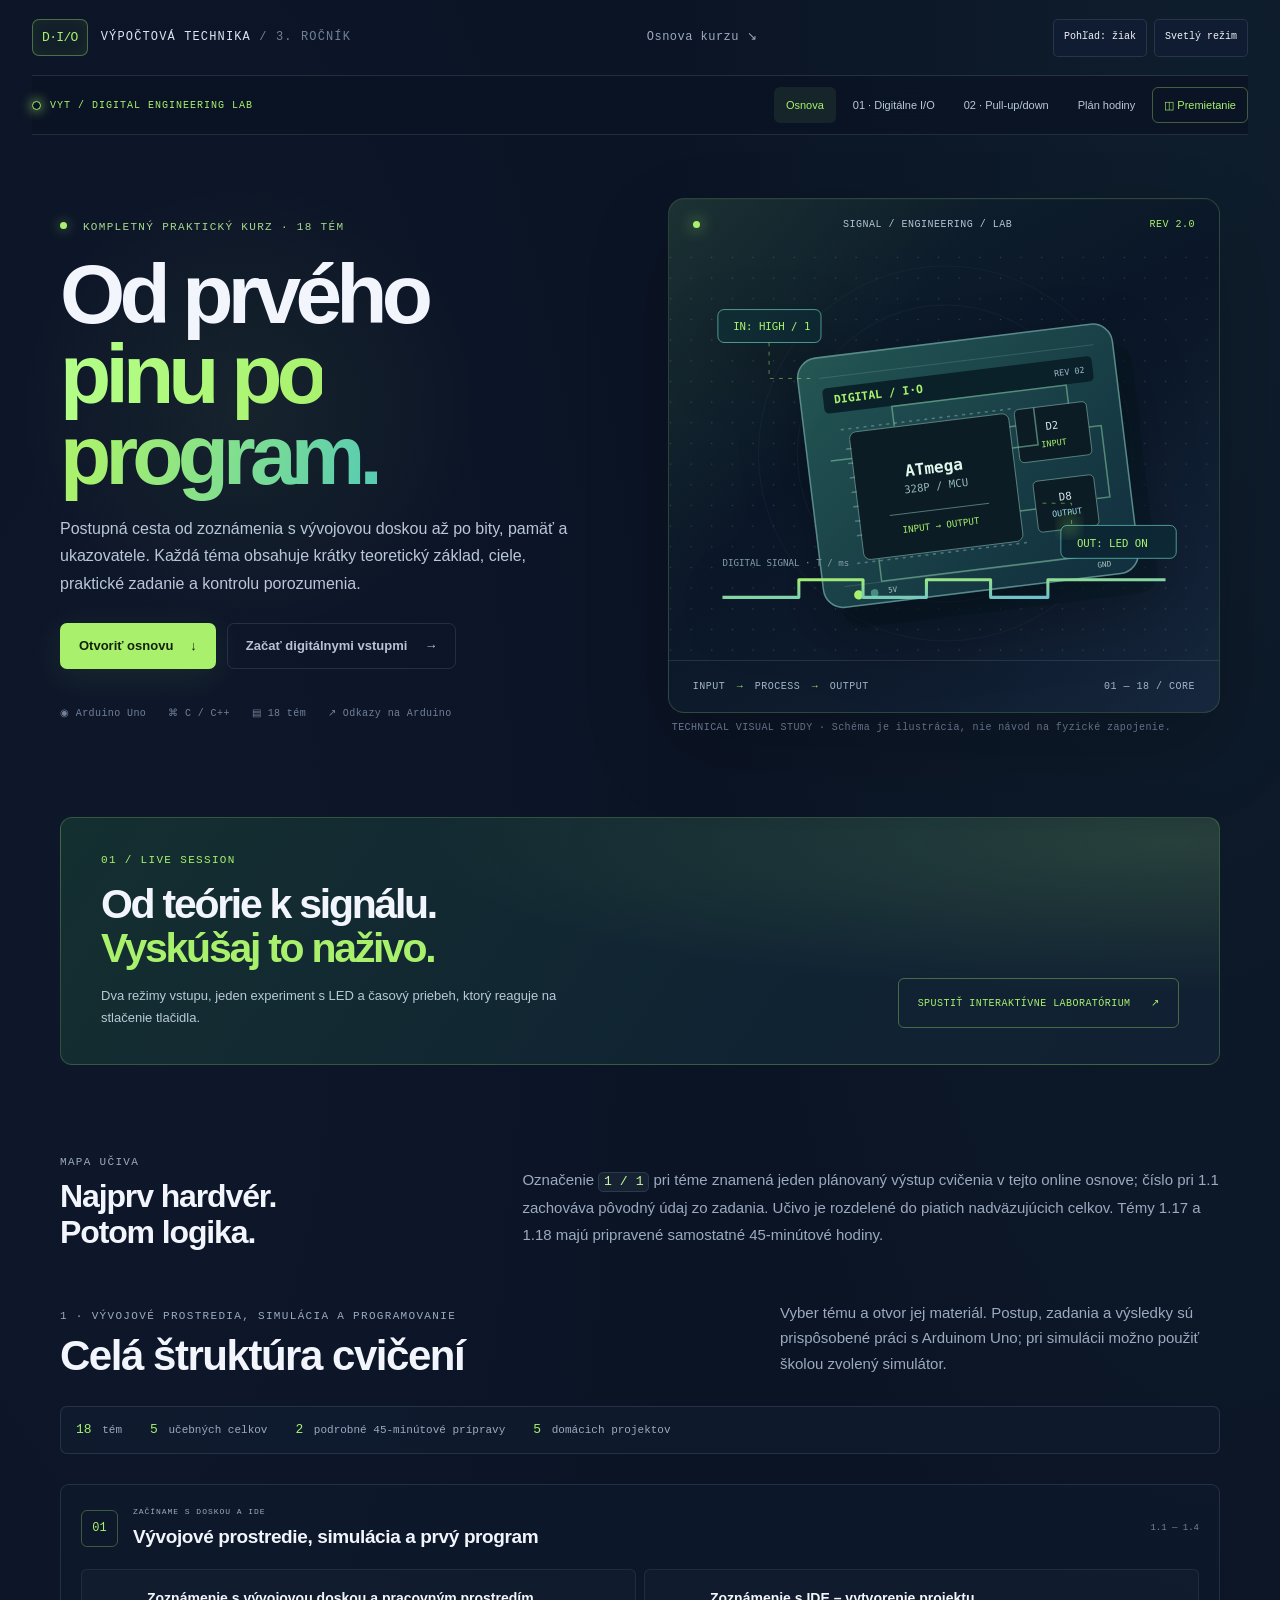
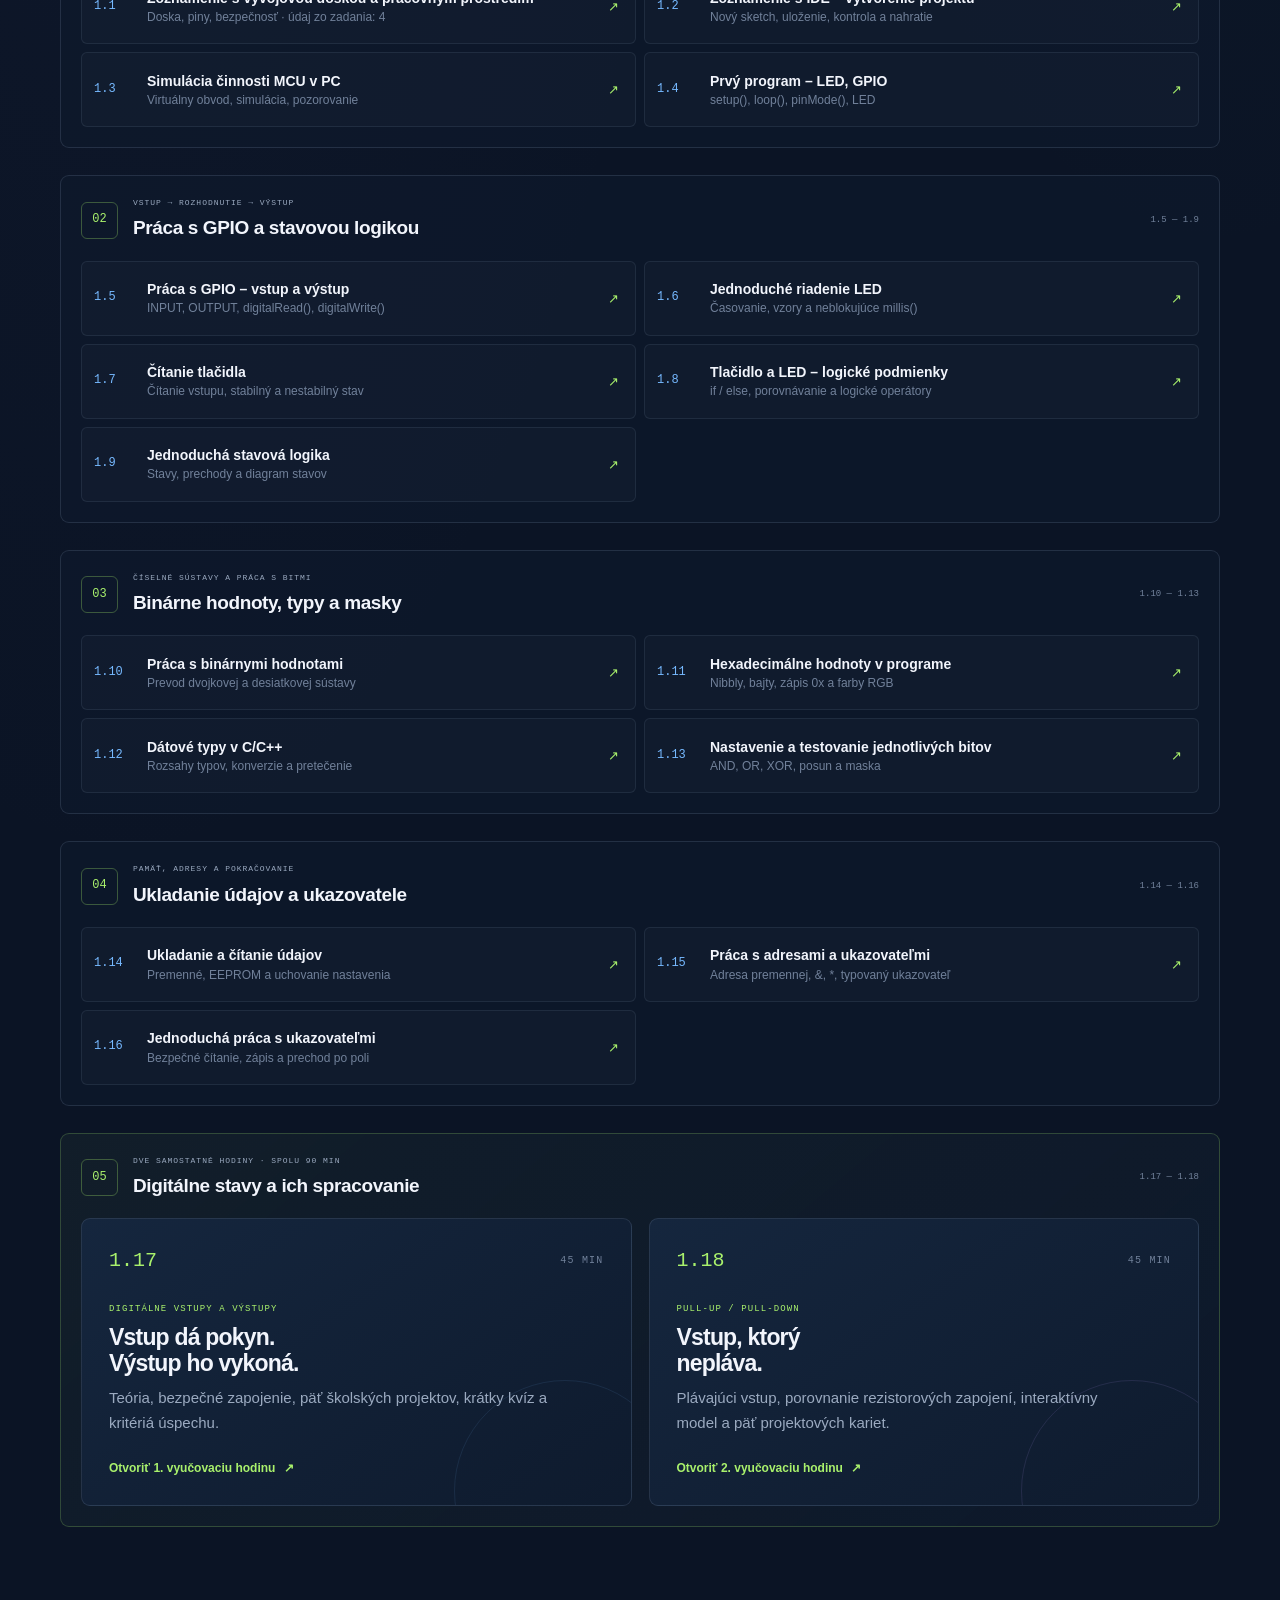
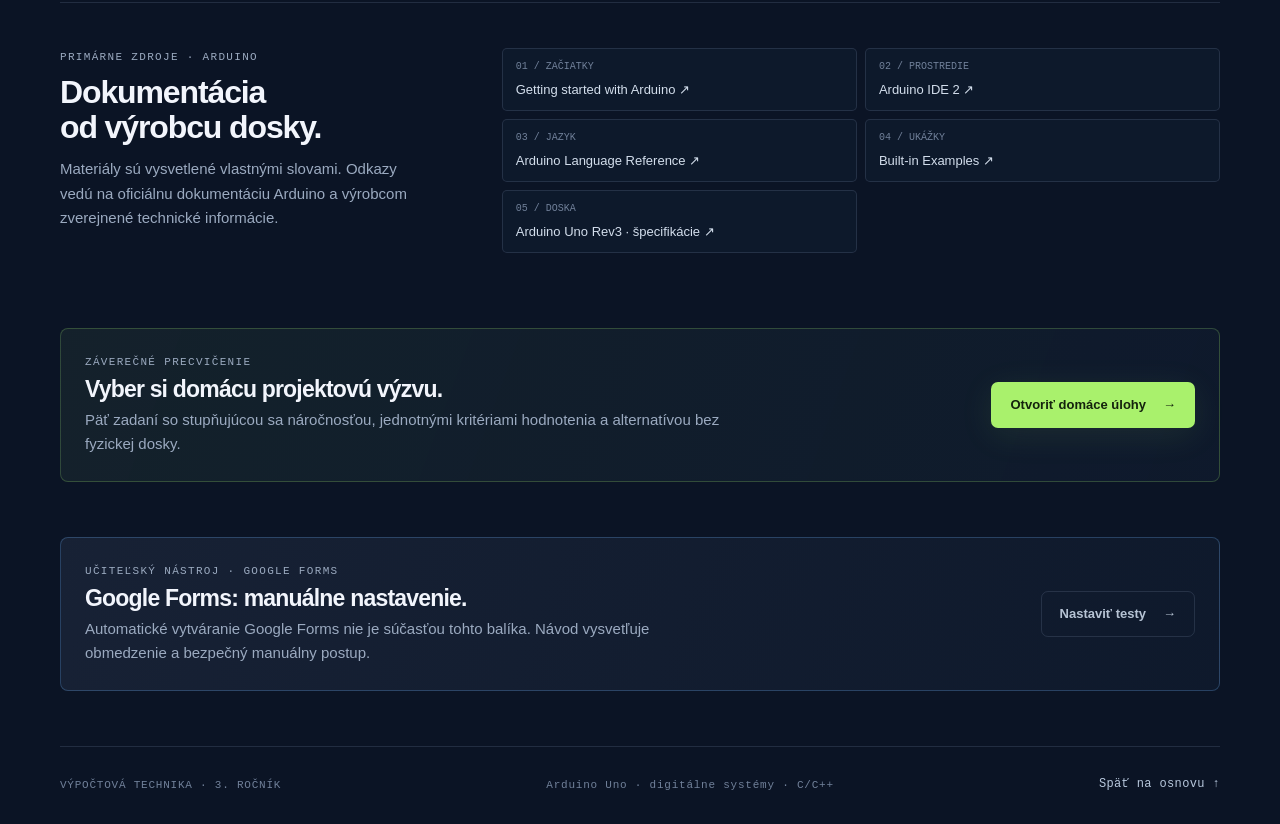
<file: Cvicenie_vypoctova_techgnika/index.html>
<!doctype html>
<html lang="sk">
<head>
  <meta charset="utf-8">
  <meta name="viewport" content="width=device-width, initial-scale=1">
  <meta name="theme-color" content="#0b1425">
  <meta name="description" content="Kompletný prehľad 18 cvičení z vývojových dosiek, Arduina, C/C++, simulácie a digitálnych vstupov a výstupov.">
  <title>Programovanie mikrokontroléra | Výpočtová technika</title>
  <link rel="stylesheet" href="style.css">
  <link rel="stylesheet" href="vyt-2.css">
  <script src="app.js" defer></script>
  <script src="vyt-2.js" defer></script>
</head>
<body>
  <header class="site-header">
    <a class="wordmark" href="index.html" aria-label="Domov">
      <span class="wordmark-icon">D·I/O</span>
      <span>VÝPOČTOVÁ TECHNIKA <span class="wordmark-muted">/ 3. ROČNÍK</span></span>
    </a>
    <a class="header-link" href="#osnova">Osnova kurzu <span aria-hidden="true">↘</span></a>
  </header>
  <main>
    <section class="teacher-notes shell homepage-teacher-notes" data-teacher-only>
      <p class="eyebrow">UČITEĽSKÝ PREHĽAD · SKRYTÉ V POHĽADE ŽIAKA</p>
      <h2>Metodická orientácia v učebnom celku</h2>
      <div class="teacher-notes-grid">
        <article><h3>Nadväznosť učiva</h3><p>Postupujte od orientácie v doske a IDE cez simuláciu, GPIO a podmienky k reprezentácii bitov, typom, EEPROM a ukazovateľom. Cvičenia 1.17 a 1.18 možno využiť ako samostatnú dvojhodinu.</p></article>
        <article><h3>Práca s triedou</h3><p>Pri každom cvičení nech žiak najskôr vysloví predpoveď, následne upraví jednu vec a porovná výsledok s očakávaním. Stránka konkrétnej témy ponúka 45-minútový plán, dôkaz učenia aj rozširujúcu úlohu.</p></article>
        <article><h3>Poznámka k testom</h3><p>Google Forms nie sú v tomto archíve automaticky konfigurované; dostupný je manuálny návod. Tabuľku s menami a známkami nezdieľajte so žiakmi; študentom posielajte iba odkaz na vyplnenie formulára.</p><a class="inline-resource" href="google-formular.html">Otvoriť návod pre Google Forms →</a></article>
      </div>
    </section>
    <section class="course-hero shell">
      <div class="course-hero-copy">
        <p class="eyebrow"><span class="live-dot"></span> KOMPLETNÝ PRAKTICKÝ KURZ · 18 TÉM</p>
        <h1>Od prvého<br><span>pinu po program.</span></h1>
        <p class="hero-lead">Postupná cesta od zoznámenia s vývojovou doskou až po bity, pamäť a ukazovatele. Každá téma obsahuje krátky teoretický základ, ciele, praktické zadanie a kontrolu porozumenia.</p>
        <div class="hero-actions">
          <a class="button button-primary" href="#osnova">Otvoriť osnovu <span aria-hidden="true">↓</span></a>
          <a class="button button-quiet" href="cvicenie-1.html">Začať digitálnymi vstupmi <span aria-hidden="true">→</span></a>
        </div>
        <div class="hero-meta"><span>◉ Arduino Uno</span><span>⌘ C / C++</span><span>▤ 18 tém</span><span>↗ Odkazy na Arduino</span></div>
      </div>
<figure class="vyt-hero-visual" aria-label="Ilustračná interaktívna grafika spracovania digitálneho signálu">
  <div class="vyt-hero-stage">
    <span class="vyt-stage-top"><span class="vyt-stage-beacon"></span> SIGNAL / ENGINEERING / LAB <em>REV 2.0</em></span>
    <img src="assets/hero-signal.svg" alt="Ilustračný elektronický modul s digitálnym vstupom D2, výstupom D8 a LED signalizáciou" width="720" height="520" fetchpriority="high">
    <div class="vyt-stage-bottom"><span>INPUT <b>→</b> PROCESS <b>→</b> OUTPUT</span><span>01 — 18 / CORE</span></div>
  </div>
  <figcaption>TECHNICAL VISUAL STUDY · Schéma je ilustrácia, nie návod na fyzické zapojenie.</figcaption>
</figure>
    </section>

    <section class="shell vyt-lecture-feature" aria-label="Rýchly štart prednášky">
  <div><span class="vyt-feature-index">01 / LIVE SESSION</span><h2>Od teórie k signálu.<br><span>Vyskúšaj to naživo.</span></h2><p>Dva režimy vstupu, jeden experiment s LED a časový priebeh, ktorý reaguje na stlačenie tlačidla.</p></div>
  <a class="vyt-feature-action" href="cvicenie-2.html#laboratorium">SPUSTIŤ INTERAKTÍVNE LABORATÓRIUM <span aria-hidden="true">↗</span></a>
</section>
<section class="shell course-intro">
      <div><p class="eyebrow">MAPA UČIVA</p><h2>Najprv hardvér.<br>Potom logika.</h2></div>
      <p>Označenie <code>1 / 1</code> pri téme znamená jeden plánovaný výstup cvičenia v tejto online osnove; číslo pri 1.1 zachováva pôvodný údaj zo zadania. Učivo je rozdelené do piatich nadväzujúcich celkov. Témy 1.17 a 1.18 majú pripravené samostatné 45-minútové hodiny.</p>
    </section>

    <section class="shell curriculum-section" id="osnova">
      <div class="section-heading"><div><p class="eyebrow">1 · VÝVOJOVÉ PROSTREDIA, SIMULÁCIA A PROGRAMOVANIE</p><h2>Celá štruktúra cvičení</h2></div><p class="section-note">Vyber tému a otvor jej materiál. Postup, zadania a výsledky sú prispôsobené práci s Arduinom Uno; pri simulácii možno použiť školou zvolený simulátor.</p></div>
      <div class="course-stats"><span><strong>18</strong> tém</span><span><strong>5</strong> učebných celkov</span><span><strong>2</strong> podrobné 45-minútové prípravy</span><span><strong>5</strong> domácich projektov</span></div>

      <section class="unit-block">
        <div class="unit-heading"><span class="unit-number">01</span><div><p class="eyebrow">ZAČÍNAME S DOSKOU A IDE</p><h3>Vývojové prostredie, simulácia a prvý program</h3></div><span class="unit-range">1.1 — 1.4</span></div>
        <div class="topic-grid">
          <a class="topic-card" href="lekcia.html?tema=1-1"><span class="topic-number">1.1</span><span class="topic-title">Zoznámenie s vývojovou doskou a pracovným prostredím</span><span class="topic-info">Doska, piny, bezpečnosť · údaj zo zadania: 4</span><span class="topic-arrow">↗</span></a>
          <a class="topic-card" href="lekcia.html?tema=1-2"><span class="topic-number">1.2</span><span class="topic-title">Zoznámenie s IDE – vytvorenie projektu</span><span class="topic-info">Nový sketch, uloženie, kontrola a nahratie</span><span class="topic-arrow">↗</span></a>
          <a class="topic-card" href="lekcia.html?tema=1-3"><span class="topic-number">1.3</span><span class="topic-title">Simulácia činnosti MCU v PC</span><span class="topic-info">Virtuálny obvod, simulácia, pozorovanie</span><span class="topic-arrow">↗</span></a>
          <a class="topic-card" href="lekcia.html?tema=1-4"><span class="topic-number">1.4</span><span class="topic-title">Prvý program – LED, GPIO</span><span class="topic-info">setup(), loop(), pinMode(), LED</span><span class="topic-arrow">↗</span></a>
        </div>
      </section>

      <section class="unit-block">
        <div class="unit-heading"><span class="unit-number">02</span><div><p class="eyebrow">VSTUP → ROZHODNUTIE → VÝSTUP</p><h3>Práca s GPIO a stavovou logikou</h3></div><span class="unit-range">1.5 — 1.9</span></div>
        <div class="topic-grid">
          <a class="topic-card" href="lekcia.html?tema=1-5"><span class="topic-number">1.5</span><span class="topic-title">Práca s GPIO – vstup a výstup</span><span class="topic-info">INPUT, OUTPUT, digitalRead(), digitalWrite()</span><span class="topic-arrow">↗</span></a>
          <a class="topic-card" href="lekcia.html?tema=1-6"><span class="topic-number">1.6</span><span class="topic-title">Jednoduché riadenie LED</span><span class="topic-info">Časovanie, vzory a neblokujúce millis()</span><span class="topic-arrow">↗</span></a>
          <a class="topic-card" href="lekcia.html?tema=1-7"><span class="topic-number">1.7</span><span class="topic-title">Čítanie tlačidla</span><span class="topic-info">Čítanie vstupu, stabilný a nestabilný stav</span><span class="topic-arrow">↗</span></a>
          <a class="topic-card" href="lekcia.html?tema=1-8"><span class="topic-number">1.8</span><span class="topic-title">Tlačidlo a LED – logické podmienky</span><span class="topic-info">if / else, porovnávanie a logické operátory</span><span class="topic-arrow">↗</span></a>
          <a class="topic-card" href="lekcia.html?tema=1-9"><span class="topic-number">1.9</span><span class="topic-title">Jednoduchá stavová logika</span><span class="topic-info">Stavy, prechody a diagram stavov</span><span class="topic-arrow">↗</span></a>
        </div>
      </section>

      <section class="unit-block">
        <div class="unit-heading"><span class="unit-number">03</span><div><p class="eyebrow">ČÍSELNÉ SÚSTAVY A PRÁCA S BITMI</p><h3>Binárne hodnoty, typy a masky</h3></div><span class="unit-range">1.10 — 1.13</span></div>
        <div class="topic-grid">
          <a class="topic-card" href="lekcia.html?tema=1-10"><span class="topic-number">1.10</span><span class="topic-title">Práca s binárnymi hodnotami</span><span class="topic-info">Prevod dvojkovej a desiatkovej sústavy</span><span class="topic-arrow">↗</span></a>
          <a class="topic-card" href="lekcia.html?tema=1-11"><span class="topic-number">1.11</span><span class="topic-title">Hexadecimálne hodnoty v programe</span><span class="topic-info">Nibbly, bajty, zápis 0x a farby RGB</span><span class="topic-arrow">↗</span></a>
          <a class="topic-card" href="lekcia.html?tema=1-12"><span class="topic-number">1.12</span><span class="topic-title">Dátové typy v C/C++</span><span class="topic-info">Rozsahy typov, konverzie a pretečenie</span><span class="topic-arrow">↗</span></a>
          <a class="topic-card" href="lekcia.html?tema=1-13"><span class="topic-number">1.13</span><span class="topic-title">Nastavenie a testovanie jednotlivých bitov</span><span class="topic-info">AND, OR, XOR, posun a maska</span><span class="topic-arrow">↗</span></a>
        </div>
      </section>

      <section class="unit-block">
        <div class="unit-heading"><span class="unit-number">04</span><div><p class="eyebrow">PAMÄŤ, ADRESY A POKRAČOVANIE</p><h3>Ukladanie údajov a ukazovatele</h3></div><span class="unit-range">1.14 — 1.16</span></div>
        <div class="topic-grid">
          <a class="topic-card" href="lekcia.html?tema=1-14"><span class="topic-number">1.14</span><span class="topic-title">Ukladanie a čítanie údajov</span><span class="topic-info">Premenné, EEPROM a uchovanie nastavenia</span><span class="topic-arrow">↗</span></a>
          <a class="topic-card" href="lekcia.html?tema=1-15"><span class="topic-number">1.15</span><span class="topic-title">Práca s adresami a ukazovateľmi</span><span class="topic-info">Adresa premennej, &amp;, *, typovaný ukazovateľ</span><span class="topic-arrow">↗</span></a>
          <a class="topic-card" href="lekcia.html?tema=1-16"><span class="topic-number">1.16</span><span class="topic-title">Jednoduchá práca s ukazovateľmi</span><span class="topic-info">Bezpečné čítanie, zápis a prechod po poli</span><span class="topic-arrow">↗</span></a>
        </div>
      </section>

      <section class="unit-block unit-highlight">
        <div class="unit-heading"><span class="unit-number">05</span><div><p class="eyebrow">DVE SAMOSTATNÉ HODINY · SPOLU 90 MIN</p><h3>Digitálne stavy a ich spracovanie</h3></div><span class="unit-range">1.17 — 1.18</span></div>
        <div class="lesson-grid">
          <article class="lesson-card lesson-card-one"><div class="card-top"><span class="card-number">1.17</span><span class="duration">45 MIN</span></div><p class="card-kicker">DIGITÁLNE VSTUPY A VÝSTUPY</p><h3>Vstup dá pokyn.<br>Výstup ho vykoná.</h3><p>Teória, bezpečné zapojenie, päť školských projektov, krátky kvíz a kritériá úspechu.</p><a class="card-link" href="cvicenie-1.html">Otvoriť 1. vyučovaciu hodinu <span aria-hidden="true">↗</span></a></article>
          <article class="lesson-card lesson-card-two"><div class="card-top"><span class="card-number">1.18</span><span class="duration">45 MIN</span></div><p class="card-kicker">PULL-UP / PULL-DOWN</p><h3>Vstup, ktorý<br>nepláva.</h3><p>Plávajúci vstup, porovnanie rezistorových zapojení, interaktívny model a päť projektových kariet.</p><a class="card-link" href="cvicenie-2.html">Otvoriť 2. vyučovaciu hodinu <span aria-hidden="true">↗</span></a></article>
        </div>
      </section>
    </section>

    <section class="shell resource-section">
      <div class="resource-intro"><p class="eyebrow">PRIMÁRNE ZDROJE · ARDUINO</p><h2>Dokumentácia<br>od výrobcu dosky.</h2><p>Materiály sú vysvetlené vlastnými slovami. Odkazy vedú na oficiálnu dokumentáciu Arduino a výrobcom zverejnené technické informácie.</p></div>
      <div class="resource-links">
        <a href="https://docs.arduino.cc/learn/starting-guide/getting-started-arduino/" target="_blank" rel="noopener noreferrer"><span>01 / ZAČIATKY</span><strong>Getting started with Arduino ↗</strong></a>
        <a href="https://docs.arduino.cc/software/ide-v2/" target="_blank" rel="noopener noreferrer"><span>02 / PROSTREDIE</span><strong>Arduino IDE 2 ↗</strong></a>
        <a href="https://docs.arduino.cc/language-reference/" target="_blank" rel="noopener noreferrer"><span>03 / JAZYK</span><strong>Arduino Language Reference ↗</strong></a>
        <a href="https://docs.arduino.cc/built-in-examples/" target="_blank" rel="noopener noreferrer"><span>04 / UKÁŽKY</span><strong>Built-in Examples ↗</strong></a>
        <a href="https://store.arduino.cc/products/arduino-uno-rev3" target="_blank" rel="noopener noreferrer"><span>05 / DOSKA</span><strong>Arduino Uno Rev3 · špecifikácie ↗</strong></a>
      </div>
    </section>
    <section class="shell homework-callout"><div><p class="eyebrow">ZÁVEREČNÉ PRECVIČENIE</p><h2>Vyber si domácu projektovú výzvu.</h2><p>Päť zadaní so stupňujúcou sa náročnosťou, jednotnými kritériami hodnotenia a alternatívou bez fyzickej dosky.</p></div><a class="button button-primary" href="domace-ulohy.html">Otvoriť domáce úlohy <span aria-hidden="true">→</span></a></section>
    <section class="shell homework-callout quiz-callout"><div><p class="eyebrow">UČITEĽSKÝ NÁSTROJ · GOOGLE FORMS</p><h2>Google Forms: manuálne nastavenie.</h2><p>Automatické vytváranie Google Forms nie je súčasťou tohto balíka. Návod vysvetľuje obmedzenie a bezpečný manuálny postup.</p></div><a class="button button-quiet" href="google-formular.html">Nastaviť testy <span aria-hidden="true">→</span></a></section>
  </main>
  <footer class="site-footer shell"><span>VÝPOČTOVÁ TECHNIKA · 3. ROČNÍK</span><span>Arduino Uno · digitálne systémy · C/C++</span><a href="#osnova">Späť na osnovu ↑</a></footer>
</body>
</html>
</file>
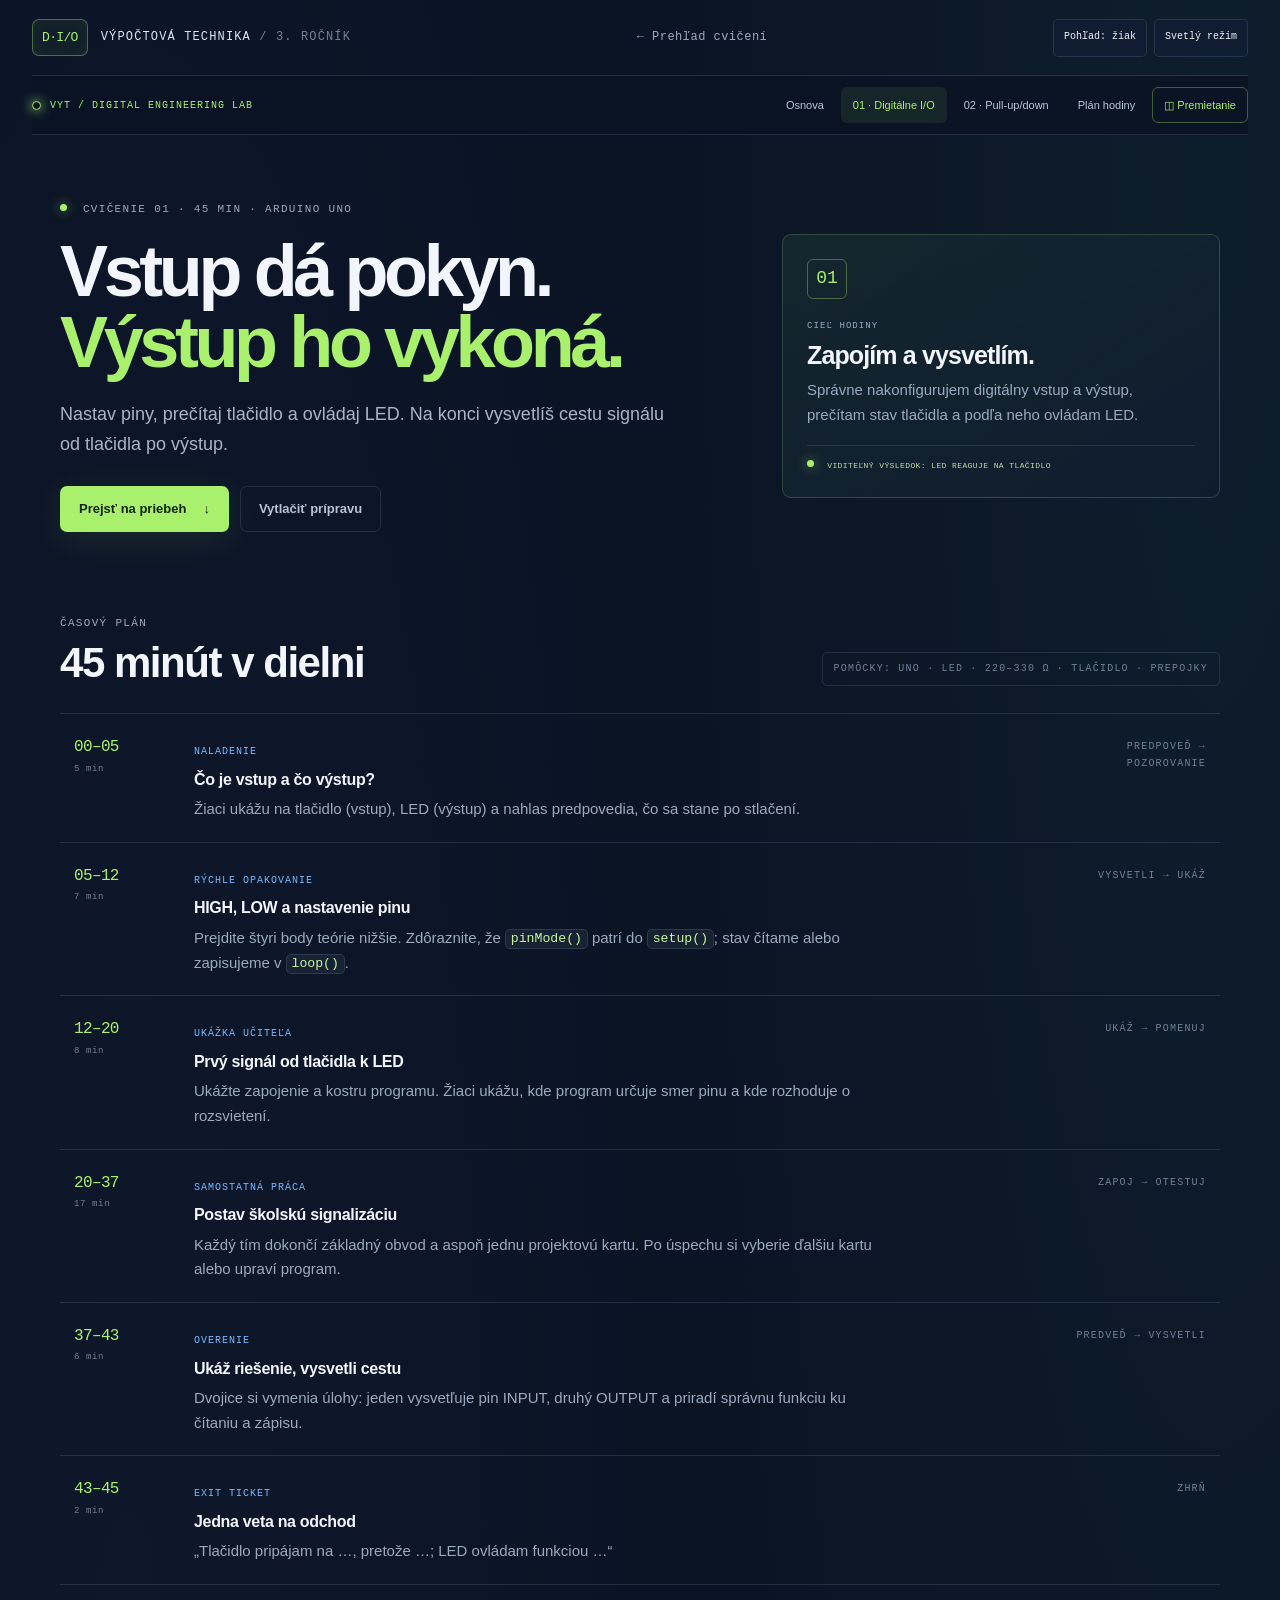
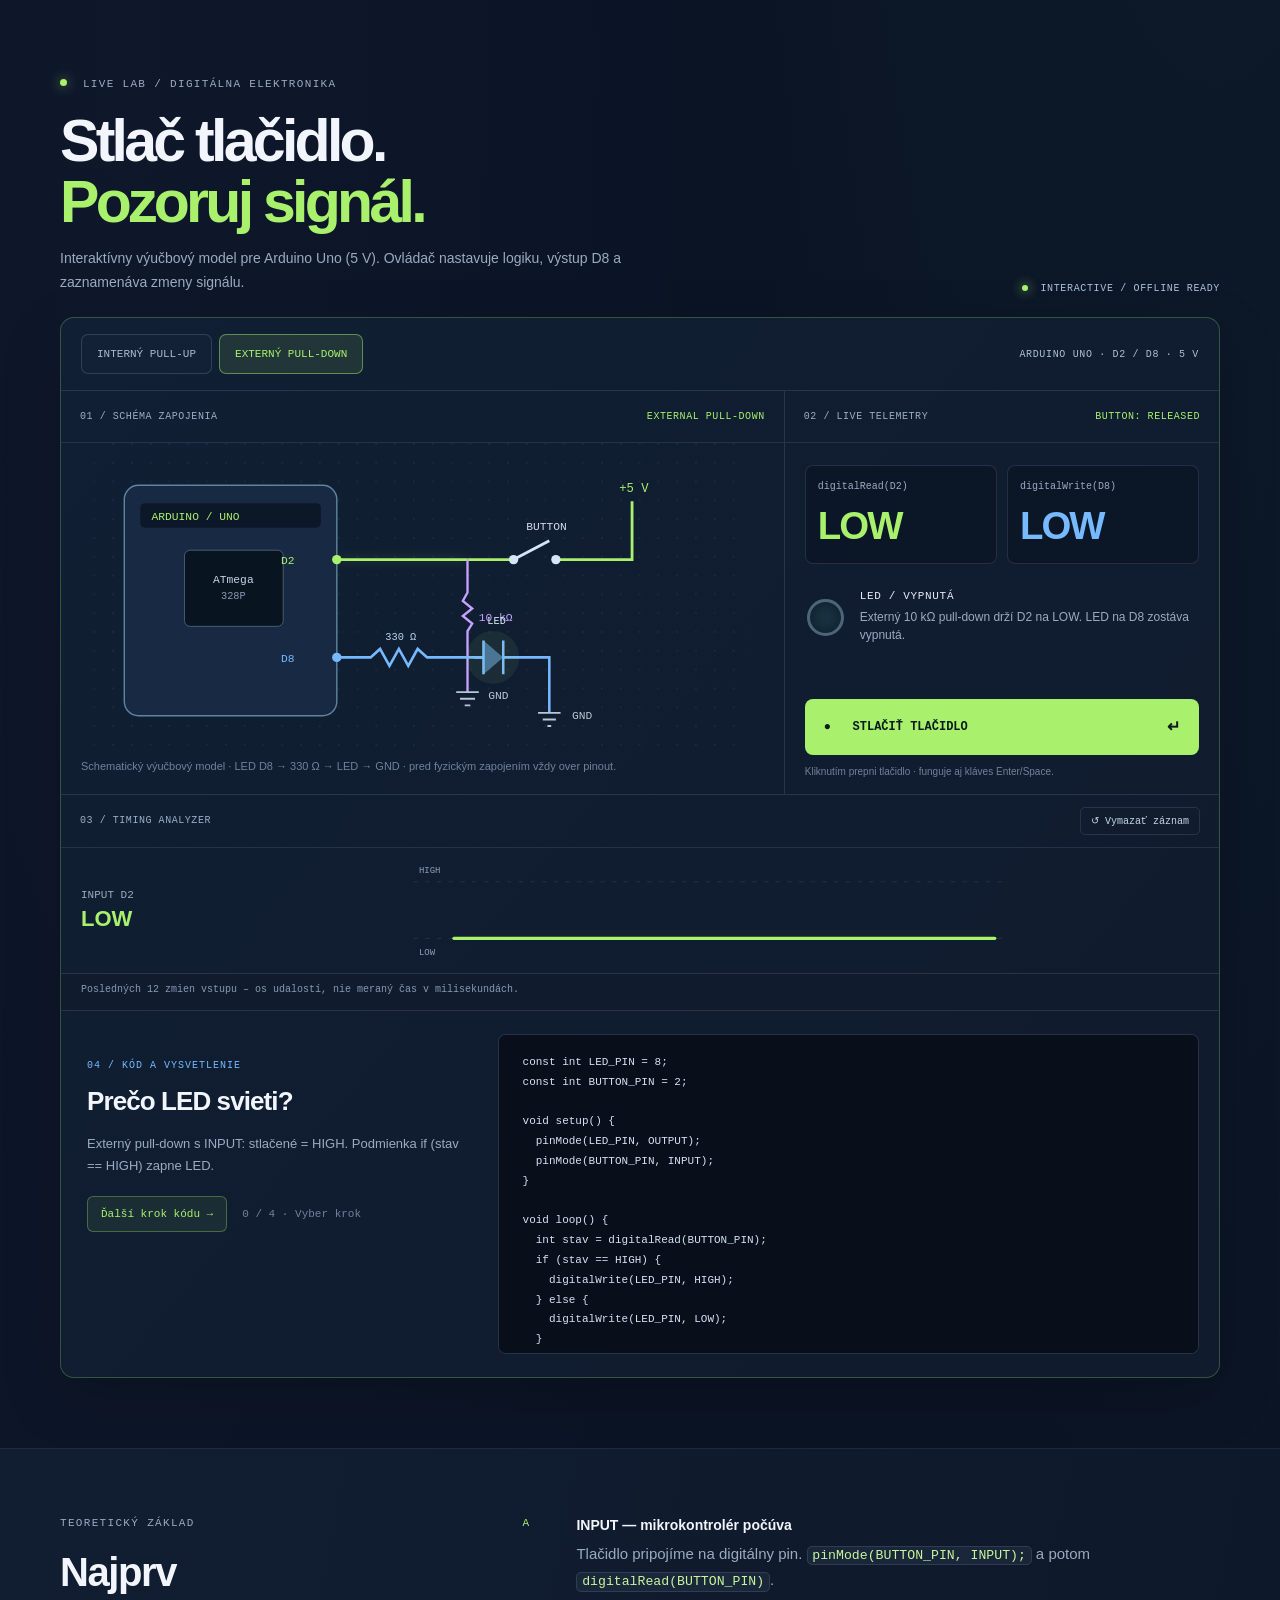
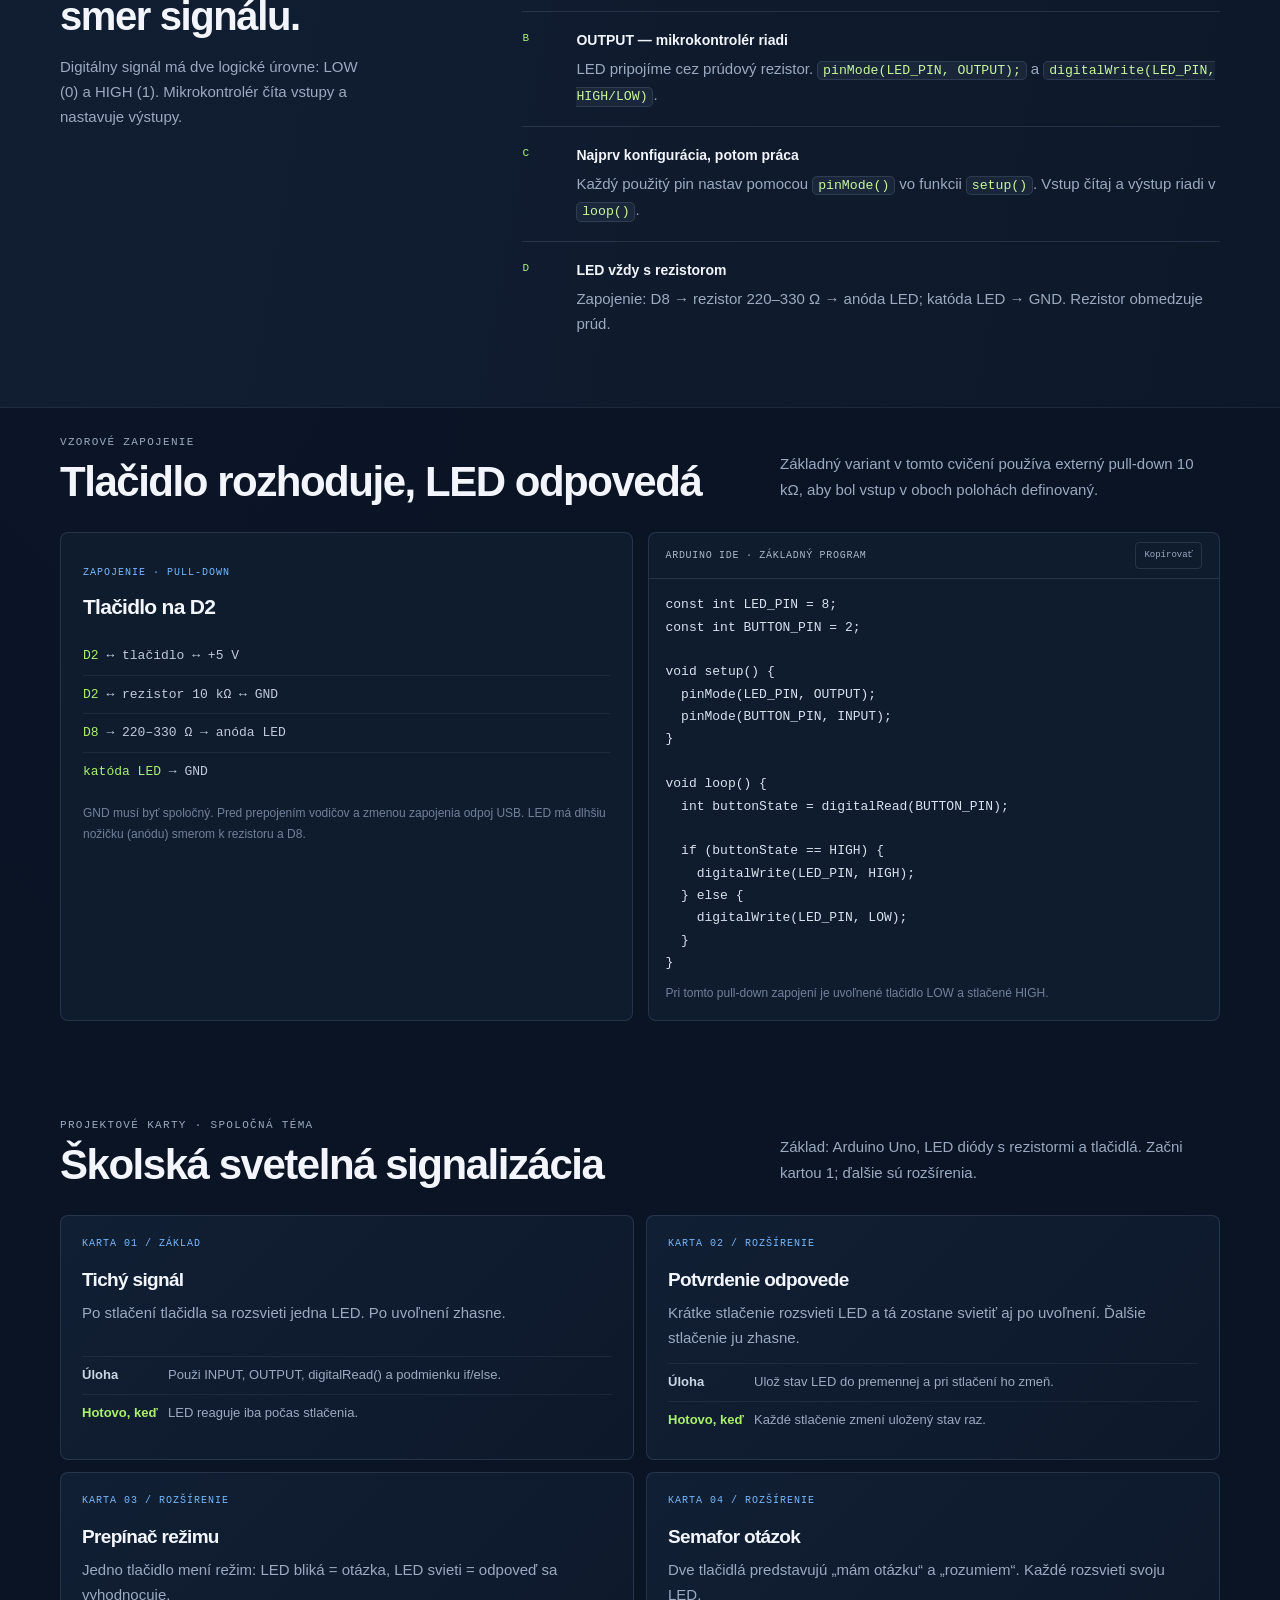
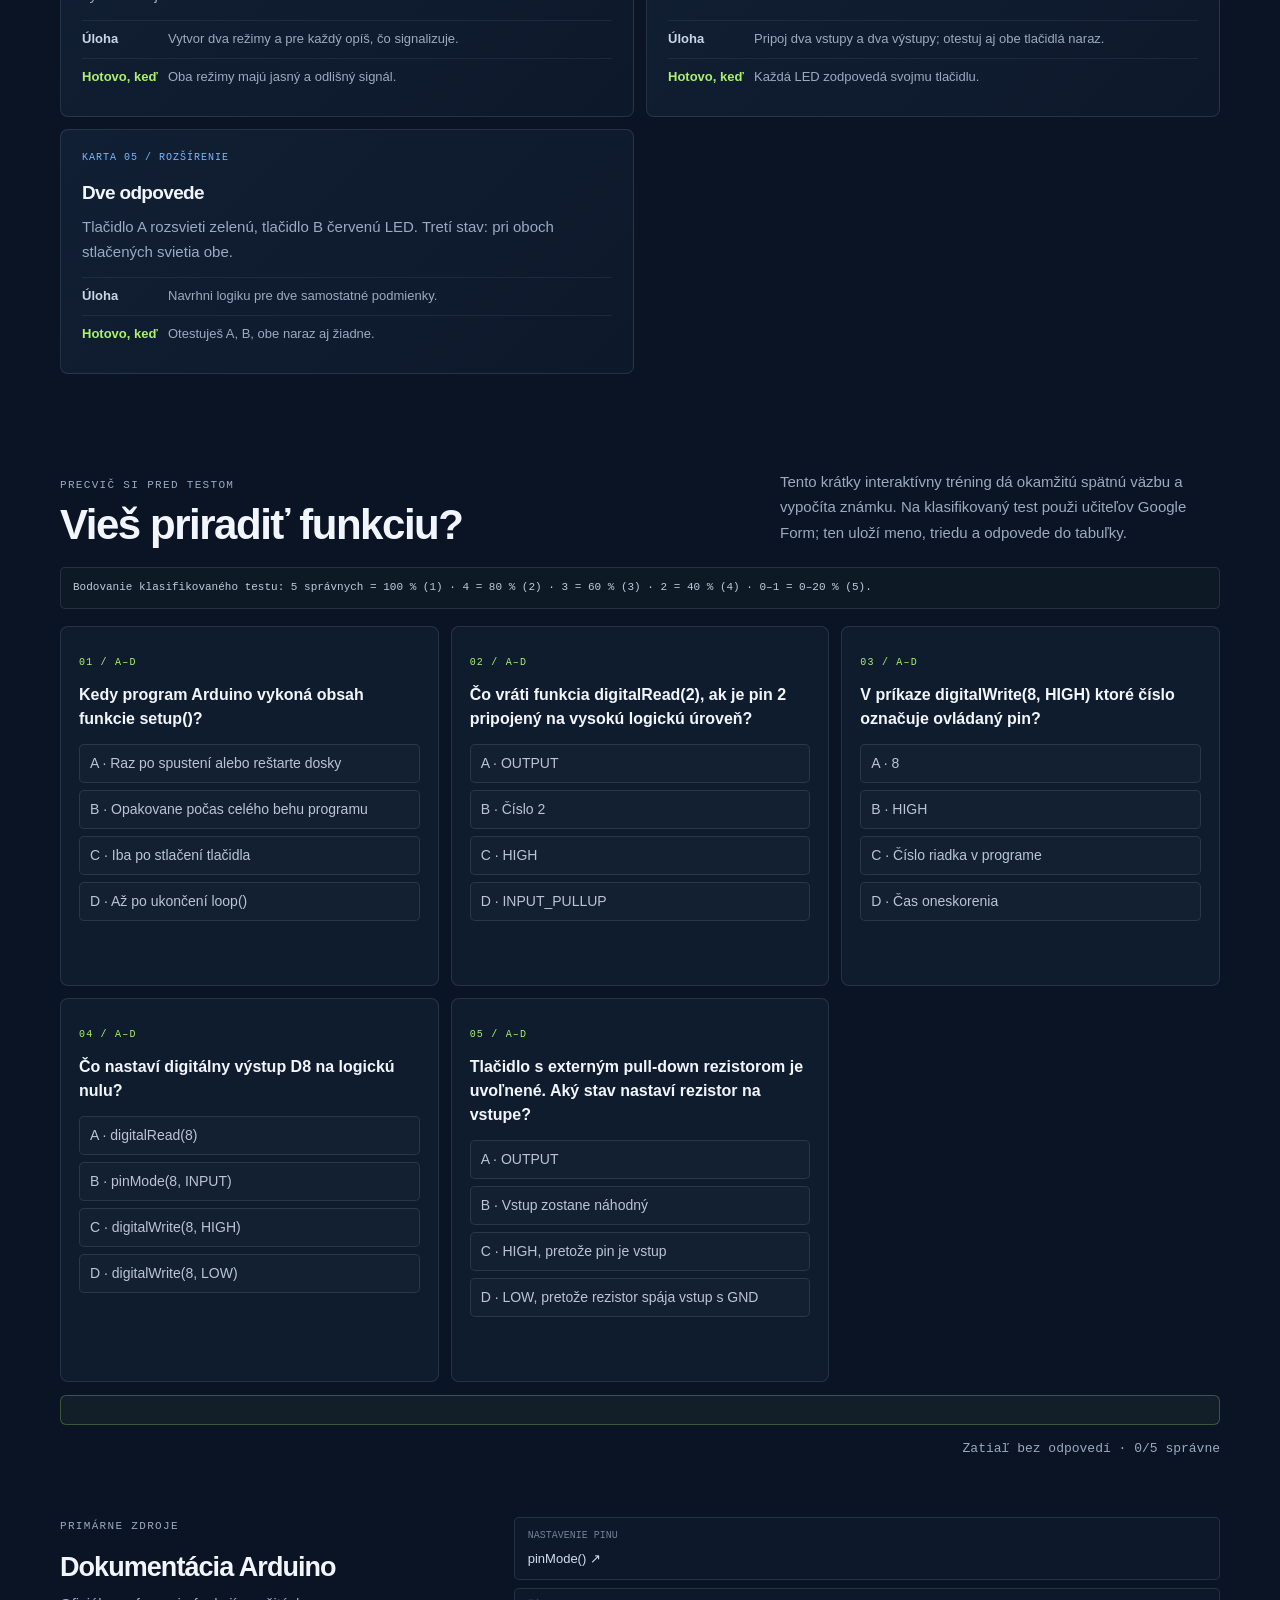
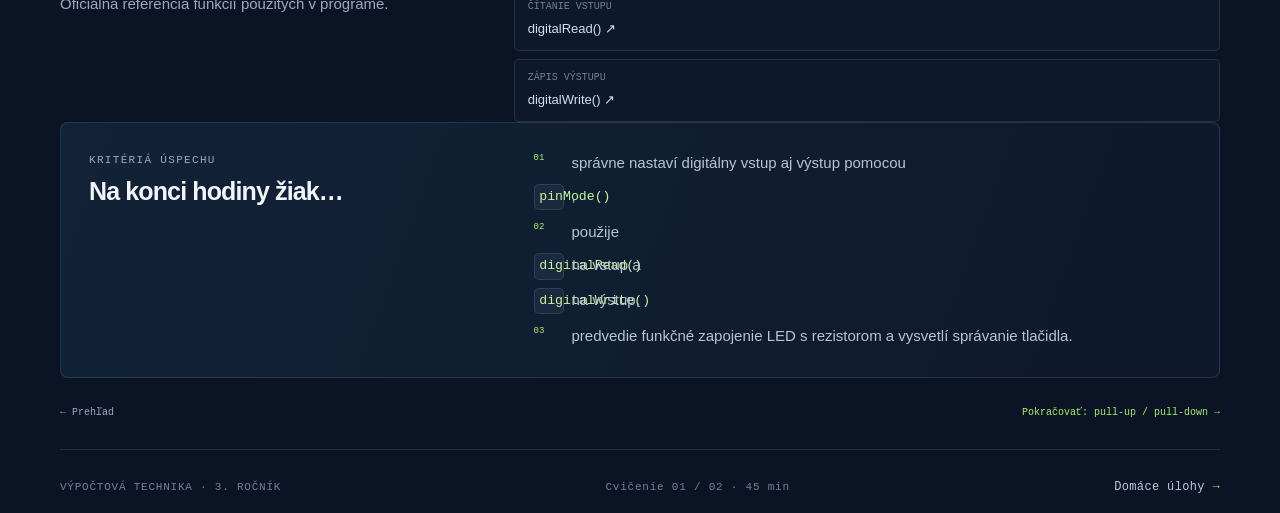
<file: Cvicenie_vypoctova_techgnika/cvicenie-1.html>
<!doctype html>
<html lang="sk">
<head>
  <meta charset="utf-8">
  <meta name="viewport" content="width=device-width, initial-scale=1">
  <meta name="theme-color" content="#0b1425">
  <meta name="description" content="45-minútové praktické cvičenie: digitálne vstupy a výstupy na Arduino Uno.">
  <title>01 — Vstup dá pokyn | Výpočtová technika</title>
  <link rel="stylesheet" href="style.css">
  <link rel="stylesheet" href="vyt-2.css">
  <script src="app.js" defer></script>
  <script src="vyt-2.js" defer></script>
</head>
<body>
  <header class="site-header"><a class="wordmark" href="index.html"><span class="wordmark-icon">D·I/O</span><span>VÝPOČTOVÁ TECHNIKA <span class="wordmark-muted">/ 3. ROČNÍK</span></span></a><a class="header-link" href="index.html">← Prehľad cvičení</a></header>
  <main>
    <section class="lesson-hero shell">
      <div><p class="eyebrow"><span class="live-dot"></span> CVIČENIE 01 · 45 MIN · ARDUINO UNO</p><h1>Vstup dá pokyn.<br><span>Výstup ho vykoná.</span></h1><p class="hero-lead">Nastav piny, prečítaj tlačidlo a ovládaj LED. Na konci vysvetlíš cestu signálu od tlačidla po výstup.</p><div class="hero-actions"><a class="button button-primary" href="#priebeh">Prejsť na priebeh <span aria-hidden="true">↓</span></a><button class="button button-quiet print-button" type="button" data-print>Vytlačiť prípravu</button></div></div>
      <aside class="outcome-card"><span class="outcome-icon">01</span><p class="eyebrow">CIEĽ HODINY</p><h2>Zapojím a vysvetlím.</h2><p>Správne nakonfigurujem digitálny vstup a výstup, prečítam stav tlačidla a podľa neho ovládam LED.</p><div class="success-line"><span class="live-dot"></span> VIDITEĽNÝ VÝSLEDOK: LED REAGUJE NA TLAČIDLO</div></aside>
    </section>

    <section class="shell lesson-section" id="priebeh">
      <div class="section-heading"><div><p class="eyebrow">ČASOVÝ PLÁN</p><h2>45 minút v dielni</h2></div><span class="duration duration-large">POMÔCKY: UNO · LED · 220–330 Ω · TLAČIDLO · PREPOJKY</span></div>
      <div class="timeline">
        <article class="timeline-row"><span class="time">00–05<small>5 min</small></span><div><span class="phase">NALADENIE</span><h3>Čo je vstup a čo výstup?</h3><p>Žiaci ukážu na tlačidlo (vstup), LED (výstup) a nahlas predpovedia, čo sa stane po stlačení.</p></div><span class="teacher-cue">PREDPOVEĎ → POZOROVANIE</span></article>
        <article class="timeline-row"><span class="time">05–12<small>7 min</small></span><div><span class="phase">RÝCHLE OPAKOVANIE</span><h3>HIGH, LOW a nastavenie pinu</h3><p>Prejdite štyri body teórie nižšie. Zdôraznite, že <code>pinMode()</code> patrí do <code>setup()</code>; stav čítame alebo zapisujeme v <code>loop()</code>.</p></div><span class="teacher-cue">VYSVETLI → UKÁŽ</span></article>
        <article class="timeline-row"><span class="time">12–20<small>8 min</small></span><div><span class="phase">UKÁŽKA UČITEĽA</span><h3>Prvý signál od tlačidla k LED</h3><p>Ukážte zapojenie a kostru programu. Žiaci ukážu, kde program určuje smer pinu a kde rozhoduje o rozsvietení.</p></div><span class="teacher-cue">UKÁŽ → POMENUJ</span></article>
        <article class="timeline-row"><span class="time">20–37<small>17 min</small></span><div><span class="phase">SAMOSTATNÁ PRÁCA</span><h3>Postav školskú signalizáciu</h3><p>Každý tím dokončí základný obvod a aspoň jednu projektovú kartu. Po úspechu si vyberie ďalšiu kartu alebo upraví program.</p></div><span class="teacher-cue">ZAPOJ → OTESTUJ</span></article>
        <article class="timeline-row"><span class="time">37–43<small>6 min</small></span><div><span class="phase">OVERENIE</span><h3>Ukáž riešenie, vysvetli cestu</h3><p>Dvojice si vymenia úlohy: jeden vysvetľuje pin INPUT, druhý OUTPUT a priradí správnu funkciu ku čítaniu a zápisu.</p></div><span class="teacher-cue">PREDVEĎ → VYSVETLI</span></article>
        <article class="timeline-row"><span class="time">43–45<small>2 min</small></span><div><span class="phase">EXIT TICKET</span><h3>Jedna veta na odchod</h3><p>„Tlačidlo pripájam na …, pretože …; LED ovládam funkciou …“</p></div><span class="teacher-cue">ZHRŇ</span></article>
      </div>
    </section>

<section class="shell lesson-section vyt-lab-section" id="laboratorium" data-vyt-lab data-vyt-default-mode="pulldown">
  <div class="vyt-lab-heading">
    <div><p class="eyebrow"><span class="live-dot"></span> LIVE LAB / DIGITÁLNA ELEKTRONIKA</p><h2>Stlač tlačidlo.<br><span>Pozoruj signál.</span></h2><p>Interaktívny výučbový model pre Arduino Uno (5 V). Ovládač nastavuje logiku, výstup D8 a zaznamenáva zmeny signálu.</p></div>
    <div class="vyt-lab-live"><span class="vyt-lab-dot"></span> INTERACTIVE / OFFLINE READY</div>
  </div>
  <div class="vyt-lab-shell">
    <div class="vyt-lab-toolbar">
      <div class="vyt-mode-options" role="group" aria-label="Vyber typ zapojenia">
        <button type="button" class="vyt-mode" data-vyt-mode="pullup" aria-pressed="true">INTERNÝ PULL-UP</button>
        <button type="button" class="vyt-mode" data-vyt-mode="pulldown" aria-pressed="false">EXTERNÝ PULL-DOWN</button>
      </div>
      <span class="vyt-lab-board">ARDUINO UNO · D2 / D8 · 5 V</span>
    </div>
    <div class="vyt-lab-grid">
      <div class="vyt-lab-visual">
        <div class="vyt-visual-header"><span>01 / SCHÉMA ZAPOJENIA</span><span data-vyt-circuit-label>INTERNAL PULL-UP</span></div>
        <svg viewBox="0 0 700 335" role="img" aria-labelledby="vyt-schema-title vyt-schema-desc" class="vyt-circuit-svg">
          <title id="vyt-schema-title">Zjednodušená schéma Arduino Uno, tlačidla a LED</title>
          <desc id="vyt-schema-desc">Pri pull-up je tlačidlo medzi D2 a GND; interný rezistor drží HIGH. Pri pull-down je D2 cez rezistor 10 kΩ na GND a tlačidlo na 5 V. LED na D8 je zapojená cez obmedzovací rezistor 330 Ω na GND.</desc>
          <defs><pattern id="vyt-dots" width="20" height="20" patternUnits="userSpaceOnUse"><circle cx="1" cy="1" r=".7" fill="#94a3b8" opacity=".22"/></pattern></defs>
          <rect width="700" height="335" rx="18" fill="url(#vyt-dots)"/>
          <rect x="33" y="45" width="226" height="245" rx="15" fill="#172943" stroke="#6084a0" stroke-width="1.5"/>
          <rect x="50" y="64" width="192" height="26" rx="5" fill="#0c1828"/>
          <text x="62" y="82" fill="#a9f16c" font-size="12" font-family="monospace">ARDUINO / UNO</text>
          <rect x="97" y="114" width="105" height="81" rx="6" fill="#081521" stroke="#4b6176"/>
          <text x="149" y="149" text-anchor="middle" fill="#c7d4e6" font-size="12" font-family="monospace">ATmega</text><text x="149" y="166" text-anchor="middle" fill="#8699b2" font-size="11" font-family="monospace">328P</text>
          <text x="214" y="129" text-anchor="end" fill="#a9f16c" font-size="12" font-family="monospace">D2</text>
          <text x="214" y="233" text-anchor="end" fill="#76b9ff" font-size="12" font-family="monospace">D8</text>
          <circle cx="259" cy="124" r="5" fill="#a9f16c"/><circle cx="259" cy="228" r="5" fill="#76b9ff"/>
          <path d="M259 124 H398" stroke="#a9f16c" stroke-width="3" fill="none" class="vyt-circuit-input"/>
          <g data-vyt-svg="pullup">
            <path d="M398 124 H447 M492 124 H572 V270" stroke="#a9f16c" stroke-width="3" fill="none"/>
            <circle cx="447" cy="124" r="5" fill="#d7e6f5"/><circle cx="492" cy="124" r="5" fill="#d7e6f5"/>
            <path d="M447 124 L485 104" stroke="#d7e6f5" stroke-width="3" data-vyt-switch/>
            <text x="486" y="92" text-anchor="middle" fill="#d0dded" font-size="12" font-family="monospace">BUTTON</text>
            <path d="M560 270 H584 M564 277 H580 M569 284 H575" stroke="#b8c7d7" stroke-width="2"/>
            <text x="598" y="275" fill="#b8c7d7" font-size="12" font-family="monospace">GND</text>
            <rect x="48" y="255" width="186" height="32" rx="5" fill="#213950" stroke="#47607b"/>
            <text x="141" y="275" text-anchor="middle" fill="#a9f16c" font-size="11" font-family="monospace">5 V → PULL-UP → D2</text>
          </g>
          <g data-vyt-svg="pulldown" style="display:none">
            <path d="M398 124 H447 M492 124 H573 V62" stroke="#a9f16c" stroke-width="3" fill="none"/>
            <circle cx="447" cy="124" r="5" fill="#d7e6f5"/><circle cx="492" cy="124" r="5" fill="#d7e6f5"/>
            <path d="M447 124 L485 104" stroke="#d7e6f5" stroke-width="3" data-vyt-switch/>
            <text x="482" y="92" text-anchor="middle" fill="#d0dded" font-size="12" font-family="monospace">BUTTON</text>
            <text x="575" y="52" text-anchor="middle" fill="#a9f16c" font-size="13" font-family="monospace">+5 V</text>
            <path d="M398 124 V159 L393 168 L403 176 L393 184 L403 192 L398 200 V265" stroke="#c5a2ff" stroke-width="2.5" fill="none"/>
            <text x="410" y="189" fill="#c5a2ff" font-size="12" font-family="monospace">10 kΩ</text>
            <path d="M386 265 H410 M390 272 H406 M395 279 H401" stroke="#b8c7d7" stroke-width="2"/>
            <text x="420" y="272" fill="#b8c7d7" font-size="12" font-family="monospace">GND</text>
          </g>
          <path d="M259 228 H295 L305 219 L315 237 L325 219 L335 237 L345 219 L355 228 H415" stroke="#76b9ff" stroke-width="2.8" fill="none"/>
          <text x="327" y="209" text-anchor="middle" fill="#b9d1ee" font-family="monospace" font-size="11">330 Ω</text>
          <path d="M415 210 V246 M436 210 V246 M415 228 H405 M436 228 H485 V287" stroke="#76b9ff" stroke-width="2.7" fill="none"/>
          <path d="M415 210 L436 228 L415 246 Z" fill="#76b9ff" opacity=".5"/>
          <circle cx="425" cy="228" r="28" fill="#a9f16c" opacity=".07" data-vyt-led-glow/>
          <path d="M473 287 H497 M478 294 H492 M483 301 H487" stroke="#b8c7d7" stroke-width="2"/>
          <text x="509" y="293" fill="#b8c7d7" font-size="12" font-family="monospace">GND</text>
          <text x="429" y="193" text-anchor="middle" fill="#d9e9f5" font-size="11" font-family="monospace">LED</text>
        </svg>
        <p class="vyt-visual-caption">Schematický výučbový model · LED D8 → 330 Ω → LED → GND · pred fyzickým zapojením vždy over pinout.</p>
      </div>
      <div class="vyt-lab-dashboard">
        <div class="vyt-visual-header"><span>02 / LIVE TELEMETRY</span><span data-vyt-event>ČAKÁM NA VSTUP</span></div>
        <div class="vyt-state-box"><div><span>digitalRead(D2)</span><strong data-vyt-state>HIGH</strong></div><div><span>digitalWrite(D8)</span><strong data-vyt-output>LOW</strong></div></div>
        <div class="vyt-indicator-row"><div class="vyt-led-indicator" data-vyt-led aria-hidden="true"></div><div><b data-vyt-led-label>LED / VYPNUTÁ</b><small data-vyt-explanation>Tlačidlo je uvoľnené. Vstup drží interný pull-up.</small></div></div>
        <button class="vyt-press" type="button" data-vyt-press aria-pressed="false">● &nbsp; STLAČIŤ TLAČIDLO <span>↵</span></button>
        <div class="vyt-lab-hint">Kliknutím prepni tlačidlo · funguje aj kláves Enter/Space.</div>
      </div>
    </div>
    <div class="vyt-wave-panel"><div class="vyt-visual-header"><span>03 / TIMING ANALYZER</span><button type="button" class="vyt-reset" data-vyt-reset>↺ Vymazať záznam</button></div>
      <div class="vyt-wave-body"><div class="vyt-wave-caption"><span>INPUT D2</span><strong data-vyt-wave-label>HIGH</strong></div><svg viewBox="0 0 660 128" class="vyt-wave-svg" role="img" aria-label="Časový priebeh logickej úrovne na pine D2"><path d="M0 32 H660 M0 95 H660" stroke="#63748b" stroke-opacity=".25" stroke-dasharray="5 8"/><text x="6" y="22" fill="#8c9eb6" font-size="10" font-family="monospace">HIGH</text><text x="6" y="113" fill="#8c9eb6" font-size="10" font-family="monospace">LOW</text><path data-vyt-wave d="M45 32 H650" fill="none" stroke="#a9f16c" stroke-width="3.5" stroke-linecap="round" stroke-linejoin="round"/></svg></div>
    </div>
    <p class="vyt-wave-disclaimer">Posledných 12 zmien vstupu – os udalostí, nie meraný čas v milisekundách.</p>
    <div class="vyt-code-guide"><div><p class="phase">04 / KÓD A VYSVETLENIE</p><h3>Prečo LED svieti?</h3><p data-vyt-why>V režime INPUT_PULLUP je stlačenie tlačidla logická nula. LED sa rozsvieti pri LOW.</p><div class="vyt-code-actions"><button type="button" data-vyt-step>Ďalší krok kódu →</button><span data-vyt-step-label>0 / 4</span></div></div><pre class="vyt-live-code"><code data-vyt-code aria-label="Ukážkový Arduino kód"></code></pre></div>
  </div>
</section>

    <section class="theory-band">
      <div class="shell theory-layout">
        <div class="theory-intro"><p class="eyebrow">TEORETICKÝ ZÁKLAD</p><h2>Najprv<br>smer signálu.</h2><p>Digitálny signál má dve logické úrovne: LOW (0) a HIGH (1). Mikrokontrolér číta vstupy a nastavuje výstupy.</p></div>
        <div class="theory-list">
          <article class="theory-item"><span class="theory-index">A</span><div><h3>INPUT — mikrokontrolér počúva</h3><p>Tlačidlo pripojíme na digitálny pin. <code>pinMode(BUTTON_PIN, INPUT);</code> a potom <code>digitalRead(BUTTON_PIN)</code>.</p></div></article>
          <article class="theory-item"><span class="theory-index">B</span><div><h3>OUTPUT — mikrokontrolér riadi</h3><p>LED pripojíme cez prúdový rezistor. <code>pinMode(LED_PIN, OUTPUT);</code> a <code>digitalWrite(LED_PIN, HIGH/LOW)</code>.</p></div></article>
          <article class="theory-item"><span class="theory-index">C</span><div><h3>Najprv konfigurácia, potom práca</h3><p>Každý použitý pin nastav pomocou <code>pinMode()</code> vo funkcii <code>setup()</code>. Vstup čítaj a výstup riadi v <code>loop()</code>.</p></div></article>
          <article class="theory-item"><span class="theory-index">D</span><div><h3>LED vždy s rezistorom</h3><p>Zapojenie: D8 → rezistor 220–330 Ω → anóda LED; katóda LED → GND. Rezistor obmedzuje prúd.</p></div></article>
        </div>
      </div>
    </section>

    <section class="shell lesson-section">
      <div class="section-heading"><div><p class="eyebrow">VZOROVÉ ZAPOJENIE</p><h2>Tlačidlo rozhoduje, LED odpovedá</h2></div><p class="section-note">Základný variant v tomto cvičení používa externý pull-down 10 kΩ, aby bol vstup v oboch polohách definovaný.</p></div>
      <div class="wiring-grid">
        <article class="panel"><span class="phase">ZAPOJENIE · PULL-DOWN</span><h3>Tlačidlo na D2</h3><div class="wiring-lines"><p><span>D2</span> ↔ tlačidlo ↔ +5 V</p><p><span>D2</span> ↔ rezistor 10 kΩ ↔ GND</p><p><span>D8</span> → 220–330 Ω → anóda LED</p><p><span>katóda LED</span> → GND</p></div><p class="fine-print">GND musí byť spoločný. Pred prepojením vodičov a zmenou zapojenia odpoj USB. LED má dlhšiu nožičku (anódu) smerom k rezistoru a D8.</p></article>
        <article class="panel code-panel"><div class="code-heading"><span>ARDUINO IDE · ZÁKLADNÝ PROGRAM</span><button class="copy-button" type="button" data-copy="code-one">Kopírovať</button></div><pre><code id="code-one">const int LED_PIN = 8;
const int BUTTON_PIN = 2;

void setup() {
  pinMode(LED_PIN, OUTPUT);
  pinMode(BUTTON_PIN, INPUT);
}

void loop() {
  int buttonState = digitalRead(BUTTON_PIN);

  if (buttonState == HIGH) {
    digitalWrite(LED_PIN, HIGH);
  } else {
    digitalWrite(LED_PIN, LOW);
  }
}</code></pre><p class="fine-print">Pri tomto pull-down zapojení je uvoľnené tlačidlo LOW a stlačené HIGH.</p></article>
      </div>
    </section>

    <section class="shell lesson-section">
      <div class="section-heading"><div><p class="eyebrow">PROJEKTOVÉ KARTY · SPOLOČNÁ TÉMA</p><h2>Školská svetelná signalizácia</h2></div><p class="section-note">Základ: Arduino Uno, LED diódy s rezistormi a tlačidlá. Začni kartou 1; ďalšie sú rozšírenia.</p></div>
      <div class="project-grid">
        <article class="project-card"><span class="project-number">KARTA 01 / ZÁKLAD</span><h3>Tichý signál</h3><p>Po stlačení tlačidla sa rozsvieti jedna LED. Po uvoľnení zhasne.</p><div class="task-line"><strong>Úloha</strong><span>Použi INPUT, OUTPUT, digitalRead() a podmienku if/else.</span></div><div class="check-line"><strong>Hotovo, keď</strong><span>LED reaguje iba počas stlačenia.</span></div></article>
        <article class="project-card"><span class="project-number">KARTA 02 / ROZŠÍRENIE</span><h3>Potvrdenie odpovede</h3><p>Krátke stlačenie rozsvieti LED a tá zostane svietiť aj po uvoľnení. Ďalšie stlačenie ju zhasne.</p><div class="task-line"><strong>Úloha</strong><span>Ulož stav LED do premennej a pri stlačení ho zmeň.</span></div><div class="check-line"><strong>Hotovo, keď</strong><span>Každé stlačenie zmení uložený stav raz.</span></div></article>
        <article class="project-card"><span class="project-number">KARTA 03 / ROZŠÍRENIE</span><h3>Prepínač režimu</h3><p>Jedno tlačidlo mení režim: LED bliká = otázka, LED svieti = odpoveď sa vyhodnocuje.</p><div class="task-line"><strong>Úloha</strong><span>Vytvor dva režimy a pre každý opíš, čo signalizuje.</span></div><div class="check-line"><strong>Hotovo, keď</strong><span>Oba režimy majú jasný a odlišný signál.</span></div></article>
        <article class="project-card"><span class="project-number">KARTA 04 / ROZŠÍRENIE</span><h3>Semafor otázok</h3><p>Dve tlačidlá predstavujú „mám otázku“ a „rozumiem“. Každé rozsvieti svoju LED.</p><div class="task-line"><strong>Úloha</strong><span>Pripoj dva vstupy a dva výstupy; otestuj aj obe tlačidlá naraz.</span></div><div class="check-line"><strong>Hotovo, keď</strong><span>Každá LED zodpovedá svojmu tlačidlu.</span></div></article>
        <article class="project-card"><span class="project-number">KARTA 05 / ROZŠÍRENIE</span><h3>Dve odpovede</h3><p>Tlačidlo A rozsvieti zelenú, tlačidlo B červenú LED. Tretí stav: pri oboch stlačených svietia obe.</p><div class="task-line"><strong>Úloha</strong><span>Navrhni logiku pre dve samostatné podmienky.</span></div><div class="check-line"><strong>Hotovo, keď</strong><span>Otestuješ A, B, obe naraz aj žiadne.</span></div></article>
        <article class="project-card teacher-card"><span class="project-number">PRE UČITEĽA / DIFERENCIÁCIA</span><h3>Podpora aj výzva</h3><p>Podpora: pripravená kostra kódu a pinová tabuľka. Základ: karta 1. Výzva: karta 4 alebo 5, premenná a zdôvodnenie výberu pinov.</p><div class="task-line"><strong>Formujúca spätná väzba</strong><span>„Ktorý pin číta? Ktorý pin riadi? Ako to vieš?“</span></div></article>
      </div>
    </section>

    <section class="teacher-notes shell" data-teacher-only>
      <p class="eyebrow">UČITEĽSKÉ POZNÁMKY · SKRYTÉ V POHĽADE ŽIAKA</p>
      <h2>Metodické vedenie hodiny</h2>
      <div class="teacher-notes-grid">
        <article><h3>Pred začiatkom</h3><p>Pripravte pre každú dvojicu Arduino Uno, LED, tlačidlo, rezistor LED 220–330 Ω, pull-down rezistor 10 kΩ a prepojovacie vodiče. Skontrolujte spoločnú GND a dohodnite pravidlo: káble sa menia len pri odpojenej USB napájacej šnúre.</p></article>
        <article><h3>Formujúce otázky</h3><p>Pred zapojením: „Ktorý pin bude počúvať? Ktorý bude riadiť? Aký stav očakávaš pred stlačením?“ Po zapojení: „Ktorý riadok načíta vstup a ktorý nastaví LED?“</p></article>
        <article><h3>Diferenciácia a dôkaz učenia</h3><p>Podpora: tabuľka pin → režim → funkcia a čiastočne pripravená kostra kódu. Základ: Karta 01. Rozšírenie: prepínanie stavov alebo dve tlačidlá. Úspech: žiak predvedie obe polohy a vysvetlí INPUT, OUTPUT aj prúdový rezistor.</p></article>
      </div>
    </section>

    <section class="shell lesson-section compact-section">
      <div class="section-heading"><div><p class="eyebrow">PRECVIČ SI PRED TESTOM</p><h2>Vieš priradiť funkciu?</h2></div><p class="section-note">Tento krátky interaktívny tréning dá okamžitú spätnú väzbu a vypočíta známku. Na klasifikovaný test použi učiteľov Google Form; ten uloží meno, triedu a odpovede do tabuľky.</p></div>
      <p class="quiz-grade-guide">Bodovanie klasifikovaného testu: 5 správnych = 100 % (1) · 4 = 80 % (2) · 3 = 60 % (3) · 2 = 40 % (4) · 0–1 = 0–20 % (5).</p>
      <div class="quiz-grid">
        <article class="quiz-card" data-quiz="one"><span class="question-number">01 / A–D</span><h3>Kedy program Arduino vykoná obsah funkcie setup()?</h3><div class="answer-list"><button type="button" data-answer="correct">A · Raz po spustení alebo reštarte dosky</button><button type="button" data-answer="wrong">B · Opakovane počas celého behu programu</button><button type="button" data-answer="wrong">C · Iba po stlačení tlačidla</button><button type="button" data-answer="wrong">D · Až po ukončení loop()</button></div><p class="feedback" aria-live="polite"></p></article>
        <article class="quiz-card" data-quiz="two"><span class="question-number">02 / A–D</span><h3>Čo vráti funkcia digitalRead(2), ak je pin 2 pripojený na vysokú logickú úroveň?</h3><div class="answer-list"><button type="button" data-answer="wrong">A · OUTPUT</button><button type="button" data-answer="wrong">B · Číslo 2</button><button type="button" data-answer="correct">C · HIGH</button><button type="button" data-answer="wrong">D · INPUT_PULLUP</button></div><p class="feedback" aria-live="polite"></p></article>
        <article class="quiz-card" data-quiz="three"><span class="question-number">03 / A–D</span><h3>V príkaze digitalWrite(8, HIGH) ktoré číslo označuje ovládaný pin?</h3><div class="answer-list"><button type="button" data-answer="correct">A · 8</button><button type="button" data-answer="wrong">B · HIGH</button><button type="button" data-answer="wrong">C · Číslo riadka v programe</button><button type="button" data-answer="wrong">D · Čas oneskorenia</button></div><p class="feedback" aria-live="polite"></p></article>
        <article class="quiz-card" data-quiz="four"><span class="question-number">04 / A–D</span><h3>Čo nastaví digitálny výstup D8 na logickú nulu?</h3><div class="answer-list"><button type="button" data-answer="wrong">A · digitalRead(8)</button><button type="button" data-answer="wrong">B · pinMode(8, INPUT)</button><button type="button" data-answer="wrong">C · digitalWrite(8, HIGH)</button><button type="button" data-answer="correct">D · digitalWrite(8, LOW)</button></div><p class="feedback" aria-live="polite"></p></article>
        <article class="quiz-card" data-quiz="five"><span class="question-number">05 / A–D</span><h3>Tlačidlo s externým pull-down rezistorom je uvoľnené. Aký stav nastaví rezistor na vstupe?</h3><div class="answer-list"><button type="button" data-answer="wrong">A · OUTPUT</button><button type="button" data-answer="wrong">B · Vstup zostane náhodný</button><button type="button" data-answer="wrong">C · HIGH, pretože pin je vstup</button><button type="button" data-answer="correct">D · LOW, pretože rezistor spája vstup s GND</button></div><p class="feedback" aria-live="polite"></p></article>
      </div>
      <section class="quiz-result" data-quiz-result hidden aria-live="polite"></section>
      <p class="score-line" data-score aria-live="polite">Zatiaľ bez odpovedí · 0/5 správne</p>
      <p class="quiz-form-note" data-teacher-only><strong>Google Forms:</strong> Na klasifikované hodnotenie použi formulár „Test 1.17“. Zaznamená meno, triedu a odpovede žiakov a automaticky vypočíta známku. <a href="google-formular.html">Otvoriť návod na nastavenie testov →</a></p>
    </section>

    <section class="lesson-sources shell">
      <div><p class="eyebrow">PRIMÁRNE ZDROJE</p><h2>Dokumentácia Arduino</h2><p class="section-note">Oficiálna referencia funkcií použitých v programe.</p></div>
      <div class="resource-links">
        <a href="https://docs.arduino.cc/language-reference/en/functions/digital-io/pinMode/" target="_blank" rel="noopener noreferrer"><span>NASTAVENIE PINU</span><strong>pinMode() ↗</strong></a>
        <a href="https://docs.arduino.cc/language-reference/en/functions/digital-io/digitalread/" target="_blank" rel="noopener noreferrer"><span>ČÍTANIE VSTUPU</span><strong>digitalRead() ↗</strong></a>
        <a href="https://docs.arduino.cc/language-reference/en/functions/digital-io/digitalwrite/" target="_blank" rel="noopener noreferrer"><span>ZÁPIS VÝSTUPU</span><strong>digitalWrite() ↗</strong></a>
      </div>
    </section>

    <section class="shell assessment-section"><div><p class="eyebrow">KRITÉRIÁ ÚSPECHU</p><h2>Na konci hodiny žiak…</h2></div><ul class="assessment-list"><li><span>01</span> správne nastaví digitálny vstup aj výstup pomocou <code>pinMode()</code>,</li><li><span>02</span> použije <code>digitalRead()</code> na vstup a <code>digitalWrite()</code> na výstup,</li><li><span>03</span> predvedie funkčné zapojenie LED s rezistorom a vysvetlí správanie tlačidla.</li></ul></section>
    <nav class="lesson-nav shell" aria-label="Navigácia cvičení"><a href="index.html">← Prehľad</a><a class="next-link" href="cvicenie-2.html">Pokračovať: pull-up / pull-down →</a></nav>
  </main>
  <footer class="site-footer shell"><span>VÝPOČTOVÁ TECHNIKA · 3. ROČNÍK</span><span>Cvičenie 01 / 02 · 45 min</span><a href="domace-ulohy.html">Domáce úlohy <span aria-hidden="true">→</span></a></footer>
</body>
</html>
</file>
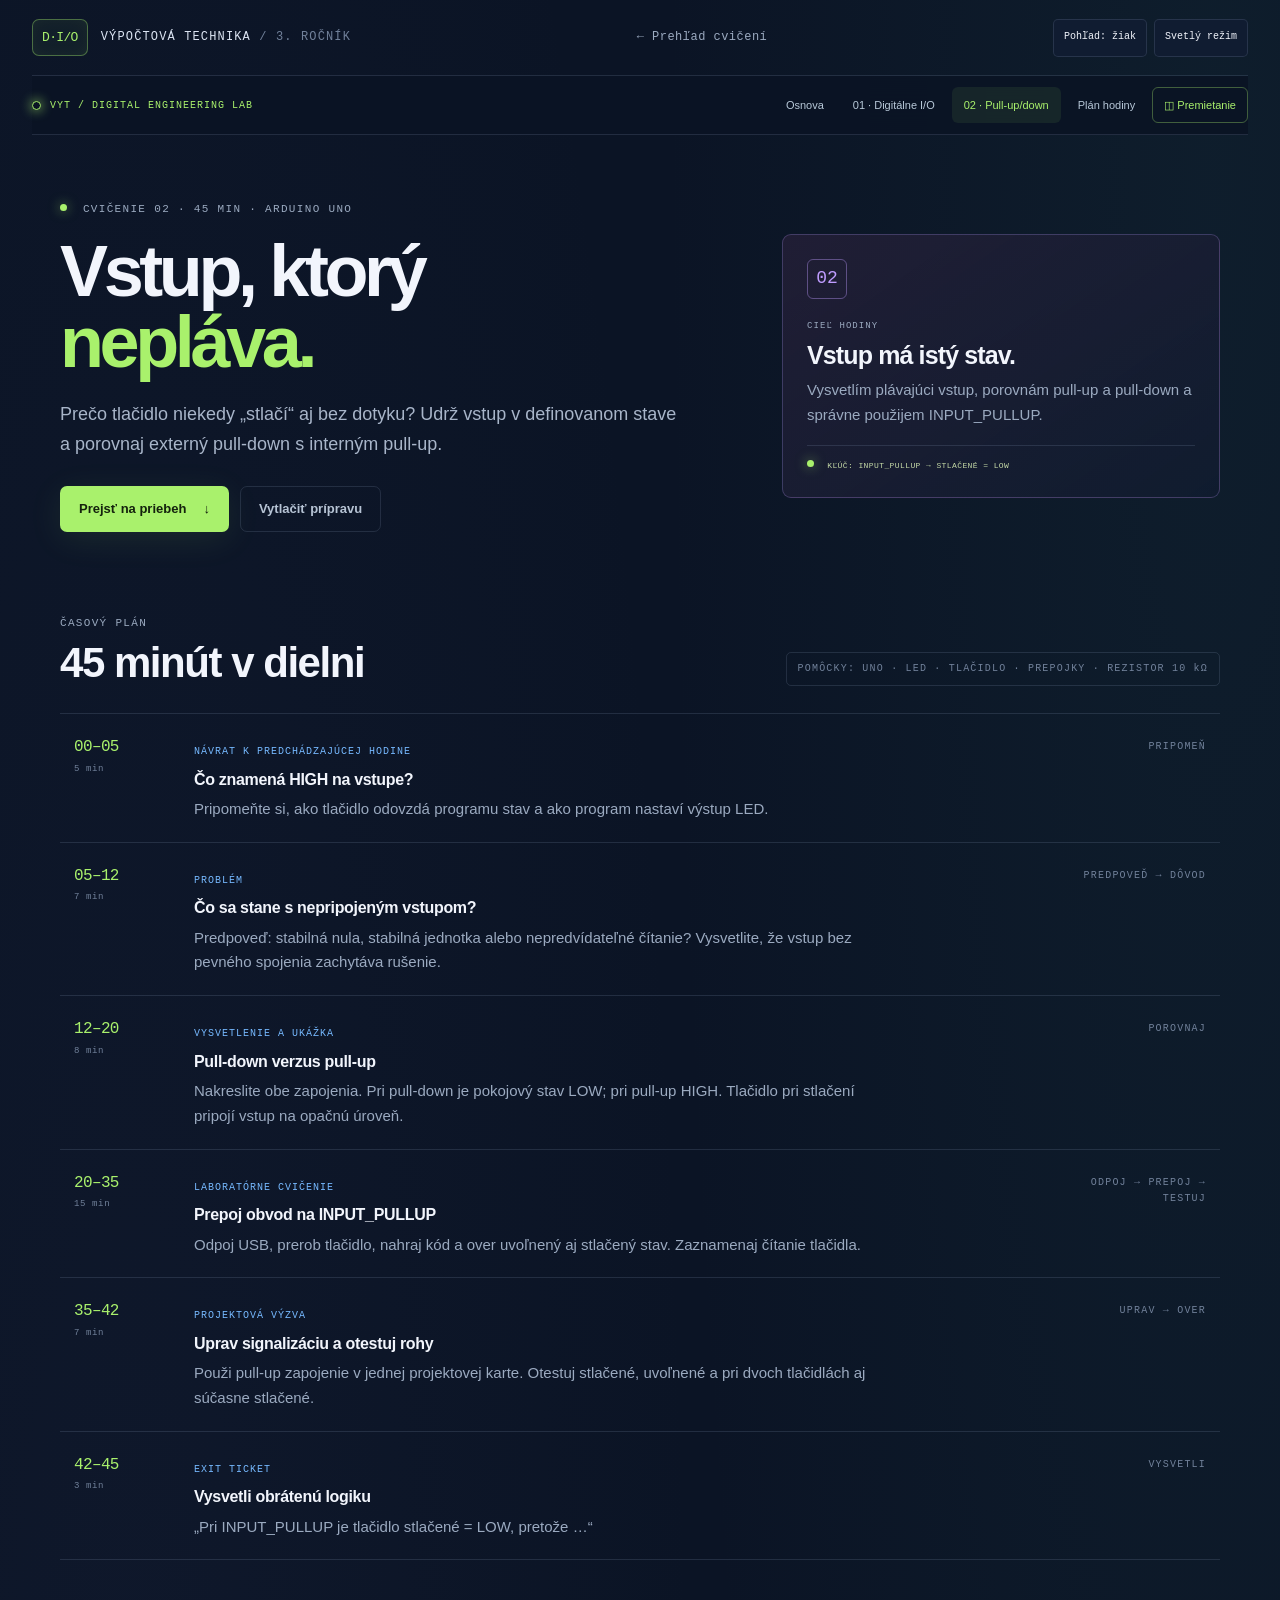
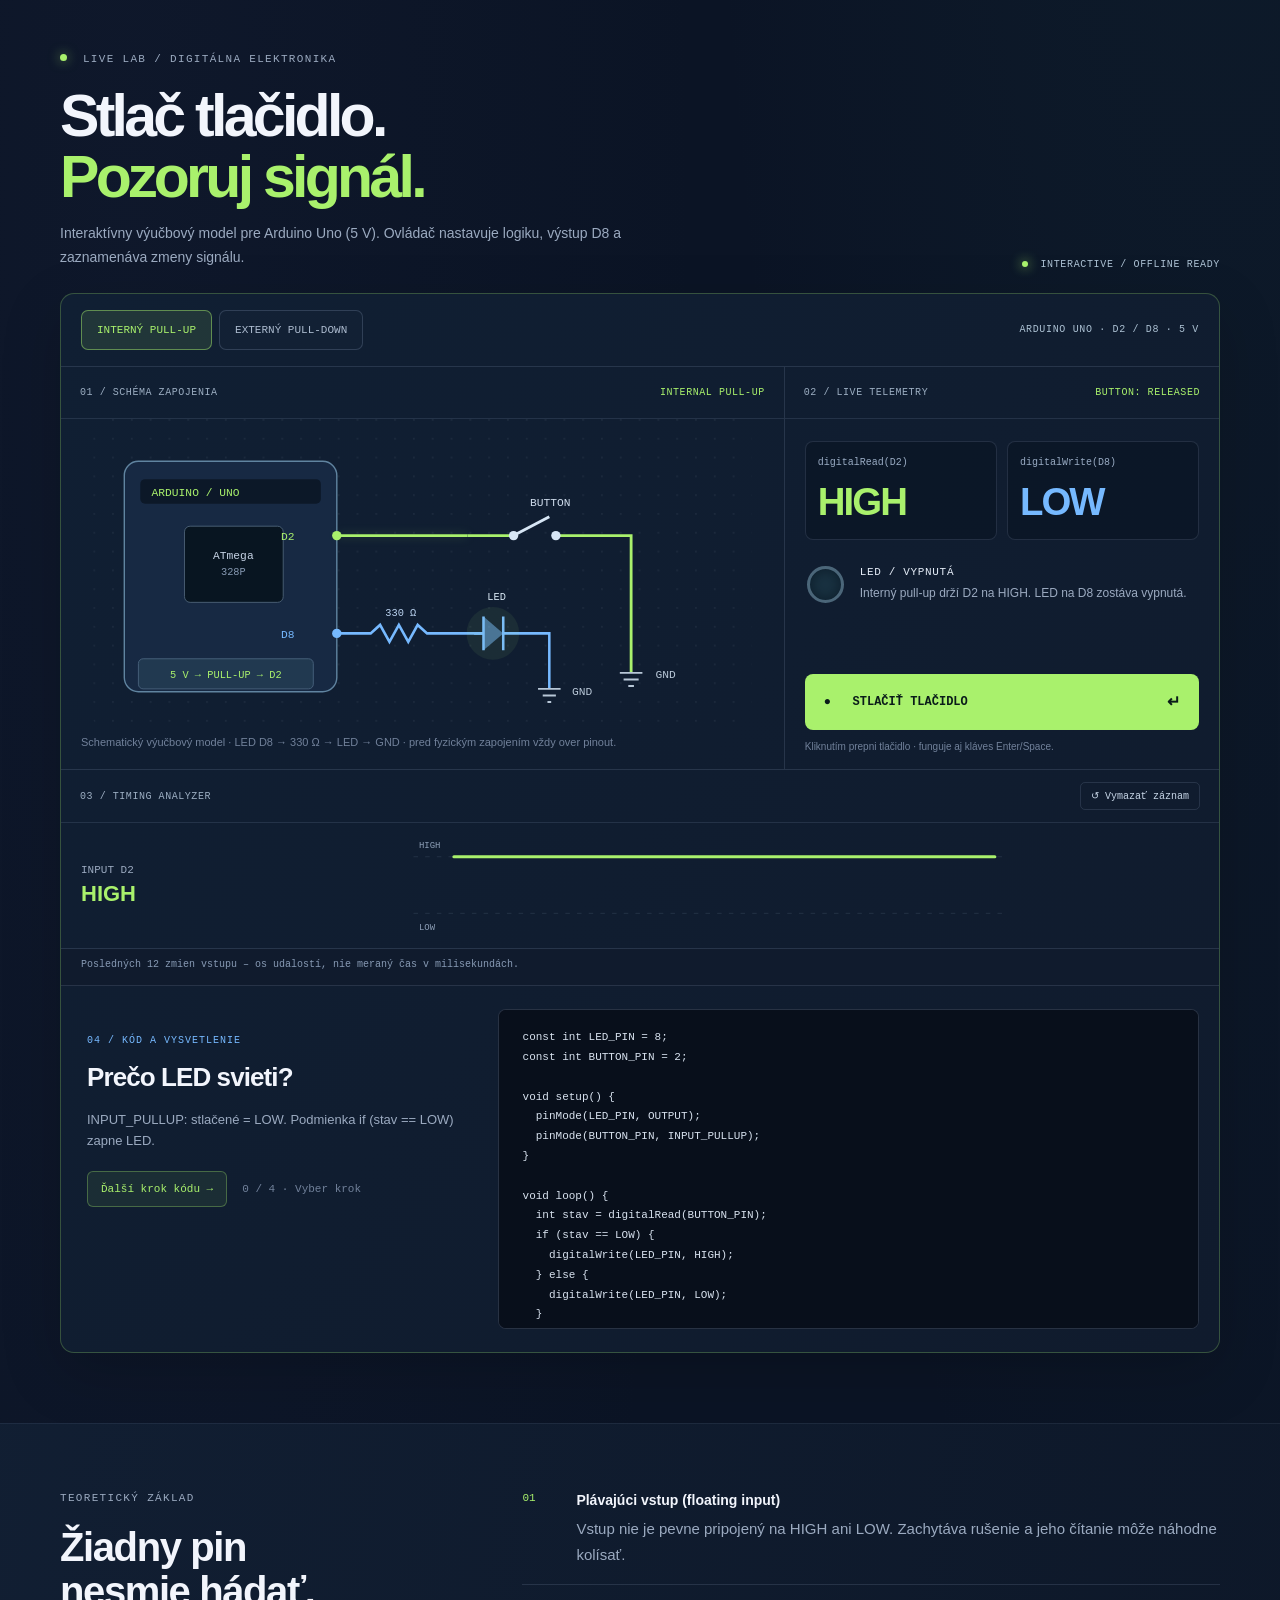
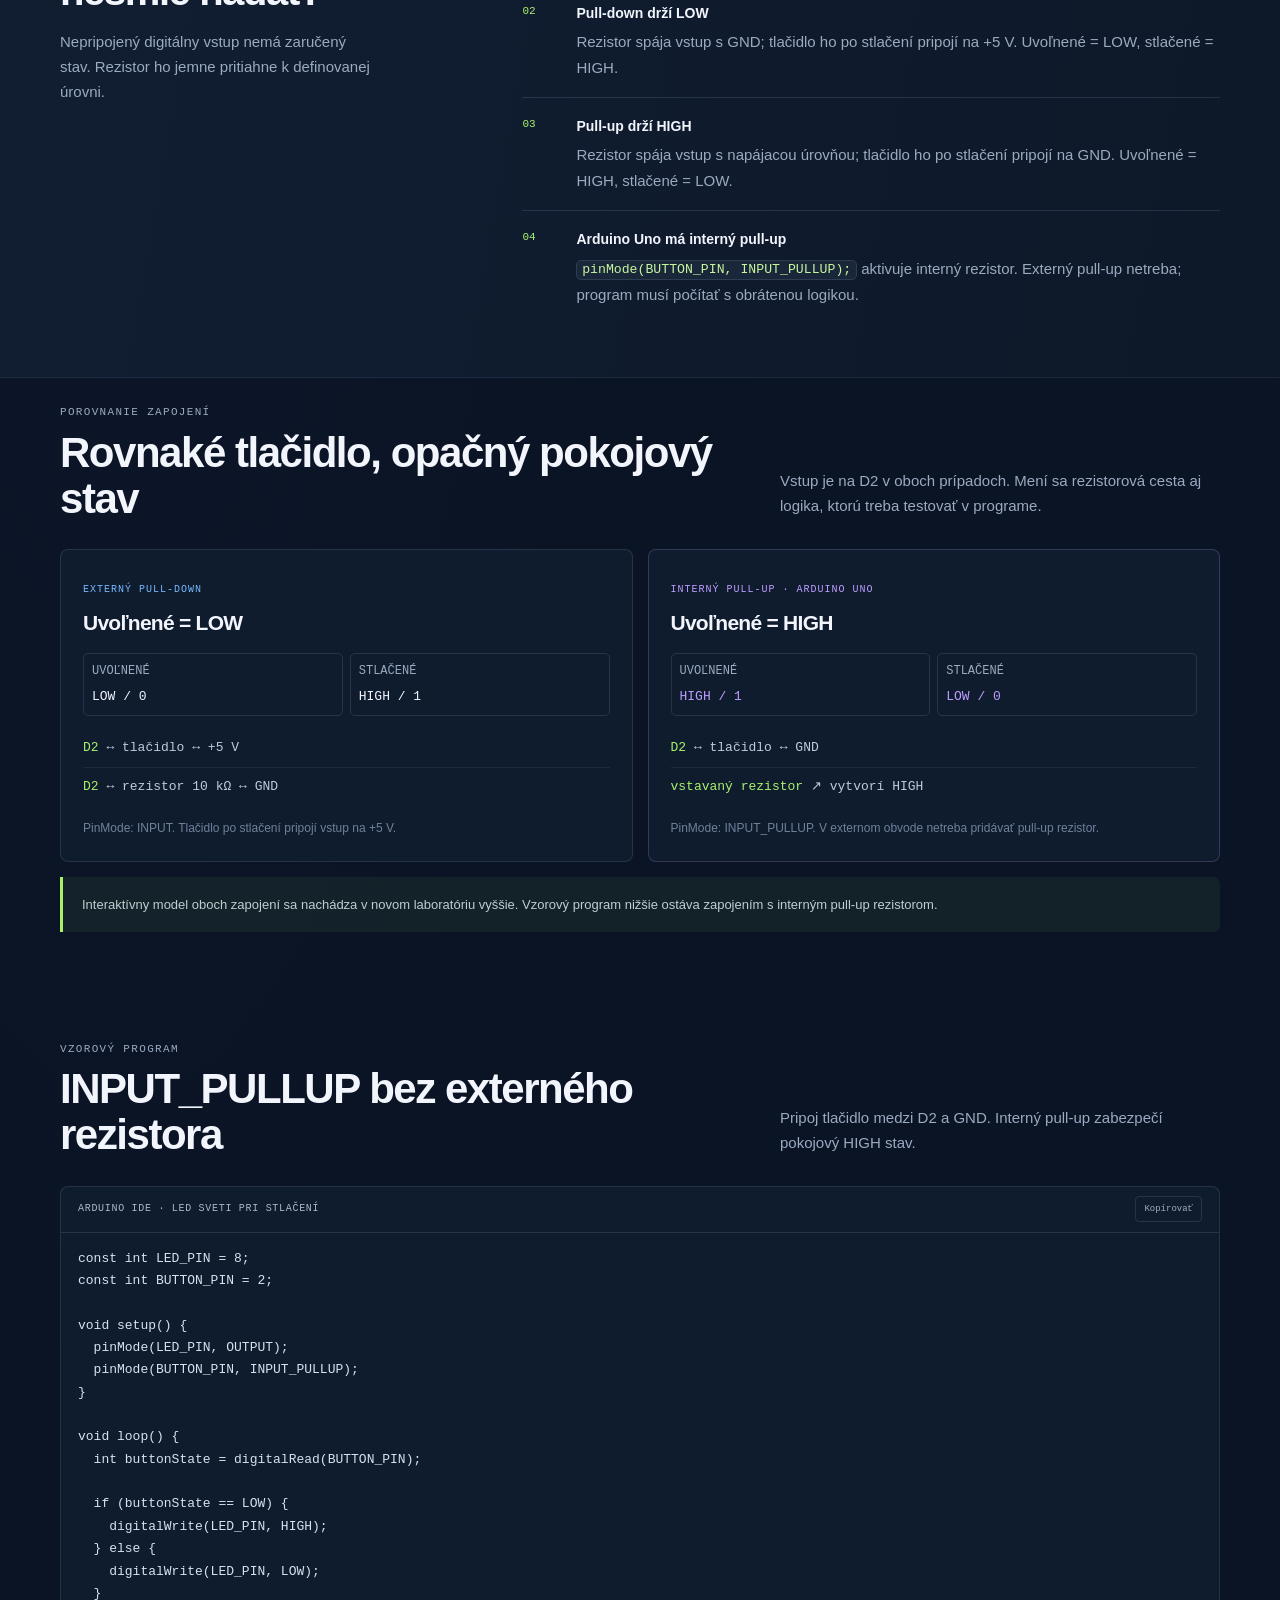
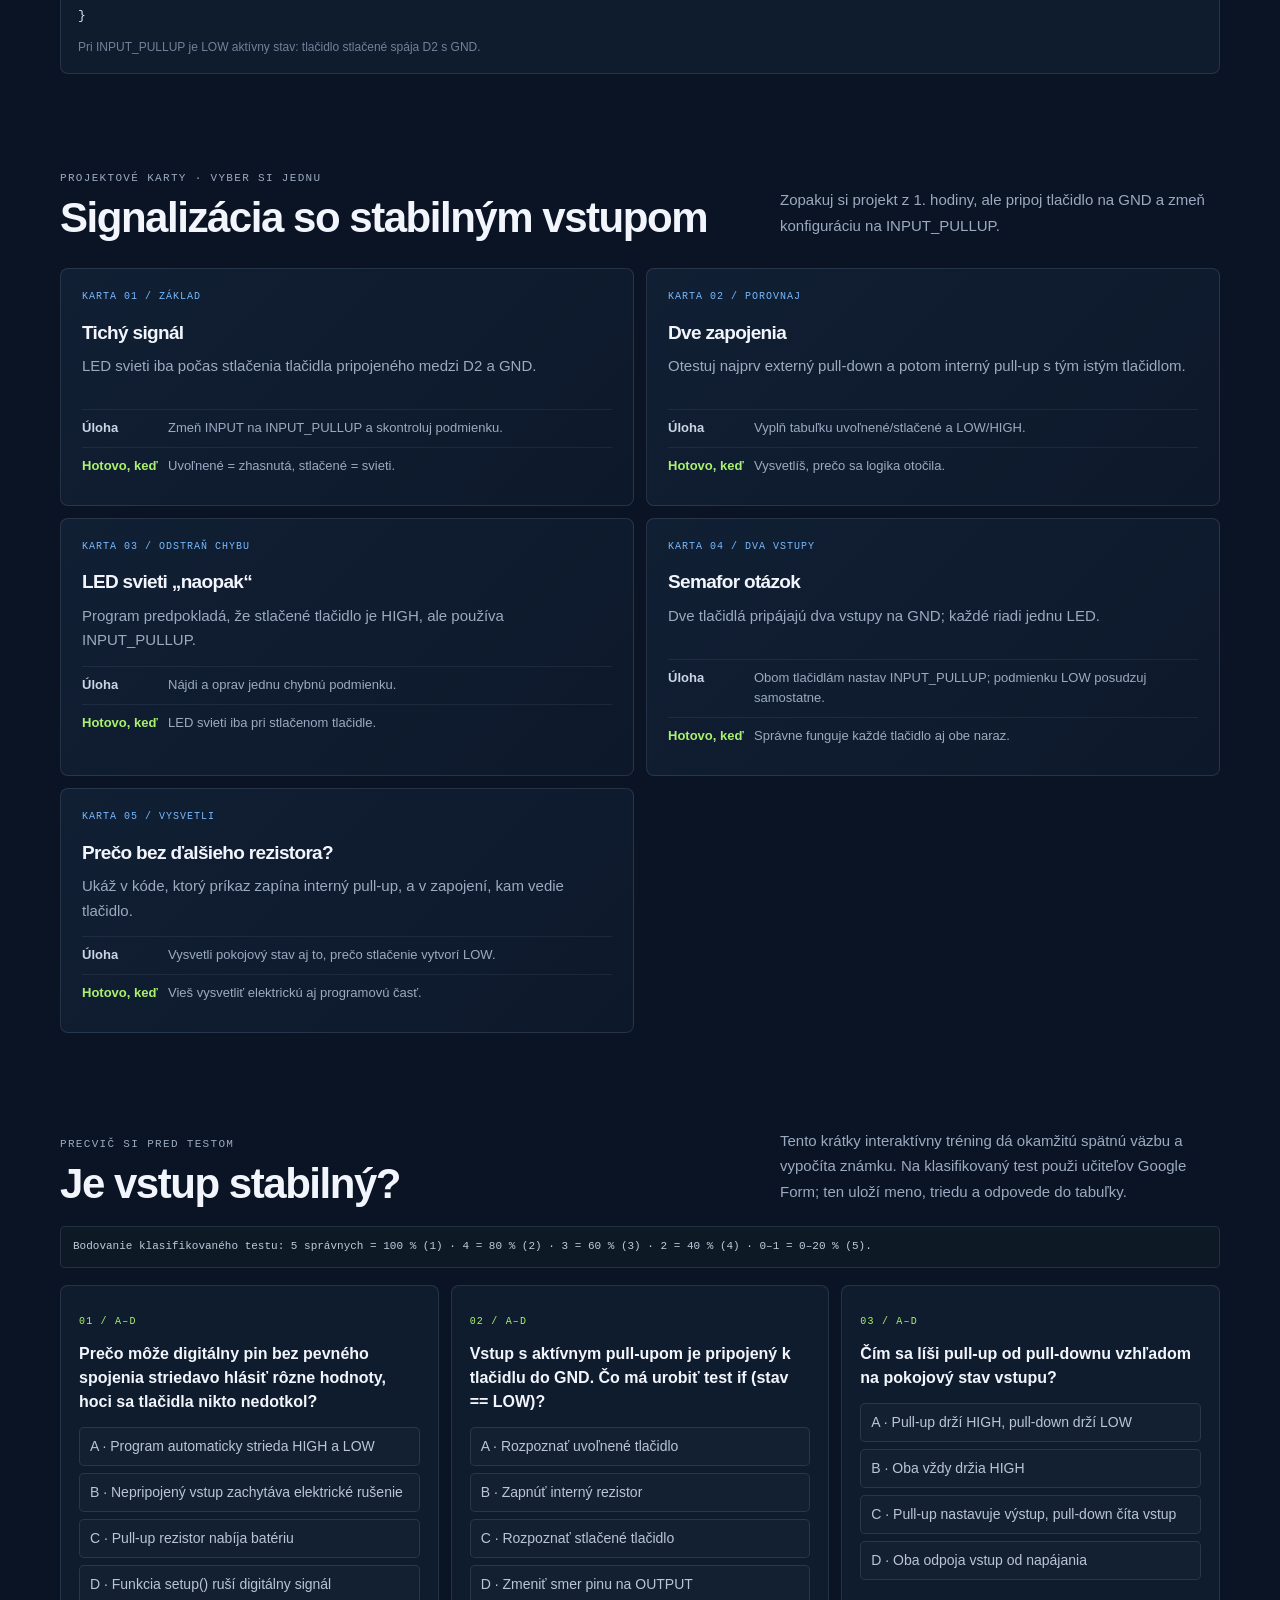
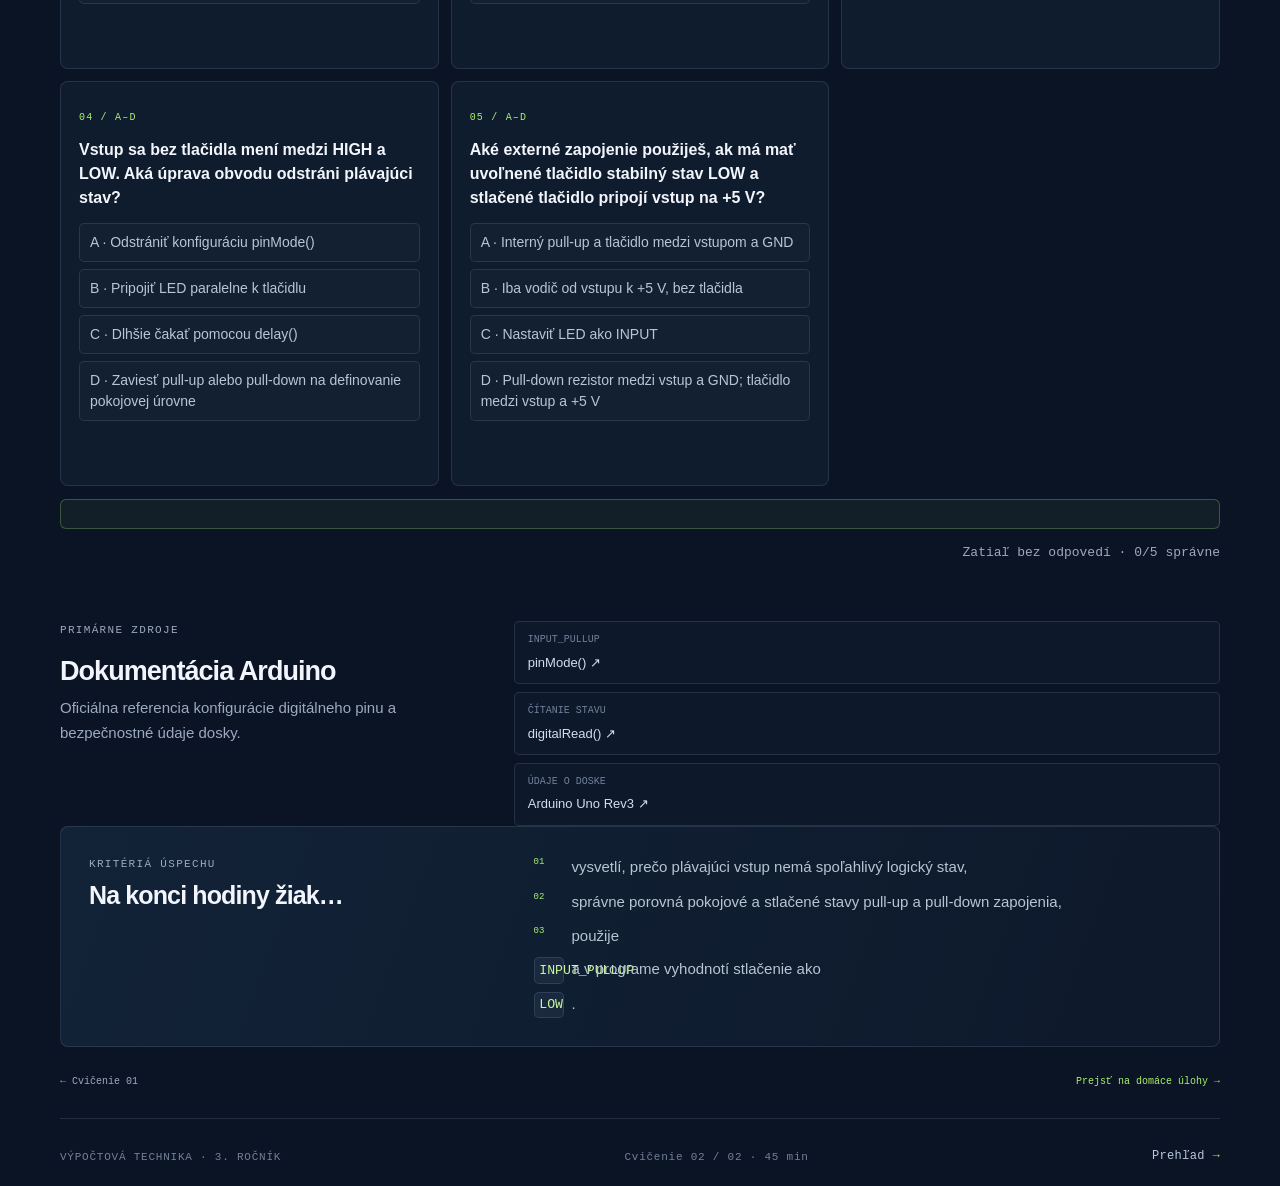
<file: Cvicenie_vypoctova_techgnika/cvicenie-2.html>
<!doctype html>
<html lang="sk">
<head>
  <meta charset="utf-8">
  <meta name="viewport" content="width=device-width, initial-scale=1">
  <meta name="theme-color" content="#0b1425">
  <meta name="description" content="45-minútové praktické cvičenie o pull-up a pull-down rezistoroch a stabilných digitálnych vstupoch.">
  <title>02 — Vstup, ktorý nepláva | Výpočtová technika</title>
  <link rel="stylesheet" href="style.css">
  <link rel="stylesheet" href="vyt-2.css">
  <script src="app.js" defer></script>
  <script src="vyt-2.js" defer></script>
</head>
<body>
  <header class="site-header"><a class="wordmark" href="index.html"><span class="wordmark-icon">D·I/O</span><span>VÝPOČTOVÁ TECHNIKA <span class="wordmark-muted">/ 3. ROČNÍK</span></span></a><a class="header-link" href="index.html">← Prehľad cvičení</a></header>
  <main>
    <section class="lesson-hero shell">
      <div><p class="eyebrow"><span class="live-dot"></span> CVIČENIE 02 · 45 MIN · ARDUINO UNO</p><h1>Vstup, ktorý<br><span>nepláva.</span></h1><p class="hero-lead">Prečo tlačidlo niekedy „stlačí“ aj bez dotyku? Udrž vstup v definovanom stave a porovnaj externý pull-down s interným pull-up.</p><div class="hero-actions"><a class="button button-primary" href="#priebeh">Prejsť na priebeh <span aria-hidden="true">↓</span></a><button class="button button-quiet print-button" type="button" data-print>Vytlačiť prípravu</button></div></div>
      <aside class="outcome-card outcome-card-purple"><span class="outcome-icon">02</span><p class="eyebrow">CIEĽ HODINY</p><h2>Vstup má istý stav.</h2><p>Vysvetlím plávajúci vstup, porovnám pull-up a pull-down a správne použijem INPUT_PULLUP.</p><div class="success-line"><span class="live-dot"></span> KĽÚČ: INPUT_PULLUP → STLAČENÉ = LOW</div></aside>
    </section>

    <section class="shell lesson-section" id="priebeh">
      <div class="section-heading"><div><p class="eyebrow">ČASOVÝ PLÁN</p><h2>45 minút v dielni</h2></div><span class="duration duration-large">POMÔCKY: UNO · LED · TLAČIDLO · PREPOJKY · REZISTOR 10 kΩ</span></div>
      <div class="timeline">
        <article class="timeline-row"><span class="time">00–05<small>5 min</small></span><div><span class="phase">NÁVRAT K PREDCHÁDZAJÚCEJ HODINE</span><h3>Čo znamená HIGH na vstupe?</h3><p>Pripomeňte si, ako tlačidlo odovzdá programu stav a ako program nastaví výstup LED.</p></div><span class="teacher-cue">PRIPOMEŇ</span></article>
        <article class="timeline-row"><span class="time">05–12<small>7 min</small></span><div><span class="phase">PROBLÉM</span><h3>Čo sa stane s nepripojeným vstupom?</h3><p>Predpoveď: stabilná nula, stabilná jednotka alebo nepredvídateľné čítanie? Vysvetlite, že vstup bez pevného spojenia zachytáva rušenie.</p></div><span class="teacher-cue">PREDPOVEĎ → DÔVOD</span></article>
        <article class="timeline-row"><span class="time">12–20<small>8 min</small></span><div><span class="phase">VYSVETLENIE A UKÁŽKA</span><h3>Pull-down verzus pull-up</h3><p>Nakreslite obe zapojenia. Pri pull-down je pokojový stav LOW; pri pull-up HIGH. Tlačidlo pri stlačení pripojí vstup na opačnú úroveň.</p></div><span class="teacher-cue">POROVNAJ</span></article>
        <article class="timeline-row"><span class="time">20–35<small>15 min</small></span><div><span class="phase">LABORATÓRNE CVIČENIE</span><h3>Prepoj obvod na INPUT_PULLUP</h3><p>Odpoj USB, prerob tlačidlo, nahraj kód a over uvoľnený aj stlačený stav. Zaznamenaj čítanie tlačidla.</p></div><span class="teacher-cue">ODPOJ → PREPOJ → TESTUJ</span></article>
        <article class="timeline-row"><span class="time">35–42<small>7 min</small></span><div><span class="phase">PROJEKTOVÁ VÝZVA</span><h3>Uprav signalizáciu a otestuj rohy</h3><p>Použi pull-up zapojenie v jednej projektovej karte. Otestuj stlačené, uvoľnené a pri dvoch tlačidlách aj súčasne stlačené.</p></div><span class="teacher-cue">UPRAV → OVER</span></article>
        <article class="timeline-row"><span class="time">42–45<small>3 min</small></span><div><span class="phase">EXIT TICKET</span><h3>Vysvetli obrátenú logiku</h3><p>„Pri INPUT_PULLUP je tlačidlo stlačené = LOW, pretože …“</p></div><span class="teacher-cue">VYSVETLI</span></article>
      </div>
    </section>

<section class="shell lesson-section vyt-lab-section" id="laboratorium" data-vyt-lab data-vyt-default-mode="pullup">
  <div class="vyt-lab-heading">
    <div><p class="eyebrow"><span class="live-dot"></span> LIVE LAB / DIGITÁLNA ELEKTRONIKA</p><h2>Stlač tlačidlo.<br><span>Pozoruj signál.</span></h2><p>Interaktívny výučbový model pre Arduino Uno (5 V). Ovládač nastavuje logiku, výstup D8 a zaznamenáva zmeny signálu.</p></div>
    <div class="vyt-lab-live"><span class="vyt-lab-dot"></span> INTERACTIVE / OFFLINE READY</div>
  </div>
  <div class="vyt-lab-shell">
    <div class="vyt-lab-toolbar">
      <div class="vyt-mode-options" role="group" aria-label="Vyber typ zapojenia">
        <button type="button" class="vyt-mode" data-vyt-mode="pullup" aria-pressed="true">INTERNÝ PULL-UP</button>
        <button type="button" class="vyt-mode" data-vyt-mode="pulldown" aria-pressed="false">EXTERNÝ PULL-DOWN</button>
      </div>
      <span class="vyt-lab-board">ARDUINO UNO · D2 / D8 · 5 V</span>
    </div>
    <div class="vyt-lab-grid">
      <div class="vyt-lab-visual">
        <div class="vyt-visual-header"><span>01 / SCHÉMA ZAPOJENIA</span><span data-vyt-circuit-label>INTERNAL PULL-UP</span></div>
        <svg viewBox="0 0 700 335" role="img" aria-labelledby="vyt-schema-title vyt-schema-desc" class="vyt-circuit-svg">
          <title id="vyt-schema-title">Zjednodušená schéma Arduino Uno, tlačidla a LED</title>
          <desc id="vyt-schema-desc">Pri pull-up je tlačidlo medzi D2 a GND; interný rezistor drží HIGH. Pri pull-down je D2 cez rezistor 10 kΩ na GND a tlačidlo na 5 V. LED na D8 je zapojená cez obmedzovací rezistor 330 Ω na GND.</desc>
          <defs><pattern id="vyt-dots" width="20" height="20" patternUnits="userSpaceOnUse"><circle cx="1" cy="1" r=".7" fill="#94a3b8" opacity=".22"/></pattern></defs>
          <rect width="700" height="335" rx="18" fill="url(#vyt-dots)"/>
          <rect x="33" y="45" width="226" height="245" rx="15" fill="#172943" stroke="#6084a0" stroke-width="1.5"/>
          <rect x="50" y="64" width="192" height="26" rx="5" fill="#0c1828"/>
          <text x="62" y="82" fill="#a9f16c" font-size="12" font-family="monospace">ARDUINO / UNO</text>
          <rect x="97" y="114" width="105" height="81" rx="6" fill="#081521" stroke="#4b6176"/>
          <text x="149" y="149" text-anchor="middle" fill="#c7d4e6" font-size="12" font-family="monospace">ATmega</text><text x="149" y="166" text-anchor="middle" fill="#8699b2" font-size="11" font-family="monospace">328P</text>
          <text x="214" y="129" text-anchor="end" fill="#a9f16c" font-size="12" font-family="monospace">D2</text>
          <text x="214" y="233" text-anchor="end" fill="#76b9ff" font-size="12" font-family="monospace">D8</text>
          <circle cx="259" cy="124" r="5" fill="#a9f16c"/><circle cx="259" cy="228" r="5" fill="#76b9ff"/>
          <path d="M259 124 H398" stroke="#a9f16c" stroke-width="3" fill="none" class="vyt-circuit-input"/>
          <g data-vyt-svg="pullup">
            <path d="M398 124 H447 M492 124 H572 V270" stroke="#a9f16c" stroke-width="3" fill="none"/>
            <circle cx="447" cy="124" r="5" fill="#d7e6f5"/><circle cx="492" cy="124" r="5" fill="#d7e6f5"/>
            <path d="M447 124 L485 104" stroke="#d7e6f5" stroke-width="3" data-vyt-switch/>
            <text x="486" y="92" text-anchor="middle" fill="#d0dded" font-size="12" font-family="monospace">BUTTON</text>
            <path d="M560 270 H584 M564 277 H580 M569 284 H575" stroke="#b8c7d7" stroke-width="2"/>
            <text x="598" y="275" fill="#b8c7d7" font-size="12" font-family="monospace">GND</text>
            <rect x="48" y="255" width="186" height="32" rx="5" fill="#213950" stroke="#47607b"/>
            <text x="141" y="275" text-anchor="middle" fill="#a9f16c" font-size="11" font-family="monospace">5 V → PULL-UP → D2</text>
          </g>
          <g data-vyt-svg="pulldown" style="display:none">
            <path d="M398 124 H447 M492 124 H573 V62" stroke="#a9f16c" stroke-width="3" fill="none"/>
            <circle cx="447" cy="124" r="5" fill="#d7e6f5"/><circle cx="492" cy="124" r="5" fill="#d7e6f5"/>
            <path d="M447 124 L485 104" stroke="#d7e6f5" stroke-width="3" data-vyt-switch/>
            <text x="482" y="92" text-anchor="middle" fill="#d0dded" font-size="12" font-family="monospace">BUTTON</text>
            <text x="575" y="52" text-anchor="middle" fill="#a9f16c" font-size="13" font-family="monospace">+5 V</text>
            <path d="M398 124 V159 L393 168 L403 176 L393 184 L403 192 L398 200 V265" stroke="#c5a2ff" stroke-width="2.5" fill="none"/>
            <text x="410" y="189" fill="#c5a2ff" font-size="12" font-family="monospace">10 kΩ</text>
            <path d="M386 265 H410 M390 272 H406 M395 279 H401" stroke="#b8c7d7" stroke-width="2"/>
            <text x="420" y="272" fill="#b8c7d7" font-size="12" font-family="monospace">GND</text>
          </g>
          <path d="M259 228 H295 L305 219 L315 237 L325 219 L335 237 L345 219 L355 228 H415" stroke="#76b9ff" stroke-width="2.8" fill="none"/>
          <text x="327" y="209" text-anchor="middle" fill="#b9d1ee" font-family="monospace" font-size="11">330 Ω</text>
          <path d="M415 210 V246 M436 210 V246 M415 228 H405 M436 228 H485 V287" stroke="#76b9ff" stroke-width="2.7" fill="none"/>
          <path d="M415 210 L436 228 L415 246 Z" fill="#76b9ff" opacity=".5"/>
          <circle cx="425" cy="228" r="28" fill="#a9f16c" opacity=".07" data-vyt-led-glow/>
          <path d="M473 287 H497 M478 294 H492 M483 301 H487" stroke="#b8c7d7" stroke-width="2"/>
          <text x="509" y="293" fill="#b8c7d7" font-size="12" font-family="monospace">GND</text>
          <text x="429" y="193" text-anchor="middle" fill="#d9e9f5" font-size="11" font-family="monospace">LED</text>
        </svg>
        <p class="vyt-visual-caption">Schematický výučbový model · LED D8 → 330 Ω → LED → GND · pred fyzickým zapojením vždy over pinout.</p>
      </div>
      <div class="vyt-lab-dashboard">
        <div class="vyt-visual-header"><span>02 / LIVE TELEMETRY</span><span data-vyt-event>ČAKÁM NA VSTUP</span></div>
        <div class="vyt-state-box"><div><span>digitalRead(D2)</span><strong data-vyt-state>HIGH</strong></div><div><span>digitalWrite(D8)</span><strong data-vyt-output>LOW</strong></div></div>
        <div class="vyt-indicator-row"><div class="vyt-led-indicator" data-vyt-led aria-hidden="true"></div><div><b data-vyt-led-label>LED / VYPNUTÁ</b><small data-vyt-explanation>Tlačidlo je uvoľnené. Vstup drží interný pull-up.</small></div></div>
        <button class="vyt-press" type="button" data-vyt-press aria-pressed="false">● &nbsp; STLAČIŤ TLAČIDLO <span>↵</span></button>
        <div class="vyt-lab-hint">Kliknutím prepni tlačidlo · funguje aj kláves Enter/Space.</div>
      </div>
    </div>
    <div class="vyt-wave-panel"><div class="vyt-visual-header"><span>03 / TIMING ANALYZER</span><button type="button" class="vyt-reset" data-vyt-reset>↺ Vymazať záznam</button></div>
      <div class="vyt-wave-body"><div class="vyt-wave-caption"><span>INPUT D2</span><strong data-vyt-wave-label>HIGH</strong></div><svg viewBox="0 0 660 128" class="vyt-wave-svg" role="img" aria-label="Časový priebeh logickej úrovne na pine D2"><path d="M0 32 H660 M0 95 H660" stroke="#63748b" stroke-opacity=".25" stroke-dasharray="5 8"/><text x="6" y="22" fill="#8c9eb6" font-size="10" font-family="monospace">HIGH</text><text x="6" y="113" fill="#8c9eb6" font-size="10" font-family="monospace">LOW</text><path data-vyt-wave d="M45 32 H650" fill="none" stroke="#a9f16c" stroke-width="3.5" stroke-linecap="round" stroke-linejoin="round"/></svg></div>
    </div>
    <p class="vyt-wave-disclaimer">Posledných 12 zmien vstupu – os udalostí, nie meraný čas v milisekundách.</p>
    <div class="vyt-code-guide"><div><p class="phase">04 / KÓD A VYSVETLENIE</p><h3>Prečo LED svieti?</h3><p data-vyt-why>V režime INPUT_PULLUP je stlačenie tlačidla logická nula. LED sa rozsvieti pri LOW.</p><div class="vyt-code-actions"><button type="button" data-vyt-step>Ďalší krok kódu →</button><span data-vyt-step-label>0 / 4</span></div></div><pre class="vyt-live-code"><code data-vyt-code aria-label="Ukážkový Arduino kód"></code></pre></div>
  </div>
</section>

    <section class="theory-band">
      <div class="shell theory-layout">
        <div class="theory-intro"><p class="eyebrow">TEORETICKÝ ZÁKLAD</p><h2>Žiadny pin<br>nesmie hádať.</h2><p>Nepripojený digitálny vstup nemá zaručený stav. Rezistor ho jemne pritiahne k definovanej úrovni.</p></div>
        <div class="theory-list">
          <article class="theory-item"><span class="theory-index">01</span><div><h3>Plávajúci vstup (floating input)</h3><p>Vstup nie je pevne pripojený na HIGH ani LOW. Zachytáva rušenie a jeho čítanie môže náhodne kolísať.</p></div></article>
          <article class="theory-item"><span class="theory-index">02</span><div><h3>Pull-down drží LOW</h3><p>Rezistor spája vstup s GND; tlačidlo ho po stlačení pripojí na +5 V. Uvoľnené = LOW, stlačené = HIGH.</p></div></article>
          <article class="theory-item"><span class="theory-index">03</span><div><h3>Pull-up drží HIGH</h3><p>Rezistor spája vstup s napájacou úrovňou; tlačidlo ho po stlačení pripojí na GND. Uvoľnené = HIGH, stlačené = LOW.</p></div></article>
          <article class="theory-item"><span class="theory-index">04</span><div><h3>Arduino Uno má interný pull-up</h3><p><code>pinMode(BUTTON_PIN, INPUT_PULLUP);</code> aktivuje interný rezistor. Externý pull-up netreba; program musí počítať s obrátenou logikou.</p></div></article>
        </div>
      </div>
    </section>

    <section class="shell lesson-section">
      <div class="section-heading"><div><p class="eyebrow">POROVNANIE ZAPOJENÍ</p><h2>Rovnaké tlačidlo, opačný pokojový stav</h2></div><p class="section-note">Vstup je na D2 v oboch prípadoch. Mení sa rezistorová cesta aj logika, ktorú treba testovať v programe.</p></div>
      <div class="compare-grid">
        <article class="panel"><span class="phase">EXTERNÝ PULL-DOWN</span><h3>Uvoľnené = LOW</h3><div class="state-pair"><span>UVOĽNENÉ <b>LOW / 0</b></span><span>STLAČENÉ <b>HIGH / 1</b></span></div><div class="wiring-lines"><p><span>D2</span> ↔ tlačidlo ↔ +5 V</p><p><span>D2</span> ↔ rezistor 10 kΩ ↔ GND</p></div><p class="fine-print">PinMode: INPUT. Tlačidlo po stlačení pripojí vstup na +5 V.</p></article>
        <article class="panel pullup-panel"><span class="phase">INTERNÝ PULL-UP · ARDUINO UNO</span><h3>Uvoľnené = HIGH</h3><div class="state-pair"><span>UVOĽNENÉ <b>HIGH / 1</b></span><span>STLAČENÉ <b>LOW / 0</b></span></div><div class="wiring-lines"><p><span>D2</span> ↔ tlačidlo ↔ GND</p><p><span>vstavaný rezistor</span> ↗ vytvorí HIGH</p></div><p class="fine-print">PinMode: INPUT_PULLUP. V externom obvode netreba pridávať pull-up rezistor.</p></article>
      </div>
      <p class="vyt-note">Interaktívny model oboch zapojení sa nachádza v novom laboratóriu vyššie. Vzorový program nižšie ostáva zapojením s interným pull-up rezistorom.</p>
    </section>

    <section class="shell lesson-section">
      <div class="section-heading"><div><p class="eyebrow">VZOROVÝ PROGRAM</p><h2>INPUT_PULLUP bez externého rezistora</h2></div><p class="section-note">Pripoj tlačidlo medzi D2 a GND. Interný pull-up zabezpečí pokojový HIGH stav.</p></div>
      <article class="panel code-panel"><div class="code-heading"><span>ARDUINO IDE · LED SVETI PRI STLAČENÍ</span><button class="copy-button" type="button" data-copy="code-two">Kopírovať</button></div><pre><code id="code-two">const int LED_PIN = 8;
const int BUTTON_PIN = 2;

void setup() {
  pinMode(LED_PIN, OUTPUT);
  pinMode(BUTTON_PIN, INPUT_PULLUP);
}

void loop() {
  int buttonState = digitalRead(BUTTON_PIN);

  if (buttonState == LOW) {
    digitalWrite(LED_PIN, HIGH);
  } else {
    digitalWrite(LED_PIN, LOW);
  }
}</code></pre><p class="fine-print">Pri INPUT_PULLUP je LOW aktívny stav: tlačidlo stlačené spája D2 s GND.</p></article>
    </section>

    <section class="shell lesson-section">
      <div class="section-heading"><div><p class="eyebrow">PROJEKTOVÉ KARTY · VYBER SI JEDNU</p><h2>Signalizácia so stabilným vstupom</h2></div><p class="section-note">Zopakuj si projekt z 1. hodiny, ale pripoj tlačidlo na GND a zmeň konfiguráciu na INPUT_PULLUP.</p></div>
      <div class="project-grid">
        <article class="project-card"><span class="project-number">KARTA 01 / ZÁKLAD</span><h3>Tichý signál</h3><p>LED svieti iba počas stlačenia tlačidla pripojeného medzi D2 a GND.</p><div class="task-line"><strong>Úloha</strong><span>Zmeň INPUT na INPUT_PULLUP a skontroluj podmienku.</span></div><div class="check-line"><strong>Hotovo, keď</strong><span>Uvoľnené = zhasnutá, stlačené = svieti.</span></div></article>
        <article class="project-card"><span class="project-number">KARTA 02 / POROVNAJ</span><h3>Dve zapojenia</h3><p>Otestuj najprv externý pull-down a potom interný pull-up s tým istým tlačidlom.</p><div class="task-line"><strong>Úloha</strong><span>Vyplň tabuľku uvoľnené/stlačené a LOW/HIGH.</span></div><div class="check-line"><strong>Hotovo, keď</strong><span>Vysvetlíš, prečo sa logika otočila.</span></div></article>
        <article class="project-card"><span class="project-number">KARTA 03 / ODSTRAŇ CHYBU</span><h3>LED svieti „naopak“</h3><p>Program predpokladá, že stlačené tlačidlo je HIGH, ale používa INPUT_PULLUP.</p><div class="task-line"><strong>Úloha</strong><span>Nájdi a oprav jednu chybnú podmienku.</span></div><div class="check-line"><strong>Hotovo, keď</strong><span>LED svieti iba pri stlačenom tlačidle.</span></div></article>
        <article class="project-card"><span class="project-number">KARTA 04 / DVA VSTUPY</span><h3>Semafor otázok</h3><p>Dve tlačidlá pripájajú dva vstupy na GND; každé riadi jednu LED.</p><div class="task-line"><strong>Úloha</strong><span>Obom tlačidlám nastav INPUT_PULLUP; podmienku LOW posudzuj samostatne.</span></div><div class="check-line"><strong>Hotovo, keď</strong><span>Správne funguje každé tlačidlo aj obe naraz.</span></div></article>
        <article class="project-card"><span class="project-number">KARTA 05 / VYSVETLI</span><h3>Prečo bez ďalšieho rezistora?</h3><p>Ukáž v kóde, ktorý príkaz zapína interný pull-up, a v zapojení, kam vedie tlačidlo.</p><div class="task-line"><strong>Úloha</strong><span>Vysvetli pokojový stav aj to, prečo stlačenie vytvorí LOW.</span></div><div class="check-line"><strong>Hotovo, keď</strong><span>Vieš vysvetliť elektrickú aj programovú časť.</span></div></article>
        <article class="project-card teacher-card"><span class="project-number">PRE UČITEĽA / BEZPEČNÁ PRAX</span><h3>Najprv odpoj napájanie</h3><p>Pred zmenou zapojenia odpoj USB. Nikdy neskratuj +5 V a GND; LED pripájaj s prúdovým rezistorom. Arduino Uno používa 5 V logiku — 5 V nepripájaj na 3,3 V dosky, ak to výrobca nepovoľuje.</p><div class="task-line"><strong>Kontrolná otázka</strong><span>Aké napätie a akú logiku podporuje konkrétna doska?</span></div></article>
      </div>
    </section>

    <section class="teacher-notes shell" data-teacher-only>
      <p class="eyebrow">UČITEĽSKÉ POZNÁMKY · SKRYTÉ V POHĽADE ŽIAKA</p>
      <h2>Metodické vedenie hodiny</h2>
      <div class="teacher-notes-grid">
        <article><h3>Riadený objav</h3><p>Na začiatku sa žiakov opýtajte na výsledok čítania odpojeného vstupu; nech predikciu napíšu skôr, než spoločne pomenujete pojem floating input. Porovnanie vykonajte na bezpečnej doske a nikdy zámerne neskratujte napájanie.</p></article>
        <article><h3>Kľúčové pozorovanie</h3><p>Pull-down: vstup sa v pokoji cez rezistor pripája ku GND, preto číta LOW; stlačené tlačidlo ho pripája na +5 V, preto číta HIGH. INPUT_PULLUP: pokojový HIGH; tlačidlo na GND dáva pri stlačení LOW.</p></article>
        <article><h3>Otázky a diferenciácia</h3><p>„Ktorá cesta určí pokojový stav? Čo sa zmenilo v zapojení? Ktorý riadok musí zodpovedať aktívnej logickej nule?“ Podpora: použiť pripravenú tabuľku HIGH/LOW. Výzva: preniesť riešenie na dva nezávislé vstupy a otestovať oba naraz.</p></article>
      </div>
    </section>

    <section class="shell lesson-section compact-section">
      <div class="section-heading"><div><p class="eyebrow">PRECVIČ SI PRED TESTOM</p><h2>Je vstup stabilný?</h2></div><p class="section-note">Tento krátky interaktívny tréning dá okamžitú spätnú väzbu a vypočíta známku. Na klasifikovaný test použi učiteľov Google Form; ten uloží meno, triedu a odpovede do tabuľky.</p></div>
      <p class="quiz-grade-guide">Bodovanie klasifikovaného testu: 5 správnych = 100 % (1) · 4 = 80 % (2) · 3 = 60 % (3) · 2 = 40 % (4) · 0–1 = 0–20 % (5).</p>
      <div class="quiz-grid">
        <article class="quiz-card" data-quiz="one"><span class="question-number">01 / A–D</span><h3>Prečo môže digitálny pin bez pevného spojenia striedavo hlásiť rôzne hodnoty, hoci sa tlačidla nikto nedotkol?</h3><div class="answer-list"><button type="button" data-answer="wrong">A · Program automaticky strieda HIGH a LOW</button><button type="button" data-answer="correct">B · Nepripojený vstup zachytáva elektrické rušenie</button><button type="button" data-answer="wrong">C · Pull-up rezistor nabíja batériu</button><button type="button" data-answer="wrong">D · Funkcia setup() ruší digitálny signál</button></div><p class="feedback" aria-live="polite"></p></article>
        <article class="quiz-card" data-quiz="two"><span class="question-number">02 / A–D</span><h3>Vstup s aktívnym pull-upom je pripojený k tlačidlu do GND. Čo má urobiť test if (stav == LOW)?</h3><div class="answer-list"><button type="button" data-answer="wrong">A · Rozpoznať uvoľnené tlačidlo</button><button type="button" data-answer="wrong">B · Zapnúť interný rezistor</button><button type="button" data-answer="correct">C · Rozpoznať stlačené tlačidlo</button><button type="button" data-answer="wrong">D · Zmeniť smer pinu na OUTPUT</button></div><p class="feedback" aria-live="polite"></p></article>
        <article class="quiz-card" data-quiz="three"><span class="question-number">03 / A–D</span><h3>Čím sa líši pull-up od pull-downu vzhľadom na pokojový stav vstupu?</h3><div class="answer-list"><button type="button" data-answer="correct">A · Pull-up drží HIGH, pull-down drží LOW</button><button type="button" data-answer="wrong">B · Oba vždy držia HIGH</button><button type="button" data-answer="wrong">C · Pull-up nastavuje výstup, pull-down číta vstup</button><button type="button" data-answer="wrong">D · Oba odpoja vstup od napájania</button></div><p class="feedback" aria-live="polite"></p></article>
        <article class="quiz-card" data-quiz="four"><span class="question-number">04 / A–D</span><h3>Vstup sa bez tlačidla mení medzi HIGH a LOW. Aká úprava obvodu odstráni plávajúci stav?</h3><div class="answer-list"><button type="button" data-answer="wrong">A · Odstrániť konfiguráciu pinMode()</button><button type="button" data-answer="wrong">B · Pripojiť LED paralelne k tlačidlu</button><button type="button" data-answer="wrong">C · Dlhšie čakať pomocou delay()</button><button type="button" data-answer="correct">D · Zaviesť pull-up alebo pull-down na definovanie pokojovej úrovne</button></div><p class="feedback" aria-live="polite"></p></article>
        <article class="quiz-card" data-quiz="five"><span class="question-number">05 / A–D</span><h3>Aké externé zapojenie použiješ, ak má mať uvoľnené tlačidlo stabilný stav LOW a stlačené tlačidlo pripojí vstup na +5 V?</h3><div class="answer-list"><button type="button" data-answer="wrong">A · Interný pull-up a tlačidlo medzi vstupom a GND</button><button type="button" data-answer="wrong">B · Iba vodič od vstupu k +5 V, bez tlačidla</button><button type="button" data-answer="wrong">C · Nastaviť LED ako INPUT</button><button type="button" data-answer="correct">D · Pull-down rezistor medzi vstup a GND; tlačidlo medzi vstup a +5 V</button></div><p class="feedback" aria-live="polite"></p></article>
      </div>
      <section class="quiz-result" data-quiz-result hidden aria-live="polite"></section>
      <p class="score-line" data-score aria-live="polite">Zatiaľ bez odpovedí · 0/5 správne</p>
      <p class="quiz-form-note" data-teacher-only><strong>Google Forms:</strong> Na klasifikované hodnotenie použi formulár „Test 1.18“. Zaznamená meno, triedu a odpovede žiakov a automaticky vypočíta známku. <a href="google-formular.html">Otvoriť návod na nastavenie testov →</a></p>
    </section>

    <section class="lesson-sources shell">
      <div><p class="eyebrow">PRIMÁRNE ZDROJE</p><h2>Dokumentácia Arduino</h2><p class="section-note">Oficiálna referencia konfigurácie digitálneho pinu a bezpečnostné údaje dosky.</p></div>
      <div class="resource-links">
        <a href="https://docs.arduino.cc/language-reference/en/functions/digital-io/pinMode/" target="_blank" rel="noopener noreferrer"><span>INPUT_PULLUP</span><strong>pinMode() ↗</strong></a>
        <a href="https://docs.arduino.cc/language-reference/en/functions/digital-io/digitalread/" target="_blank" rel="noopener noreferrer"><span>ČÍTANIE STAVU</span><strong>digitalRead() ↗</strong></a>
        <a href="https://store.arduino.cc/products/arduino-uno-rev3" target="_blank" rel="noopener noreferrer"><span>ÚDAJE O DOSKE</span><strong>Arduino Uno Rev3 ↗</strong></a>
      </div>
    </section>

    <section class="shell assessment-section"><div><p class="eyebrow">KRITÉRIÁ ÚSPECHU</p><h2>Na konci hodiny žiak…</h2></div><ul class="assessment-list"><li><span>01</span> vysvetlí, prečo plávajúci vstup nemá spoľahlivý logický stav,</li><li><span>02</span> správne porovná pokojové a stlačené stavy pull-up a pull-down zapojenia,</li><li><span>03</span> použije <code>INPUT_PULLUP</code> a v programe vyhodnotí stlačenie ako <code>LOW</code>.</li></ul></section>
    <nav class="lesson-nav shell" aria-label="Navigácia cvičení"><a href="cvicenie-1.html">← Cvičenie 01</a><a class="next-link" href="domace-ulohy.html">Prejsť na domáce úlohy →</a></nav>
  </main>
  <footer class="site-footer shell"><span>VÝPOČTOVÁ TECHNIKA · 3. ROČNÍK</span><span>Cvičenie 02 / 02 · 45 min</span><a href="index.html">Prehľad <span aria-hidden="true">→</span></a></footer>
</body>
</html>
</file>
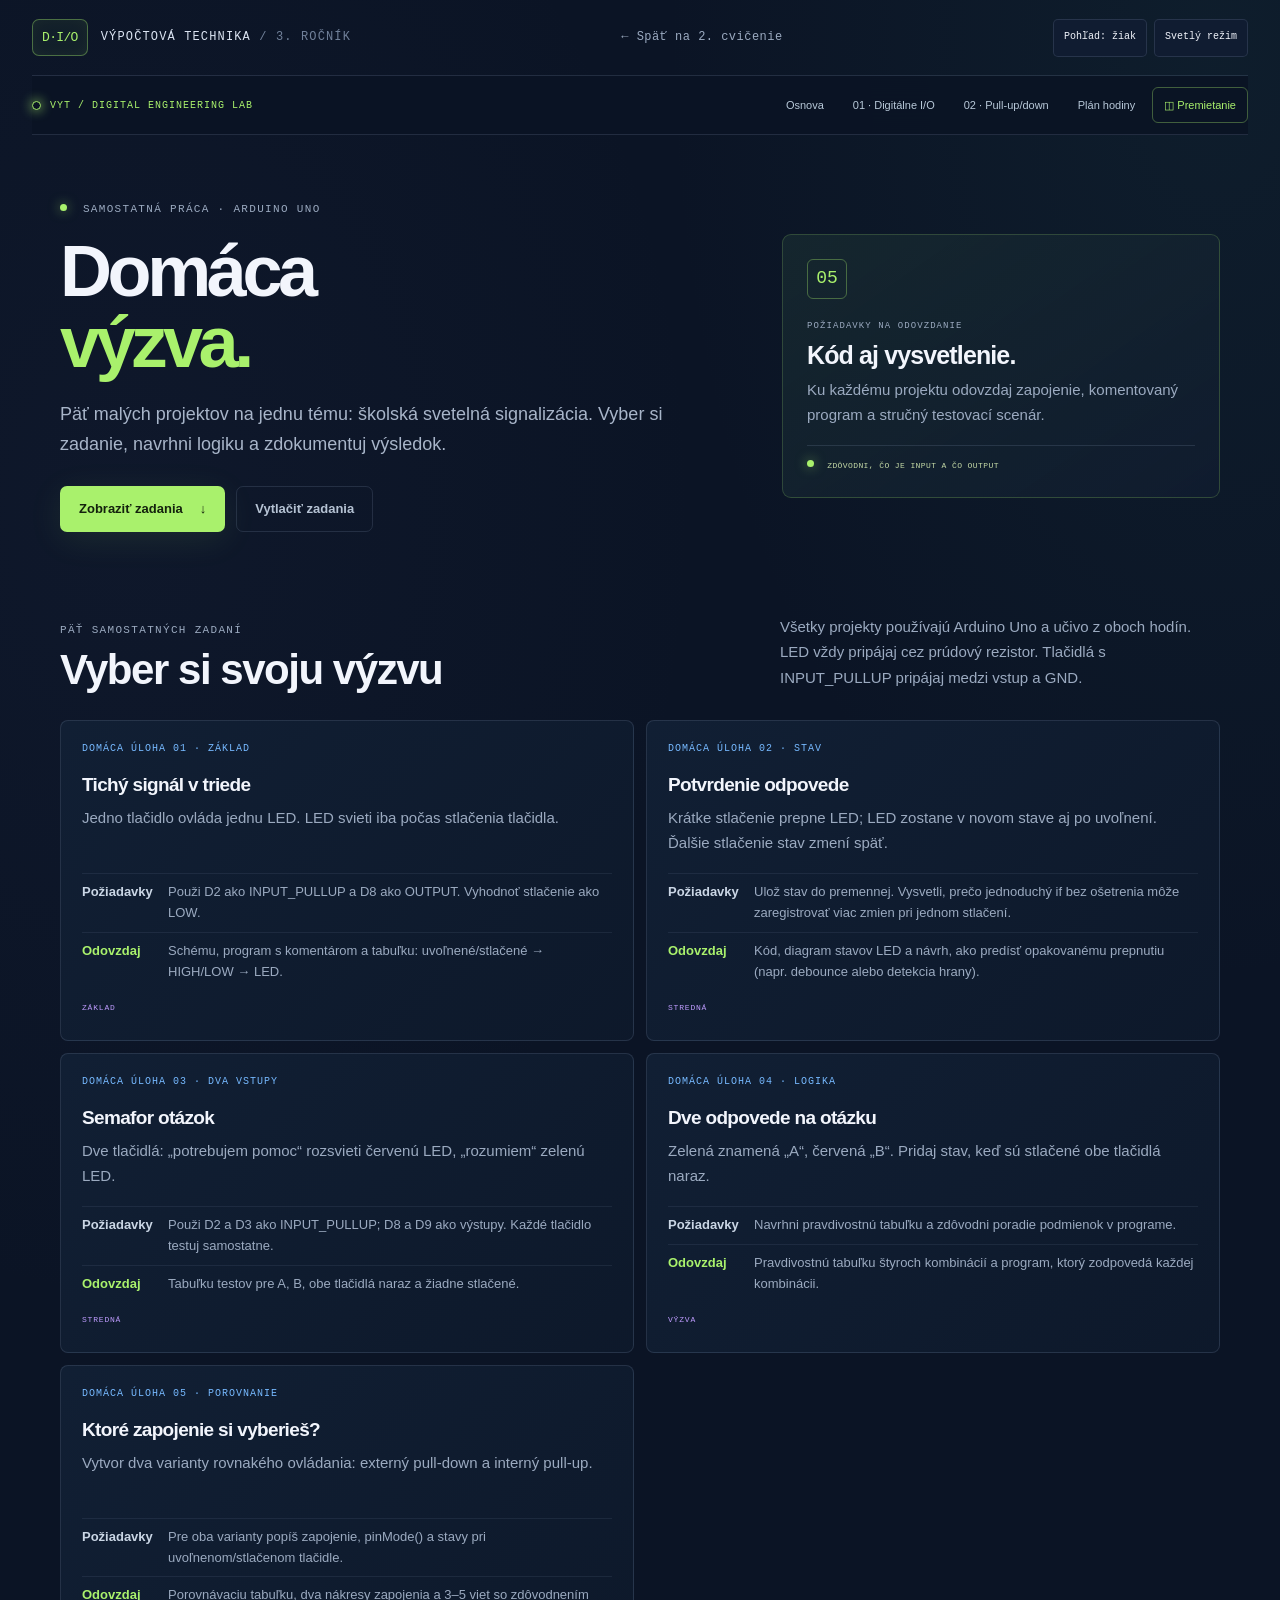
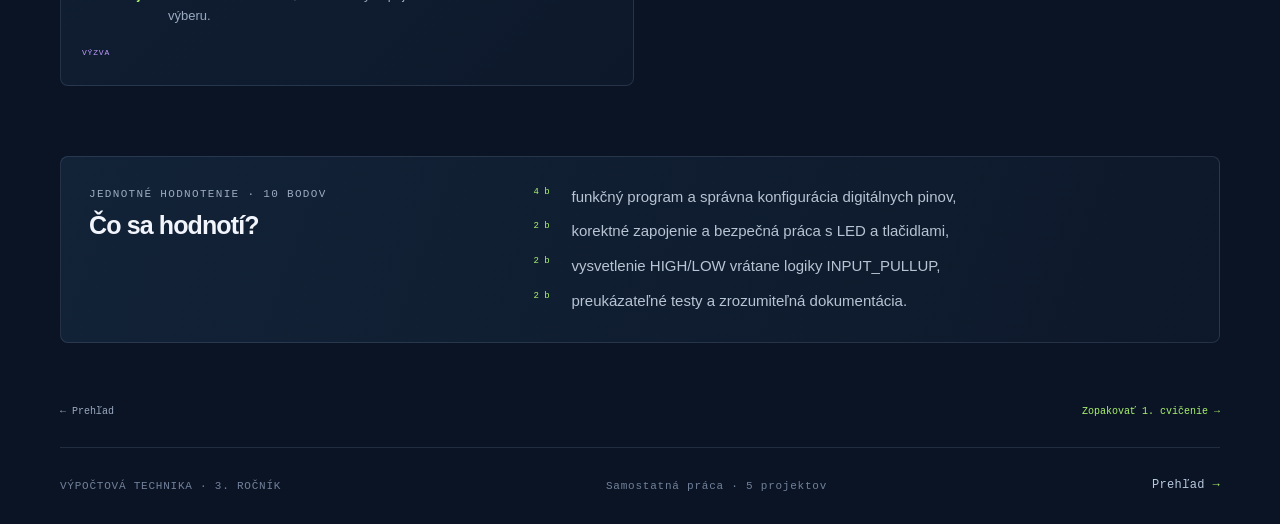
<file: Cvicenie_vypoctova_techgnika/domace-ulohy.html>
<!doctype html>
<html lang="sk">
<head>
  <meta charset="utf-8">
  <meta name="viewport" content="width=device-width, initial-scale=1">
  <meta name="theme-color" content="#0b1425">
  <meta name="description" content="Päť domácich Arduino Uno zadaní na digitálne vstupy a výstupy, LED, tlačidlá a pull-up rezistor.">
  <title>Domáce úlohy | Výpočtová technika</title>
  <link rel="stylesheet" href="style.css">
  <link rel="stylesheet" href="vyt-2.css">
  <script src="app.js" defer></script>
  <script src="vyt-2.js" defer></script>
</head>
<body>
  <header class="site-header"><a class="wordmark" href="index.html"><span class="wordmark-icon">D·I/O</span><span>VÝPOČTOVÁ TECHNIKA <span class="wordmark-muted">/ 3. ROČNÍK</span></span></a><a class="header-link" href="cvicenie-2.html">← Späť na 2. cvičenie</a></header>
  <main>
    <section class="lesson-hero homework-hero shell">
      <div><p class="eyebrow"><span class="live-dot"></span> SAMOSTATNÁ PRÁCA · ARDUINO UNO</p><h1>Domáca<br><span>výzva.</span></h1><p class="hero-lead">Päť malých projektov na jednu tému: školská svetelná signalizácia. Vyber si zadanie, navrhni logiku a zdokumentuj výsledok.</p><div class="hero-actions"><a class="button button-primary" href="#zadania">Zobraziť zadania <span aria-hidden="true">↓</span></a><button class="button button-quiet print-button" type="button" data-print>Vytlačiť zadania</button></div></div>
      <aside class="outcome-card"><span class="outcome-icon">05</span><p class="eyebrow">POŽIADAVKY NA ODOVZDANIE</p><h2>Kód aj vysvetlenie.</h2><p>Ku každému projektu odovzdaj zapojenie, komentovaný program a stručný testovací scenár.</p><div class="success-line"><span class="live-dot"></span> ZDÔVODNI, ČO JE INPUT A ČO OUTPUT</div></aside>
    </section>

    <section class="shell lesson-section" id="zadania">
      <div class="section-heading"><div><p class="eyebrow">PÄŤ SAMOSTATNÝCH ZADANÍ</p><h2>Vyber si svoju výzvu</h2></div><p class="section-note">Všetky projekty používajú Arduino Uno a učivo z oboch hodín. LED vždy pripájaj cez prúdový rezistor. Tlačidlá s INPUT_PULLUP pripájaj medzi vstup a GND.</p></div>
      <div class="project-grid homework-grid">
        <article class="project-card"><span class="project-number">DOMÁCA ÚLOHA 01 · ZÁKLAD</span><h3>Tichý signál v triede</h3><p>Jedno tlačidlo ovláda jednu LED. LED svieti iba počas stlačenia tlačidla.</p><div class="task-line"><strong>Požiadavky</strong><span>Použi D2 ako INPUT_PULLUP a D8 ako OUTPUT. Vyhodnoť stlačenie ako LOW.</span></div><div class="check-line"><strong>Odovzdaj</strong><span>Schému, program s komentárom a tabuľku: uvoľnené/stlačené → HIGH/LOW → LED.</span></div><span class="homework-level">ZÁKLAD</span></article>
        <article class="project-card"><span class="project-number">DOMÁCA ÚLOHA 02 · STAV</span><h3>Potvrdenie odpovede</h3><p>Krátke stlačenie prepne LED; LED zostane v novom stave aj po uvoľnení. Ďalšie stlačenie stav zmení späť.</p><div class="task-line"><strong>Požiadavky</strong><span>Ulož stav do premennej. Vysvetli, prečo jednoduchý if bez ošetrenia môže zaregistrovať viac zmien pri jednom stlačení.</span></div><div class="check-line"><strong>Odovzdaj</strong><span>Kód, diagram stavov LED a návrh, ako predísť opakovanému prepnutiu (napr. debounce alebo detekcia hrany).</span></div><span class="homework-level">STREDNÁ</span></article>
        <article class="project-card"><span class="project-number">DOMÁCA ÚLOHA 03 · DVA VSTUPY</span><h3>Semafor otázok</h3><p>Dve tlačidlá: „potrebujem pomoc“ rozsvieti červenú LED, „rozumiem“ zelenú LED.</p><div class="task-line"><strong>Požiadavky</strong><span>Použi D2 a D3 ako INPUT_PULLUP; D8 a D9 ako výstupy. Každé tlačidlo testuj samostatne.</span></div><div class="check-line"><strong>Odovzdaj</strong><span>Tabuľku testov pre A, B, obe tlačidlá naraz a žiadne stlačené.</span></div><span class="homework-level">STREDNÁ</span></article>
        <article class="project-card"><span class="project-number">DOMÁCA ÚLOHA 04 · LOGIKA</span><h3>Dve odpovede na otázku</h3><p>Zelená znamená „A“, červená „B“. Pridaj stav, keď sú stlačené obe tlačidlá naraz.</p><div class="task-line"><strong>Požiadavky</strong><span>Navrhni pravdivostnú tabuľku a zdôvodni poradie podmienok v programe.</span></div><div class="check-line"><strong>Odovzdaj</strong><span>Pravdivostnú tabuľku štyroch kombinácií a program, ktorý zodpovedá každej kombinácii.</span></div><span class="homework-level">VÝZVA</span></article>
        <article class="project-card"><span class="project-number">DOMÁCA ÚLOHA 05 · POROVNANIE</span><h3>Ktoré zapojenie si vyberieš?</h3><p>Vytvor dva varianty rovnakého ovládania: externý pull-down a interný pull-up.</p><div class="task-line"><strong>Požiadavky</strong><span>Pre oba varianty popíš zapojenie, pinMode() a stavy pri uvoľnenom/stlačenom tlačidle.</span></div><div class="check-line"><strong>Odovzdaj</strong><span>Porovnávaciu tabuľku, dva nákresy zapojenia a 3–5 viet so zdôvodnením výberu.</span></div><span class="homework-level">VÝZVA</span></article>
        <article class="project-card teacher-card"><span class="project-number">SPOLOČNÉ PODMIENKY</span><h3>Bezpečne a čitateľne</h3><p>Zapojovanie rob bez napájania. Každá LED musí mať prúdový rezistor; zabráň skratu medzi +5 V a GND. Over, že doska podporuje použité napäťové úrovne.</p><div class="task-line"><strong>Odovzdanie</strong><span>Fotografia alebo schéma zapojenia, program a krátky popis testov. Ak nemáš dosku doma, odovzdaj simuláciu alebo podrobný papierový návrh.</span></div></article>
      </div>
    </section>

    <section class="shell assessment-section homework-assessment"><div><p class="eyebrow">JEDNOTNÉ HODNOTENIE · 10 BODOV</p><h2>Čo sa hodnotí?</h2></div><ul class="assessment-list"><li><span>4 b</span> funkčný program a správna konfigurácia digitálnych pinov,</li><li><span>2 b</span> korektné zapojenie a bezpečná práca s LED a tlačidlami,</li><li><span>2 b</span> vysvetlenie HIGH/LOW vrátane logiky INPUT_PULLUP,</li><li><span>2 b</span> preukázateľné testy a zrozumiteľná dokumentácia.</li></ul></section>
    <nav class="lesson-nav shell" aria-label="Navigácia cvičení"><a href="index.html">← Prehľad</a><a class="next-link" href="cvicenie-1.html">Zopakovať 1. cvičenie →</a></nav>
  </main>
  <footer class="site-footer shell"><span>VÝPOČTOVÁ TECHNIKA · 3. ROČNÍK</span><span>Samostatná práca · 5 projektov</span><a href="index.html">Prehľad <span aria-hidden="true">→</span></a></footer>
</body>
</html>
</file>
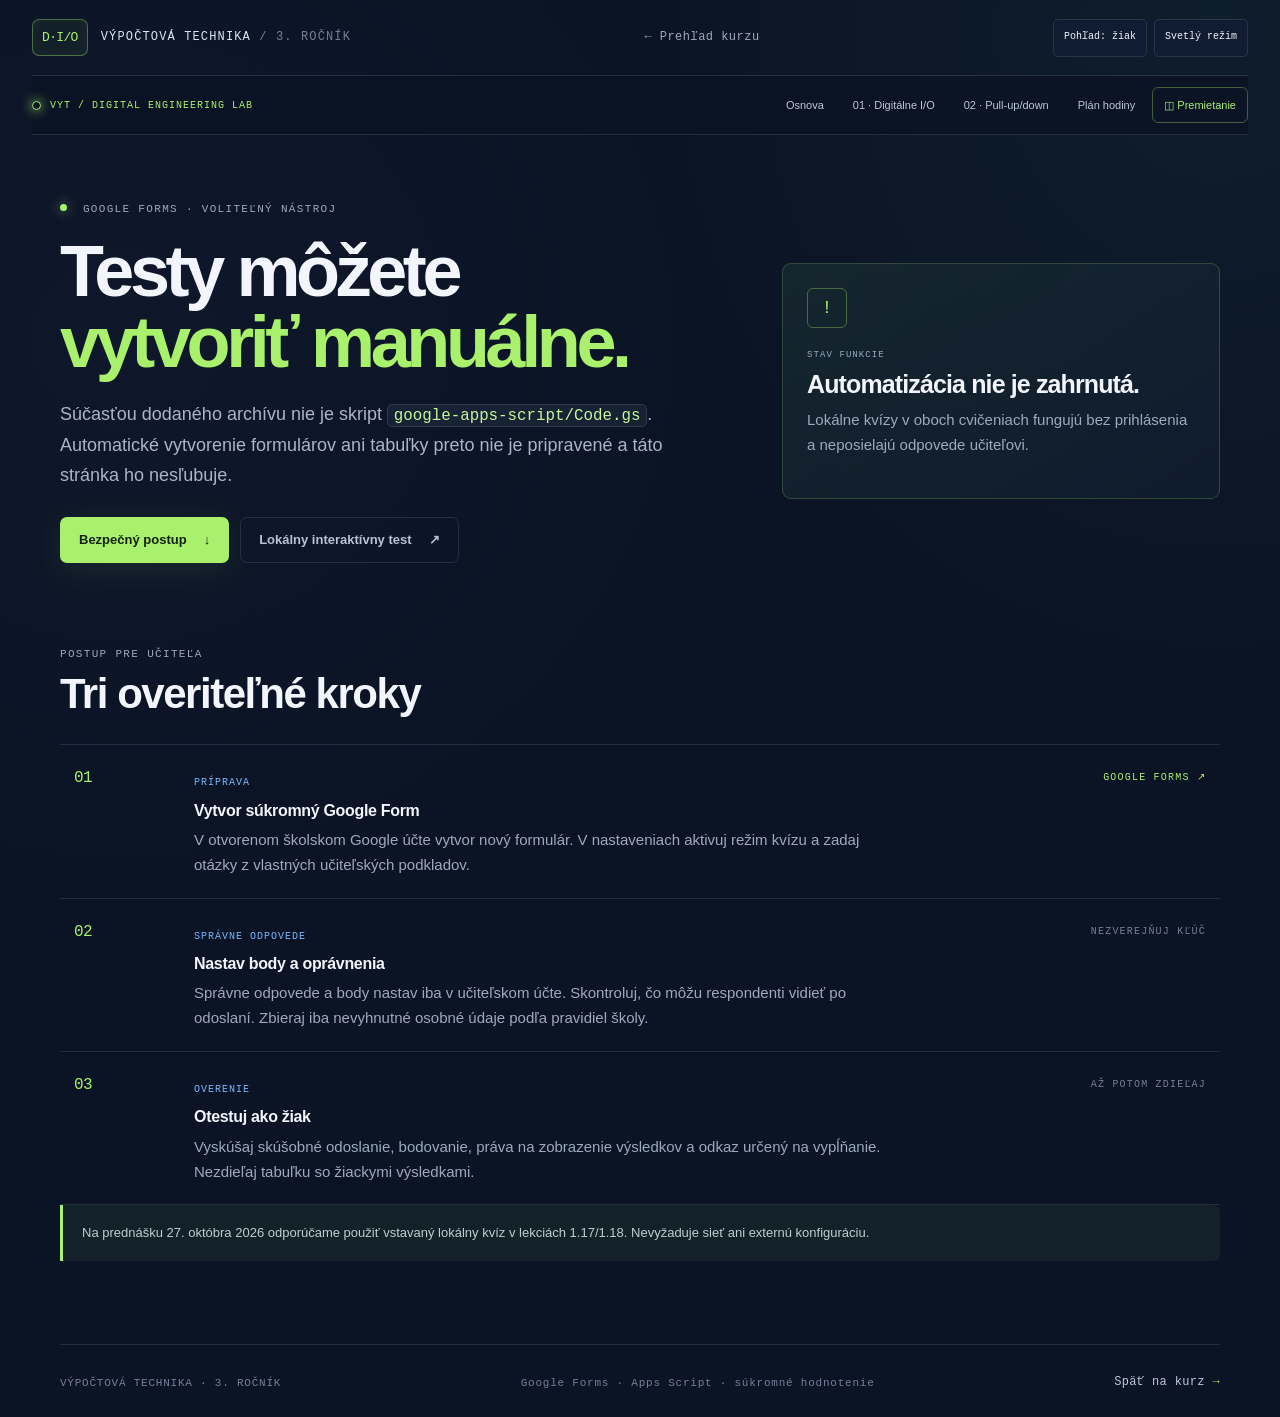
<file: Cvicenie_vypoctova_techgnika/google-formular.html>
<!doctype html>
<html lang="sk">
<head>
  <meta charset="utf-8">
  <meta name="viewport" content="width=device-width, initial-scale=1">
  <meta name="theme-color" content="#0b1425">
  <meta name="description" content="Návod pre učiteľa: vytvorte v Google účte dva päťotázkové Arduino testy s automatickým bodovaním a tabuľkou žiakov.">
  <title>Google Forms · učiteľský návod | Výpočtová technika</title>
  <link rel="stylesheet" href="style.css">
  <link rel="stylesheet" href="vyt-2.css">
  <script src="app.js" defer></script>
  <script src="vyt-2.js" defer></script>
</head>
<body>
  <header class="site-header"><a class="wordmark" href="index.html"><span class="wordmark-icon">D·I/O</span><span>VÝPOČTOVÁ TECHNIKA <span class="wordmark-muted">/ 3. ROČNÍK</span></span></a><a class="header-link" href="index.html#osnova">← Prehľad kurzu</a></header>
<main>
  <section class="lesson-hero shell"><div>
    <p class="eyebrow"><span class="live-dot"></span> GOOGLE FORMS · VOLITEĽNÝ NÁSTROJ</p>
    <h1>Testy môžete<br><span>vytvoriť manuálne.</span></h1>
    <p class="hero-lead">Súčasťou dodaného archívu nie je skript <code>google-apps-script/Code.gs</code>. Automatické vytvorenie formulárov ani tabuľky preto nie je pripravené a táto stránka ho nesľubuje.</p>
    <div class="hero-actions"><a class="button button-primary" href="#navod">Bezpečný postup <span aria-hidden="true">↓</span></a><a class="button button-quiet" href="cvicenie-2.html#laboratorium">Lokálny interaktívny test <span aria-hidden="true">↗</span></a></div>
  </div><aside class="outcome-card"><span class="outcome-icon">!</span><p class="eyebrow">STAV FUNKCIE</p><h2>Automatizácia nie je zahrnutá.</h2><p>Lokálne kvízy v oboch cvičeniach fungujú bez prihlásenia a neposielajú odpovede učiteľovi.</p></aside></section>
  <section class="shell lesson-section" id="navod"><div class="section-heading"><div><p class="eyebrow">POSTUP PRE UČITEĽA</p><h2>Tri overiteľné kroky</h2></div></div>
    <div class="timeline">
      <article class="timeline-row"><span class="time">01</span><div><span class="phase">PRÍPRAVA</span><h3>Vytvor súkromný Google Form</h3><p>V otvorenom školskom Google účte vytvor nový formulár. V nastaveniach aktivuj režim kvízu a zadaj otázky z vlastných učiteľských podkladov.</p></div><a class="teacher-cue external-cue" href="https://forms.google.com" target="_blank" rel="noopener noreferrer">GOOGLE FORMS ↗</a></article>
      <article class="timeline-row"><span class="time">02</span><div><span class="phase">SPRÁVNE ODPOVEDE</span><h3>Nastav body a oprávnenia</h3><p>Správne odpovede a body nastav iba v učiteľskom účte. Skontroluj, čo môžu respondenti vidieť po odoslaní. Zbieraj iba nevyhnutné osobné údaje podľa pravidiel školy.</p></div><span class="teacher-cue">NEZVEREJŇUJ KĽÚČ</span></article>
      <article class="timeline-row"><span class="time">03</span><div><span class="phase">OVERENIE</span><h3>Otestuj ako žiak</h3><p>Vyskúšaj skúšobné odoslanie, bodovanie, práva na zobrazenie výsledkov a odkaz určený na vypĺňanie. Nezdieľaj tabuľku so žiackymi výsledkami.</p></div><span class="teacher-cue">AŽ POTOM ZDIEĽAJ</span></article>
    </div>
    <p class="vyt-note">Na prednášku 27. októbra 2026 odporúčame použiť vstavaný lokálny kvíz v lekciách 1.17/1.18. Nevyžaduje sieť ani externú konfiguráciu.</p>
  </section>
</main>
  <footer class="site-footer shell"><span>VÝPOČTOVÁ TECHNIKA · 3. ROČNÍK</span><span>Google Forms · Apps Script · súkromné hodnotenie</span><a href="index.html#osnova">Späť na kurz <span aria-hidden="true">→</span></a></footer>
</body>
</html>
</file>
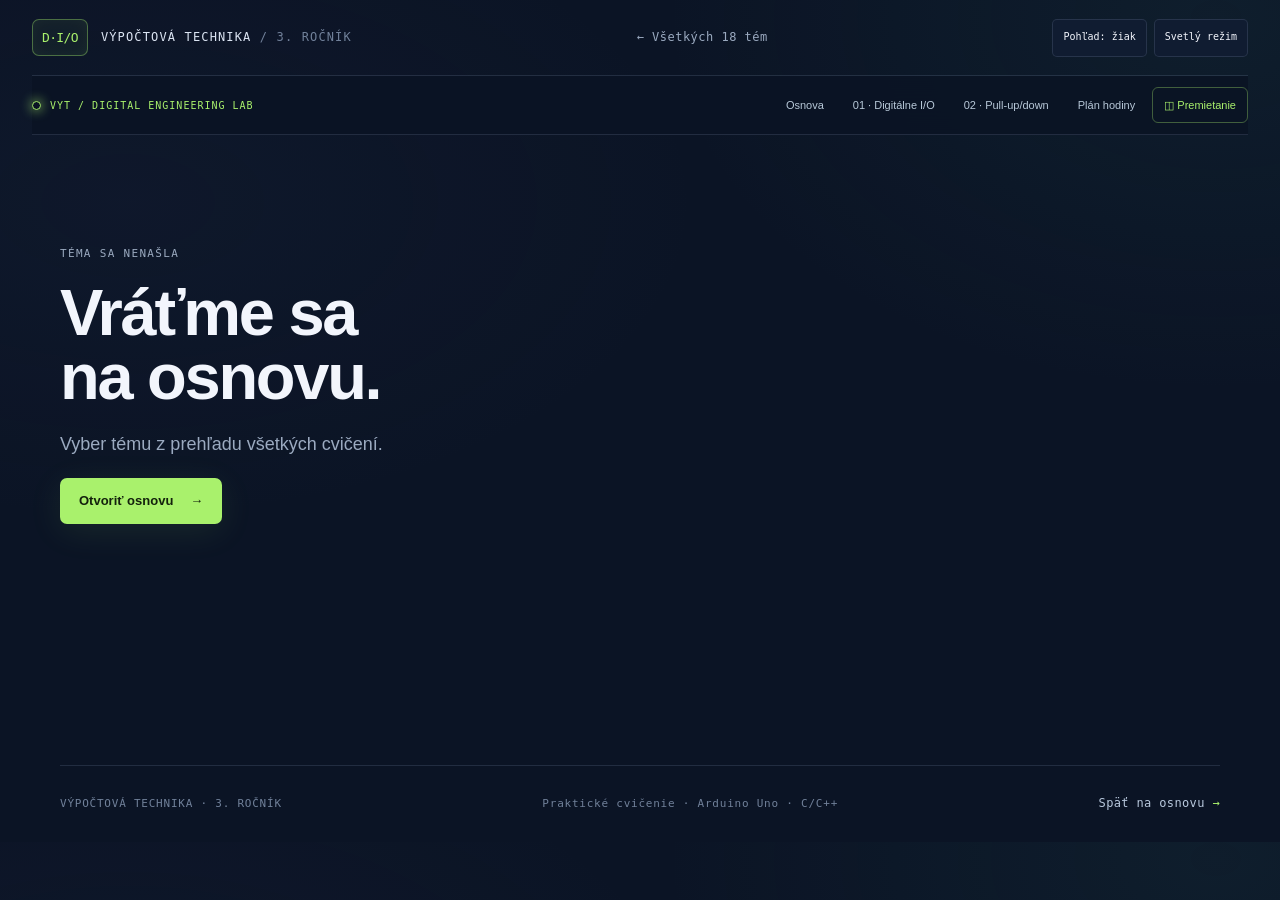
<file: Cvicenie_vypoctova_techgnika/lekcia.html>
<!doctype html>
<html lang="sk">
<head>
  <meta charset="utf-8">
  <meta name="viewport" content="width=device-width, initial-scale=1">
  <meta name="theme-color" content="#0b1425">
  <meta name="description" content="Praktická príprava na cvičenie z programovania mikrokontrolérov a Arduina.">
  <title>Cvičenie | Výpočtová technika</title>
  <link rel="stylesheet" href="style.css">
  <link rel="stylesheet" href="vyt-2.css">
  <script src="lekcie.js" defer></script>
  <script src="app.js" defer></script>
  <script src="vyt-2.js" defer></script>
</head>
<body>
  <header class="site-header"><a class="wordmark" href="index.html"><span class="wordmark-icon">D·I/O</span><span>VÝPOČTOVÁ TECHNIKA <span class="wordmark-muted">/ 3. ROČNÍK</span></span></a><a class="header-link" href="index.html#osnova">← Všetkých 18 tém</a></header>
  <main id="lesson-content" class="lesson-page shell"><p class="lesson-loading">Načítavam prípravu na cvičenie…</p></main>
  <footer class="site-footer shell"><span>VÝPOČTOVÁ TECHNIKA · 3. ROČNÍK</span><span>Praktické cvičenie · Arduino Uno · C/C++</span><a href="index.html#osnova">Späť na osnovu <span aria-hidden="true">→</span></a></footer>
</body>
</html>
</file>
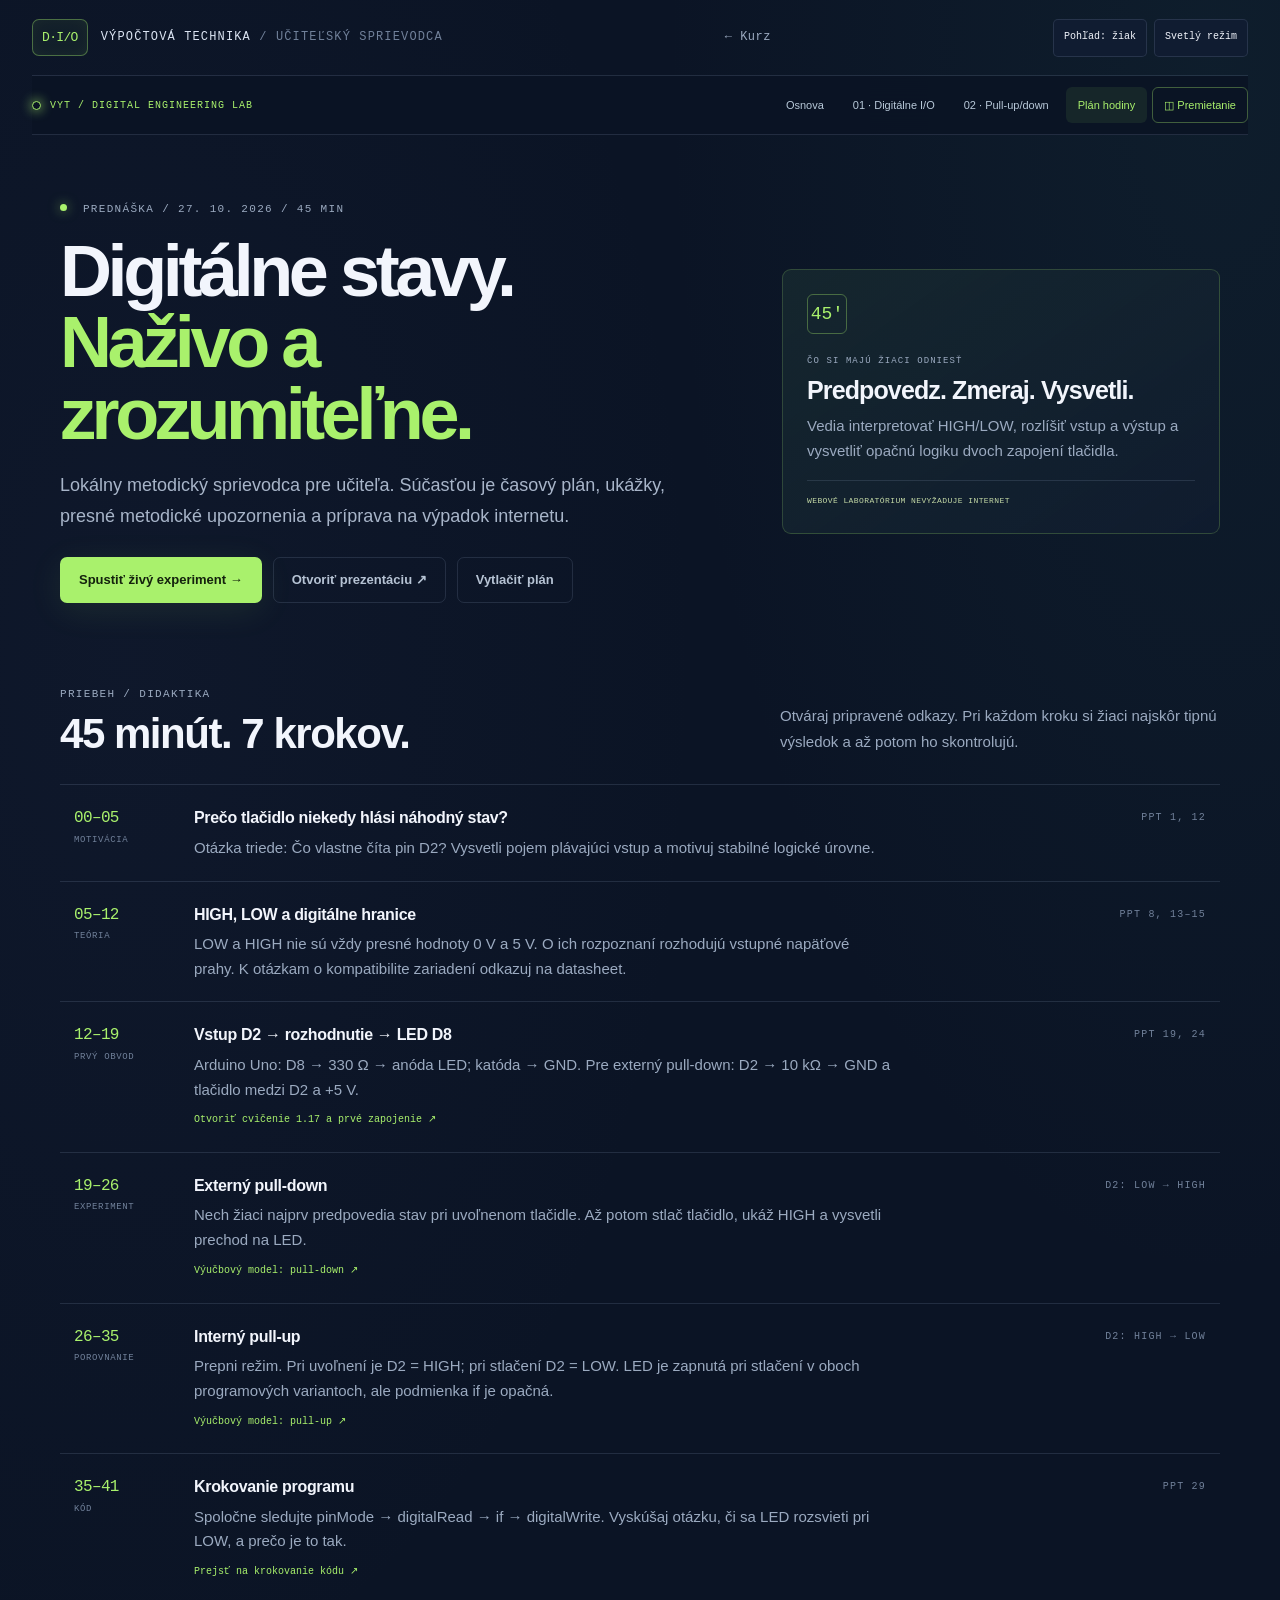
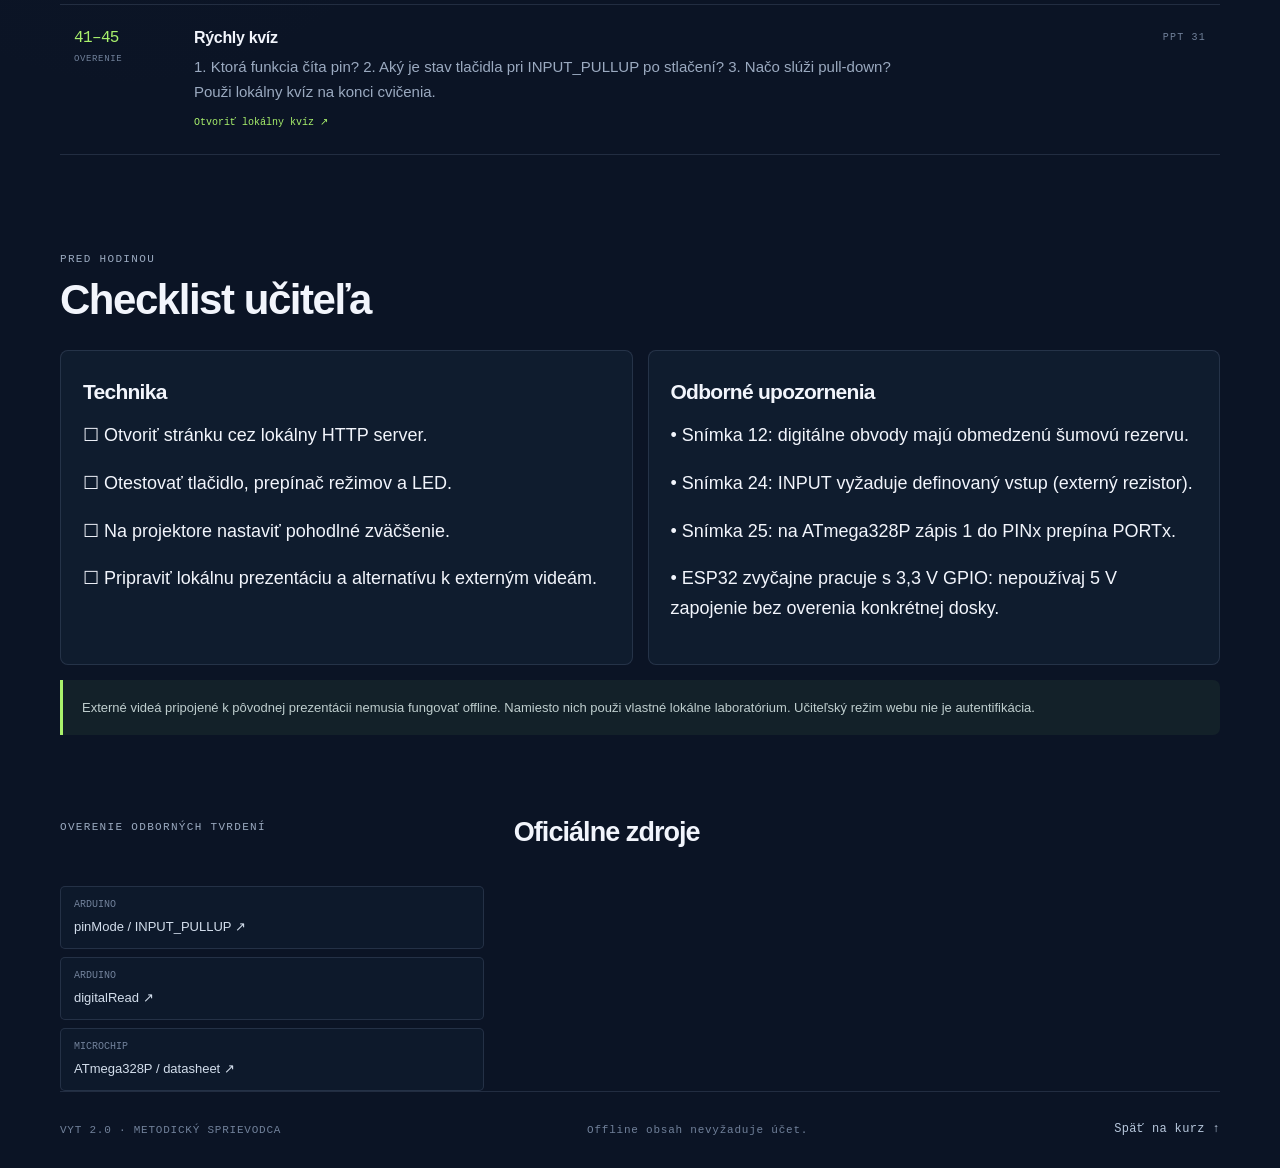
<file: Cvicenie_vypoctova_techgnika/prednaska.html>
<!doctype html>
<html lang="sk"><head><meta charset="utf-8"><meta name="viewport" content="width=device-width,initial-scale=1"><meta name="theme-color" content="#0b1425"><meta name="description" content="Offline metodická pomôcka na prednášku o digitálnych stavoch."><title>Plán prednášky · VYT 2.0</title><link rel="stylesheet" href="style.css"><link rel="stylesheet" href="vyt-2.css"><script src="app.js" defer></script><script src="vyt-2.js" defer></script></head>
<body><header class="site-header"><a class="wordmark" href="index.html"><span class="wordmark-icon">D·I/O</span><span>VÝPOČTOVÁ TECHNIKA <span class="wordmark-muted">/ UČITEĽSKÝ SPRIEVODCA</span></span></a><a class="header-link" href="index.html">← Kurz</a></header>
<main>
<section class="lesson-hero shell"><div><p class="eyebrow"><span class="live-dot"></span> PREDNÁŠKA / 27. 10. 2026 / 45 MIN</p><h1>Digitálne stavy.<br><span>Naživo a zrozumiteľne.</span></h1><p class="hero-lead">Lokálny metodický sprievodca pre učiteľa. Súčasťou je časový plán, ukážky, presné metodické upozornenia a príprava na výpadok internetu.</p><div class="hero-actions"><a class="button button-primary" href="cvicenie-2.html#laboratorium">Spustiť živý experiment →</a><a class="button button-quiet" href="assets/Digitalne_logicke_stavy.pptx">Otvoriť prezentáciu ↗</a><button class="button button-quiet" type="button" data-print>Vytlačiť plán</button></div></div><aside class="outcome-card"><span class="outcome-icon">45′</span><p class="eyebrow">ČO SI MAJÚ ŽIACI ODNIESŤ</p><h2>Predpovedz. Zmeraj. Vysvetli.</h2><p>Vedia interpretovať HIGH/LOW, rozlíšiť vstup a výstup a vysvetliť opačnú logiku dvoch zapojení tlačidla.</p><div class="success-line">WEBOVÉ LABORATÓRIUM NEVYŽADUJE INTERNET</div></aside></section>
<section class="shell lesson-section" id="priebeh"><div class="section-heading"><div><p class="eyebrow">PRIEBEH / DIDAKTIKA</p><h2>45 minút. 7 krokov.</h2></div><p class="section-note">Otváraj pripravené odkazy. Pri každom kroku si žiaci najskôr tipnú výsledok a až potom ho skontrolujú.</p></div><div class="timeline">
<article class="timeline-row"><span class="time">00–05<small>MOTIVÁCIA</small></span><div><h3>Prečo tlačidlo niekedy hlási náhodný stav?</h3><p>Otázka triede: Čo vlastne číta pin D2? Vysvetli pojem plávajúci vstup a motivuj stabilné logické úrovne.</p></div><span class="teacher-cue">PPT 1, 12</span></article>
<article class="timeline-row"><span class="time">05–12<small>TEÓRIA</small></span><div><h3>HIGH, LOW a digitálne hranice</h3><p>LOW a HIGH nie sú vždy presné hodnoty 0 V a 5 V. O ich rozpoznaní rozhodujú vstupné napäťové prahy. K otázkam o kompatibilite zariadení odkazuj na datasheet.</p></div><span class="teacher-cue">PPT 8, 13–15</span></article>
<article class="timeline-row"><span class="time">12–19<small>PRVÝ OBVOD</small></span><div><h3>Vstup D2 → rozhodnutie → LED D8</h3><p>Arduino Uno: D8 → 330 Ω → anóda LED; katóda → GND. Pre externý pull-down: D2 → 10 kΩ → GND a tlačidlo medzi D2 a +5 V.</p><a class="inline-resource" href="cvicenie-1.html#laboratorium">Otvoriť cvičenie 1.17 a prvé zapojenie ↗</a></div><span class="teacher-cue">PPT 19, 24</span></article>
<article class="timeline-row"><span class="time">19–26<small>EXPERIMENT</small></span><div><h3>Externý pull-down</h3><p>Nech žiaci najprv predpovedia stav pri uvoľnenom tlačidle. Až potom stlač tlačidlo, ukáž HIGH a vysvetli prechod na LED.</p><a class="inline-resource" href="cvicenie-1.html#laboratorium">Výučbový model: pull-down ↗</a></div><span class="teacher-cue">D2: LOW → HIGH</span></article>
<article class="timeline-row"><span class="time">26–35<small>POROVNANIE</small></span><div><h3>Interný pull-up</h3><p>Prepni režim. Pri uvoľnení je D2 = HIGH; pri stlačení D2 = LOW. LED je zapnutá pri stlačení v oboch programových variantoch, ale podmienka if je opačná.</p><a class="inline-resource" href="cvicenie-2.html#laboratorium">Výučbový model: pull-up ↗</a></div><span class="teacher-cue">D2: HIGH → LOW</span></article>
<article class="timeline-row"><span class="time">35–41<small>KÓD</small></span><div><h3>Krokovanie programu</h3><p>Spoločne sledujte pinMode → digitalRead → if → digitalWrite. Vyskúšaj otázku, či sa LED rozsvieti pri LOW, a prečo je to tak.</p><a class="inline-resource" href="cvicenie-2.html#laboratorium">Prejsť na krokovanie kódu ↗</a></div><span class="teacher-cue">PPT 29</span></article>
<article class="timeline-row"><span class="time">41–45<small>OVERENIE</small></span><div><h3>Rýchly kvíz</h3><p>1. Ktorá funkcia číta pin? 2. Aký je stav tlačidla pri INPUT_PULLUP po stlačení? 3. Načo slúži pull-down? Použi lokálny kvíz na konci cvičenia.</p><a class="inline-resource" href="cvicenie-2.html">Otvoriť lokálny kvíz ↗</a></div><span class="teacher-cue">PPT 31</span></article>
</div></section>
<section class="shell lesson-section"><div class="section-heading"><div><p class="eyebrow">PRED HODINOU</p><h2>Checklist učiteľa</h2></div></div><div class="compare-grid"><article class="panel"><h3>Technika</h3><p>☐ Otvoriť stránku cez lokálny HTTP server.</p><p>☐ Otestovať tlačidlo, prepínač režimov a LED.</p><p>☐ Na projektore nastaviť pohodlné zväčšenie.</p><p>☐ Pripraviť lokálnu prezentáciu a alternatívu k externým videám.</p></article><article class="panel"><h3>Odborné upozornenia</h3><p>• Snímka 12: digitálne obvody majú obmedzenú šumovú rezervu.</p><p>• Snímka 24: INPUT vyžaduje definovaný vstup (externý rezistor).</p><p>• Snímka 25: na ATmega328P zápis 1 do PINx prepína PORTx.</p><p>• ESP32 zvyčajne pracuje s 3,3 V GPIO: nepoužívaj 5 V zapojenie bez overenia konkrétnej dosky.</p></article></div>
<p class="vyt-note">Externé videá pripojené k pôvodnej prezentácii nemusia fungovať offline. Namiesto nich použi vlastné lokálne laboratórium. Učiteľský režim webu nie je autentifikácia.</p></section>
<section class="shell lesson-sources"><p class="eyebrow">OVERENIE ODBORNÝCH TVRDENÍ</p><h2>Oficiálne zdroje</h2><div class="resource-links"><a href="https://docs.arduino.cc/language-reference/en/functions/digital-io/pinMode/" target="_blank" rel="noopener noreferrer"><span>ARDUINO</span><strong>pinMode / INPUT_PULLUP ↗</strong></a><a href="https://docs.arduino.cc/language-reference/en/functions/digital-io/digitalread/" target="_blank" rel="noopener noreferrer"><span>ARDUINO</span><strong>digitalRead ↗</strong></a><a href="https://www.microchip.com/en-us/product/atmega328p" target="_blank" rel="noopener noreferrer"><span>MICROCHIP</span><strong>ATmega328P / datasheet ↗</strong></a></div></section>
</main><footer class="site-footer shell"><span>VYT 2.0 · METODICKÝ SPRIEVODCA</span><span>Offline obsah nevyžaduje účet.</span><a href="index.html">Späť na kurz ↑</a></footer></body></html>
</file>
<file: Cvicenie_vypoctova_techgnika/style.css>
:root {
  color-scheme: dark;
  --background: #0b1425;
  --surface: #101c31;
  --surface-raised: #14223a;
  --line: rgba(169, 190, 222, .15);
  --text: #f2f5fc;
  --muted: #9baac0;
  --faint: #71819a;
  --accent: #a9f16c;
  --accent-strong: #c4ff8d;
  --blue: #76b9ff;
  --purple: #bf9cff;
  --mono: "DM Mono", Consolas, monospace;
  --sans: "DM Sans", "Segoe UI", sans-serif;
  --display: "Space Grotesk", "Segoe UI", sans-serif;
}

* { box-sizing: border-box; }
html { scroll-behavior: smooth; }
body { margin: 0; background: var(--background); color: var(--text); font-family: var(--sans); font-size: 16px; line-height: 1.65; }
a { color: inherit; text-decoration: none; }
button { font: inherit; }
code { padding: .11em .36em; border: 1px solid rgba(169, 190, 222, .15); border-radius: 5px; background: rgba(169, 190, 222, .07); color: #c7f79d; font-family: var(--mono); font-size: .88em; }
.shell { width: min(1160px, calc(100% - 48px)); margin-inline: auto; }
.site-header { display: flex; width: min(1320px, calc(100% - 64px)); min-height: 76px; margin: auto; align-items: center; justify-content: space-between; border-bottom: 1px solid var(--line); }
.wordmark { display: inline-flex; align-items: center; gap: 13px; color: #dce5f3; font-family: var(--mono); font-size: 11px; font-weight: 500; letter-spacing: .07em; }
.wordmark-icon { padding: 7px 9px; border: 1px solid rgba(169, 241, 108, .38); border-radius: 7px; color: var(--accent); font-size: 13px; letter-spacing: -.05em; }
.wordmark-muted { color: var(--faint); }
.header-link { color: var(--muted); font-family: var(--mono); font-size: 11px; letter-spacing: .04em; transition: color .2s; }
.header-link:hover, .site-footer a:hover, .lesson-nav a:hover { color: var(--accent); }
.hero { display: grid; min-height: 575px; grid-template-columns: 1.05fr .95fr; align-items: center; gap: 45px; padding-block: 70px 78px; }
.eyebrow, .phase, .card-kicker, .duration, .teacher-cue, .project-number, .success-line, .site-footer, .code-heading, .question-number { font-family: var(--mono); font-size: 10px; font-weight: 500; letter-spacing: .12em; }
.eyebrow { margin: 0 0 18px; color: var(--muted); }
.live-dot { display: inline-block; width: 7px; height: 7px; margin-right: 8px; border-radius: 50%; background: var(--accent); box-shadow: 0 0 12px rgba(169, 241, 108, .6); vertical-align: 1px; }
h1, h2, h3, p { margin-top: 0; }
h1, h2, h3 { font-family: var(--display); letter-spacing: -.035em; }
h1 { margin-bottom: 20px; font-size: clamp(54px, 7vw, 88px); font-weight: 600; line-height: .99; }
h1 span { color: var(--accent); }
.hero-lead { max-width: 535px; margin-bottom: 26px; color: #a8b5c9; font-size: 17px; line-height: 1.7; }
.hero-actions { display: flex; flex-wrap: wrap; align-items: center; gap: 11px; }
.button { display: inline-flex; min-height: 46px; padding: 0 18px; align-items: center; justify-content: center; gap: 17px; border: 1px solid transparent; border-radius: 6px; cursor: pointer; font-size: 13px; font-weight: 600; transition: background .18s, border-color .18s, transform .18s; }
.button:hover { transform: translateY(-1px); }
.button-primary { background: var(--accent); color: #14220d; }
.button-primary:hover { background: var(--accent-strong); }
.button-quiet { border-color: var(--line); background: transparent; color: #b6c3d4; }
.button-quiet:hover { border-color: rgba(169, 241, 108, .5); color: var(--text); }
.hero-meta { display: flex; flex-wrap: wrap; gap: 22px; margin-top: 37px; color: var(--faint); font-family: var(--mono); font-size: 10px; letter-spacing: .04em; }
.hero-visual { position: relative; display: grid; min-height: 355px; place-items: center; overflow: hidden; border: 1px solid rgba(169, 190, 222, .1); border-radius: 11px; background: radial-gradient(ellipse at 52% 51%, rgba(56, 91, 134, .24), transparent 67%), linear-gradient(145deg, rgba(18, 33, 56, .84), rgba(12, 21, 37, .6)); }
.hero-visual::before, .hero-visual::after { position: absolute; width: 240px; height: 240px; border: 1px solid rgba(169, 190, 222, .07); border-radius: 50%; content: ""; }
.hero-visual::after { width: 340px; height: 340px; }
.board { position: relative; z-index: 1; width: 240px; padding: 18px; border: 1px solid rgba(185, 211, 241, .22); border-radius: 22px; background: linear-gradient(145deg, #273e59, #172b42); box-shadow: 0 25px 55px rgba(0, 0, 0, .35); transform: rotate(-7deg); }
.board-top, .board-pins { display: flex; justify-content: space-between; color: #c2d4e7; font-family: var(--mono); font-size: 9px; letter-spacing: .12em; }
.board-led { width: 8px; height: 8px; border-radius: 50%; background: var(--accent); box-shadow: 0 0 15px var(--accent); }
.board-chip { display: grid; width: 92px; height: 67px; margin: 32px auto 27px; place-items: center; border: 1px solid rgba(255,255,255,.14); border-radius: 7px; background: #101a29; color: #90a6c1; font-family: var(--mono); font-size: 8px; }
.board-pins { padding-bottom: 15px; border-bottom: 1px solid rgba(255,255,255,.11); font-size: 8px; }
.board-caption { padding-top: 13px; color: #9bafc7; font-family: var(--mono); font-size: 7px; text-align: center; letter-spacing: .045em; }
.board-caption span { padding-inline: 3px; color: var(--accent); }
.signal { position: absolute; z-index: 2; padding: 7px 11px; border: 1px solid var(--line); border-radius: 5px; background: #111d30; color: #d5dfed; font-family: var(--mono); font-size: 10px; }
.signal-a { top: 22%; left: 9%; }
.signal-b { right: 8%; bottom: 23%; color: var(--accent); }
.hero-index { position: absolute; right: 17px; top: 15px; color: var(--faint); font-family: var(--mono); font-size: 8px; line-height: 1.7; text-align: right; letter-spacing: .1em; }
.hero-index strong { color: #cad4e1; font-size: 11px; font-weight: 400; }
.section-block { padding-block: 30px 78px; }
.section-heading { display: flex; margin-bottom: 27px; align-items: end; justify-content: space-between; gap: 24px; }
.section-heading .eyebrow { margin-bottom: 8px; }
h2 { margin-bottom: 0; font-size: clamp(30px, 4vw, 42px); line-height: 1.1; }
.section-note { max-width: 440px; margin-bottom: 3px; color: var(--muted); font-size: 13px; line-height: 1.7; }
.lesson-grid { display: grid; grid-template-columns: 1fr 1fr; gap: 17px; }
.lesson-card { position: relative; min-height: 312px; padding: 25px 27px 24px; overflow: hidden; border: 1px solid var(--line); border-radius: 9px; background: linear-gradient(145deg, rgba(22, 39, 63, .95), rgba(15, 27, 46, .95)); }
.lesson-card::after { position: absolute; right: -45px; bottom: -97px; width: 220px; height: 220px; border: 1px solid rgba(118, 185, 255, .1); border-radius: 50%; content: ""; }
.lesson-card-two::after { border-color: rgba(191, 156, 255, .12); }
.card-top { display: flex; justify-content: space-between; align-items: center; }
.card-number { color: var(--blue); font-family: var(--mono); font-size: 20px; }
.lesson-card-two .card-number { color: var(--purple); }
.duration { color: var(--faint); font-size: 9px; }
.card-kicker { margin: 25px 0 7px; color: var(--blue); font-size: 9px; }
.lesson-card-two .card-kicker { color: var(--purple); }
.lesson-card h3 { margin-bottom: 10px; font-size: 27px; line-height: 1.13; }
.lesson-card > p:not(.card-kicker) { max-width: 450px; margin-bottom: 16px; color: var(--muted); font-size: 13px; }
.card-tags { display: flex; margin: 0 0 18px; padding: 0; flex-wrap: wrap; gap: 7px; list-style: none; }
.card-tags li { padding: 4px 8px; border: 1px solid var(--line); border-radius: 4px; color: #aab8ca; font-family: var(--mono); font-size: 9px; }
.card-link { position: relative; z-index: 1; color: var(--accent); font-size: 12px; font-weight: 600; }
.card-link span { padding-left: 5px; }
.theory-band { padding-block: 65px 70px; border-block: 1px solid rgba(165, 188, 220, .09); background: linear-gradient(100deg, rgba(17, 31, 51, .95), rgba(13, 24, 41, .95)); }
.theory-layout { display: grid; grid-template-columns: .72fr 1.28fr; gap: 70px; }
.theory-intro h2 { margin-bottom: 17px; font-size: 40px; }
.theory-intro > p:last-child { max-width: 315px; color: var(--muted); font-size: 13px; }
.theory-list { display: grid; }
.theory-item { display: grid; grid-template-columns: 39px 1fr; gap: 15px; padding: 17px 0; border-bottom: 1px solid var(--line); }
.theory-item:first-child { padding-top: 0; }
.theory-item:last-child { padding-bottom: 0; border: 0; }
.theory-index { color: var(--accent); font-family: var(--mono); font-size: 11px; }
.theory-item h3 { margin: 0 0 4px; font-family: var(--sans); font-size: 14px; font-weight: 600; letter-spacing: 0; }
.theory-item p { margin: 0; color: var(--muted); font-size: 12px; line-height: 1.7; }
.project-preview { padding-top: 75px; }
.project-strip { display: grid; grid-template-columns: repeat(5, 1fr); border: 1px solid var(--line); border-radius: 8px; background: rgba(16, 28, 47, .75); }
.project-strip > div { min-height: 115px; padding: 17px 16px; border-right: 1px solid var(--line); }
.project-strip > div:last-child { border: 0; }
.project-strip span, .project-strip strong, .project-strip small { display: block; }
.project-strip span { margin-bottom: 10px; color: var(--accent); font-family: var(--mono); font-size: 10px; }
.project-strip strong { margin-bottom: 4px; font-size: 12px; }
.project-strip small { color: var(--muted); font-size: 10px; line-height: 1.5; }
.site-footer { display: flex; min-height: 77px; align-items: center; justify-content: space-between; gap: 15px; border-top: 1px solid var(--line); color: var(--faint); font-size: 9px; letter-spacing: .07em; }
.site-footer a { color: #b8c8dd; font-size: 10px; letter-spacing: .03em; }
.site-footer a span { color: var(--accent); }
.lesson-hero { display: grid; min-height: 410px; grid-template-columns: 1.2fr .8fr; align-items: center; gap: 65px; padding-block: 65px 57px; }
.lesson-hero h1 { font-size: clamp(46px, 6.2vw, 72px); }
.lesson-hero h1 span { color: var(--accent); }
.lesson-hero .hero-lead { max-width: 620px; font-size: 15px; }
.outcome-card { padding: 24px; border: 1px solid rgba(169, 241, 108, .2); border-radius: 9px; background: linear-gradient(145deg, rgba(25, 45, 49, .7), rgba(16, 28, 47, .94)); }
.outcome-card-purple { border-color: rgba(191, 156, 255, .25); background: linear-gradient(145deg, rgba(41, 33, 59, .7), rgba(16, 28, 47, .94)); }
.outcome-icon { display: grid; width: 40px; height: 40px; margin-bottom: 20px; place-items: center; border: 1px solid rgba(169, 241, 108, .35); border-radius: 6px; color: var(--accent); font-family: var(--mono); }
.outcome-card-purple .outcome-icon { border-color: rgba(191, 156, 255, .4); color: var(--purple); }
.outcome-card .eyebrow { margin-bottom: 8px; font-size: 9px; }
.outcome-card h2 { margin-bottom: 9px; font-size: 25px; }
.outcome-card > p:not(.eyebrow) { margin-bottom: 17px; color: var(--muted); font-size: 12px; }
.success-line { padding-top: 13px; border-top: 1px solid var(--line); color: #c5daa7; font-size: 8px; letter-spacing: .05em; line-height: 1.8; }
.lesson-section { padding-block: 25px 70px; }
.duration-large { max-width: 47%; padding: 8px 11px; border: 1px solid var(--line); border-radius: 5px; text-align: right; }
.timeline { border-top: 1px solid var(--line); }
.timeline-row { display: grid; grid-template-columns: 100px 1fr 165px; gap: 20px; align-items: start; padding: 20px 14px; border-bottom: 1px solid var(--line); transition: background .18s; }
.timeline-row:hover { background: rgba(255, 255, 255, .018); }
.time { color: var(--accent); font-family: var(--mono); font-size: 16px; letter-spacing: -.04em; }
.time small { display: block; margin-top: 1px; color: var(--faint); font-size: 9px; letter-spacing: .07em; }
.phase { display: inline-block; margin-bottom: 6px; color: var(--blue); font-size: 9px; letter-spacing: .1em; }
.timeline-row h3 { margin: 0 0 4px; font-size: 16px; letter-spacing: -.02em; }
.timeline-row p { max-width: 700px; margin: 0; color: var(--muted); font-size: 12px; line-height: 1.65; }
.teacher-cue { padding-top: 5px; color: var(--faint); font-size: 8px; text-align: right; }
.wiring-grid, .compare-grid { display: grid; grid-template-columns: 1fr 1fr; gap: 15px; }
.panel { padding: 22px; border: 1px solid var(--line); border-radius: 8px; background: rgba(17, 30, 49, .8); }
.panel > h3, .simulator-copy h3 { margin: 2px 0 12px; font-size: 21px; }
.wiring-lines { margin-block: 13px; }
.wiring-lines p { margin: 0; padding: 8px 0; border-bottom: 1px solid rgba(169,190,222,.09); color: #bfcbdb; font-family: var(--mono); font-size: 11px; }
.wiring-lines p:last-child { border-bottom: 0; }
.wiring-lines span { color: var(--accent); }
.fine-print { margin: 12px 0 0; color: var(--faint); font-size: 10px; line-height: 1.7; }
.code-panel { padding: 0; overflow: hidden; }
.code-heading { display: flex; min-height: 46px; padding-inline: 17px; align-items: center; justify-content: space-between; gap: 10px; border-bottom: 1px solid var(--line); color: #a9b8cc; font-size: 8px; letter-spacing: .07em; }
.copy-button { padding: 5px 8px; border: 1px solid var(--line); border-radius: 4px; background: transparent; color: var(--muted); cursor: pointer; font-family: var(--mono); font-size: 9px; }
.copy-button:hover { border-color: var(--accent); color: var(--accent); }
pre { margin: 0; padding: 15px 17px 6px; overflow-x: auto; color: #d8e2ef; font-family: var(--mono); font-size: 11px; line-height: 1.72; tab-size: 2; }
pre code { padding: 0; border: 0; border-radius: 0; background: none; color: inherit; font-size: inherit; }
.code-panel > .fine-print { padding: 0 17px 16px; margin-top: 3px; }
.project-grid { display: grid; grid-template-columns: repeat(2, minmax(0, 1fr)); gap: 12px; }
.project-card { position: relative; padding: 20px 21px; border: 1px solid var(--line); border-radius: 8px; background: linear-gradient(135deg, rgba(18, 32, 53, .94), rgba(14, 25, 43, .94)); }
.project-number { display: block; margin-bottom: 11px; color: var(--blue); font-size: 8px; letter-spacing: .1em; }
.project-card h3 { margin: 0 0 6px; font-size: 19px; }
.project-card > p { min-height: 42px; margin-bottom: 13px; color: var(--muted); font-size: 11px; line-height: 1.65; }
.task-line, .check-line { display: grid; grid-template-columns: 78px 1fr; gap: 8px; padding: 8px 0; border-top: 1px solid rgba(169,190,222,.09); font-size: 10px; line-height: 1.6; }
.task-line strong, .check-line strong { color: #cad6e5; font-size: 10px; }
.task-line span, .check-line span { color: var(--muted); }
.check-line strong { color: var(--accent); }
.teacher-card { border-style: dashed; background: rgba(19, 31, 49, .48); }
.teacher-card .project-number { color: var(--purple); }
.compact-section { padding-bottom: 58px; }
.quiz-grid { display: grid; grid-template-columns: repeat(3, minmax(0, 1fr)); gap: 12px; }
.quiz-card { padding: 18px; border: 1px solid var(--line); border-radius: 8px; background: rgba(17, 30, 49, .8); }
.question-number { color: var(--accent); font-size: 9px; }
.quiz-card h3 { min-height: 47px; margin: 8px 0 13px; font-family: var(--sans); font-size: 13px; font-weight: 600; letter-spacing: 0; line-height: 1.5; }
.answer-list { display: grid; gap: 7px; }
.answer-list button { padding: 8px 10px; border: 1px solid var(--line); border-radius: 5px; background: rgba(255, 255, 255, .02); color: #b9c5d5; cursor: pointer; font-size: 10px; line-height: 1.5; text-align: left; transition: border-color .15s, background .15s; }
.answer-list button:hover:not(:disabled) { border-color: rgba(169, 241, 108, .5); background: rgba(169, 241, 108, .06); }
.answer-list button:disabled { cursor: default; opacity: .66; }
.answer-list button.answer-correct, .answer-list button.answer-reveal { border-color: rgba(169,241,108,.55); background: rgba(169,241,108,.08); color: #d2f7b5; opacity: 1; }
.answer-list button.answer-wrong { border-color: rgba(255,132,132,.5); background: rgba(255,132,132,.07); color: #ffcaca; opacity: 1; }
.feedback { min-height: 36px; margin: 10px 0 0; color: var(--faint); font-size: 10px; line-height: 1.6; }
.feedback-correct { color: #c7eda8; }
.feedback-wrong { color: #ffb3b3; }
.score-line { margin: 13px 0 0; color: var(--muted); font-family: var(--mono); font-size: 10px; text-align: right; }
.assessment-section { display: grid; grid-template-columns: .75fr 1.25fr; gap: 50px; padding: 28px; border: 1px solid var(--line); border-radius: 8px; background: linear-gradient(110deg, rgba(21, 38, 59, .83), rgba(15, 26, 44, .83)); }
.assessment-section .eyebrow { margin-bottom: 9px; }
.assessment-section h2 { font-size: 25px; }
.assessment-list { display: grid; gap: 10px; margin: 0; padding: 0; list-style: none; }
.assessment-list li { display: grid; grid-template-columns: 30px 1fr; gap: 8px; color: #b7c4d4; font-size: 11px; }
.assessment-list li span { color: var(--accent); font-family: var(--mono); font-size: 9px; }
.lesson-nav { display: flex; padding-block: 27px; align-items: center; justify-content: space-between; gap: 12px; }
.lesson-nav a { color: var(--muted); font-family: var(--mono); font-size: 10px; }
.lesson-nav .next-link { color: var(--accent); }
.compare-grid { margin-bottom: 15px; }
.pullup-panel { border-color: rgba(191, 156, 255, .22); }
.pullup-panel .phase { color: var(--purple); }
.state-pair { display: flex; margin: 11px 0; flex-wrap: wrap; gap: 7px; }
.state-pair span { flex: 1; min-width: 135px; padding: 8px; border: 1px solid var(--line); border-radius: 5px; color: var(--muted); font-family: var(--mono); font-size: 8px; }
.state-pair b { display: block; margin-top: 4px; color: var(--text); font-size: 10px; font-weight: 500; }
.pullup-panel .state-pair b { color: var(--purple); }
.simulator { display: grid; grid-template-columns: 1fr 1fr; gap: 25px; align-items: center; margin-top: 15px; border-color: rgba(191,156,255,.22); }
.simulator-copy h3 { margin-bottom: 4px; }
.simulator-copy > p { margin-bottom: 15px; color: var(--muted); font-size: 12px; }
.simulator .phase { color: var(--purple); }
.sim-button { background: #bea0f4; }
.sim-button:hover { background: #d1bcff; }
.sim-button[aria-pressed="true"] { background: #e2d5ff; }
.sim-readout { display: grid; min-height: 130px; padding: 15px; grid-template-columns: 1fr auto; align-content: center; border: 1px solid var(--line); border-radius: 6px; background: rgba(6, 14, 27, .42); }
.sim-readout .phase { grid-column: 1 / -1; margin-bottom: 3px; }
.sim-readout > strong { font-family: var(--mono); font-size: 32px; line-height: 1.2; }
.sim-readout > span:not(.phase) { grid-column: 1 / -1; color: var(--muted); font-size: 10px; }
.sim-led { width: 13px; height: 13px; align-self: center; border-radius: 50%; background: #334052; transition: background .2s, box-shadow .2s; }
.sim-led-on { background: var(--accent); box-shadow: 0 0 19px rgba(169, 241, 108, .7); }
.sim-readout > small { grid-column: 1 / -1; margin-top: 11px; color: var(--faint); font-size: 9px; }
.homework-hero { min-height: 375px; }
.homework-grid .project-card > p { min-height: 54px; }
.homework-level { display: inline-block; margin-top: 8px; color: var(--purple); font-family: var(--mono); font-size: 8px; letter-spacing: .1em; }
.homework-assessment { margin-bottom: 34px; }

.course-hero { display: grid; min-height: 570px; grid-template-columns: 1.05fr .95fr; align-items: center; gap: 50px; padding-block: 65px 75px; }
.course-hero h1 { font-size: clamp(54px, 7vw, 82px); }
.official-board { position: relative; margin: 0; padding: 22px 20px 15px; overflow: hidden; border: 1px solid var(--line); border-radius: 10px; background: radial-gradient(ellipse at 50% 49%, rgba(80, 126, 170, .17), transparent 73%), linear-gradient(145deg, #14243b, #0e192b); }
.official-board > a { display: grid; min-height: 245px; place-items: center; }
.official-board img { display: block; width: 100%; max-height: 330px; object-fit: contain; border-radius: 4px; }
.official-board figcaption { display: flex; padding-top: 12px; flex-wrap: wrap; justify-content: space-between; gap: 6px 16px; border-top: 1px solid var(--line); color: var(--faint); font-family: var(--mono); font-size: 8px; letter-spacing: .04em; }
.official-board figcaption a { color: #b8c8dd; }
.official-board figcaption a:hover { color: var(--accent); }
.official-label { position: absolute; top: 15px; right: 15px; padding: 6px 8px; border: 1px solid rgba(169,241,108,.25); border-radius: 4px; background: rgba(11,20,37,.86); color: var(--accent); font-family: var(--mono); font-size: 8px; line-height: 1.5; letter-spacing: .08em; }
.course-intro { display: grid; grid-template-columns: .72fr 1.28fr; gap: 70px; align-items: end; padding-block: 8px 45px; }
.course-intro .eyebrow { margin-bottom: 8px; }
.course-intro h2 { font-size: 32px; }
.course-intro > p { margin-bottom: 2px; color: var(--muted); font-size: 13px; line-height: 1.8; }
.curriculum-section { padding-top: 5px; padding-bottom: 75px; }
.course-stats { display: flex; margin: 20px 0 30px; padding: 12px 15px; flex-wrap: wrap; gap: 10px 28px; border: 1px solid var(--line); border-radius: 7px; background: rgba(17,30,49,.62); color: var(--muted); font-family: var(--mono); font-size: 9px; }
.course-stats strong { margin-right: 4px; color: var(--accent); font-size: 13px; font-weight: 500; }
.unit-block { margin-top: 27px; padding: 20px; border: 1px solid var(--line); border-radius: 9px; background: rgba(15,27,46,.58); }
.unit-highlight { border-color: rgba(169,241,108,.22); background: linear-gradient(140deg, rgba(24,39,46,.52), rgba(15,27,46,.68)); }
.unit-heading { display: flex; margin-bottom: 17px; align-items: center; gap: 15px; }
.unit-number { display: grid; width: 37px; height: 37px; flex: 0 0 37px; place-items: center; border: 1px solid rgba(169,241,108,.3); border-radius: 6px; color: var(--accent); font-family: var(--mono); font-size: 12px; }
.unit-heading .eyebrow { margin: 0 0 3px; font-size: 8px; }
.unit-heading h3 { margin: 0; font-size: 19px; letter-spacing: -.02em; }
.unit-range { margin-left: auto; color: var(--faint); font-family: var(--mono); font-size: 9px; white-space: nowrap; }
.topic-grid { display: grid; grid-template-columns: repeat(2, minmax(0, 1fr)); gap: 8px; }
.topic-card { display: grid; min-height: 75px; padding: 12px; grid-template-columns: 43px 1fr 15px; grid-template-rows: auto auto; align-items: center; column-gap: 10px; border: 1px solid rgba(169,190,222,.1); border-radius: 6px; background: rgba(255,255,255,.018); transition: background .18s, border-color .18s, transform .18s; }
.topic-card:hover { transform: translateY(-1px); border-color: rgba(169,241,108,.35); background: rgba(169,241,108,.035); }
.topic-number { grid-row: 1 / 3; color: var(--blue); font-family: var(--mono); font-size: 12px; }
.topic-title { align-self: end; font-size: 11px; font-weight: 600; line-height: 1.45; }
.topic-info { align-self: start; color: var(--faint); font-size: 9px; line-height: 1.5; }
.topic-arrow { grid-column: 3; grid-row: 1 / 3; color: var(--accent); font-size: 13px; }
.unit-highlight .card-number, .unit-highlight .card-kicker { color: var(--accent); }
.unit-highlight .lesson-card { min-height: 255px; }
.unit-highlight .lesson-card h3 { font-size: 23px; }
.resource-section { display: grid; grid-template-columns: .7fr 1.3fr; gap: 55px; padding-block: 45px 75px; border-top: 1px solid var(--line); }
.resource-intro .eyebrow { margin-bottom: 8px; }
.resource-intro h2 { margin-bottom: 12px; font-size: 32px; }
.resource-intro > p:last-child { max-width: 355px; color: var(--muted); font-size: 12px; }
.resource-links { display: grid; grid-template-columns: repeat(2, minmax(0, 1fr)); gap: 8px; align-content: start; }
.resource-links a { display: grid; min-height: 62px; padding: 10px 13px; align-content: center; gap: 3px; border: 1px solid var(--line); border-radius: 5px; background: rgba(17,30,49,.58); }
.resource-links a:hover { border-color: rgba(169,241,108,.38); }
.resource-links a span { color: var(--faint); font-family: var(--mono); font-size: 8px; }
.resource-links a strong { color: #d3deec; font-size: 10px; font-weight: 500; }
.homework-callout { display: flex; margin-bottom: 55px; padding: 24px; align-items: center; justify-content: space-between; gap: 22px; border: 1px solid rgba(169,241,108,.22); border-radius: 8px; background: linear-gradient(110deg, rgba(24,39,46,.72), rgba(15,27,46,.82)); }
.homework-callout .eyebrow { margin-bottom: 6px; }
.homework-callout h2 { margin-bottom: 5px; font-size: 23px; }
.homework-callout p:last-child { max-width: 650px; margin: 0; color: var(--muted); font-size: 11px; }
.homework-callout .button { flex: 0 0 auto; }
.lesson-page { min-height: 70vh; }
.lesson-loading { padding-block: 100px; color: var(--muted); }
.generated-lesson-hero { grid-template-columns: 1.2fr .8fr; }
.generated-lesson-hero h1 { max-width: 740px; font-size: clamp(39px, 5.2vw, 65px); }
.generated-lesson-hero .hero-lead { margin-bottom: 14px; color: var(--blue); font-family: var(--mono); font-size: 11px; letter-spacing: .06em; }
.lesson-goal { display: grid; max-width: 660px; grid-template-columns: 107px 1fr; gap: 10px; color: var(--muted); font-size: 12px; }
.lesson-goal strong { color: #d4e2f0; font-size: 11px; }
.generated-lesson-hero .outcome-card h2 { font-size: 21px; }
.generated-lesson-hero .outcome-card > p:not(.eyebrow) { line-height: 1.7; }
.activity-panel { display: grid; grid-template-columns: 1fr 1fr; gap: 15px 25px; }
.activity-steps { display: grid; margin: 0; padding: 0; gap: 9px; align-content: start; list-style: none; }
.activity-steps li { display: grid; grid-template-columns: 26px 1fr; gap: 9px; color: #b6c4d5; font-size: 11px; line-height: 1.7; }
.activity-steps li > span { color: var(--accent); font-family: var(--mono); font-size: 9px; }
.activity-proof, .activity-stretch { padding: 13px; border: 1px solid rgba(169,241,108,.14); border-radius: 5px; background: rgba(169,241,108,.025); }
.activity-proof .phase, .activity-stretch .phase { color: var(--accent); }
.activity-proof p, .activity-stretch p { margin: 2px 0 0; color: #c0cbd9; font-size: 11px; }
.activity-stretch { border-color: rgba(191,156,255,.18); background: rgba(191,156,255,.025); }
.activity-stretch .phase { color: var(--purple); }
.single-quiz { grid-template-columns: minmax(260px, 540px); }
.single-quiz .quiz-card h3 { min-height: 0; }
.not-found { padding-block: 110px; }
.not-found h1 { font-size: 65px; }
.not-found > p:not(.eyebrow) { color: var(--muted); }
.lesson-sources { display: grid; grid-template-columns: .75fr 1.25fr; gap: 30px; }
.lesson-sources h2 { margin-bottom: 8px; font-size: 27px; }
.lesson-sources .resource-links { grid-template-columns: 1fr; }
.site-controls { display: flex; flex: 0 0 auto; align-items: center; gap: 8px; }
.site-setting-button { min-height: 38px; padding: 0 10px; border: 1px solid var(--line); border-radius: 5px; background: var(--surface); color: var(--text); cursor: pointer; font-family: var(--mono); font-size: 10px; transition: border-color .18s, background .18s; }
.site-setting-button:hover, .site-setting-button:focus-visible { border-color: var(--accent); outline: none; }
body:not(.teacher-view) [data-teacher-only], body:not(.teacher-view) .teacher-card { display: none !important; }
.teacher-notes { margin-block: 14px 32px; padding: 23px; border: 1px solid rgba(191,156,255,.33); border-radius: 8px; background: linear-gradient(110deg, rgba(42,34,60,.8), rgba(18,28,46,.95)); }
.teacher-notes > .eyebrow { margin-bottom: 7px; color: var(--purple); }
.teacher-notes > h2 { margin-bottom: 15px; font-size: 25px; }
.teacher-notes-grid { display: grid; grid-template-columns: repeat(3, minmax(0, 1fr)); gap: 10px; }
.teacher-notes-grid article { padding: 13px; border: 1px solid rgba(191,156,255,.17); border-radius: 5px; background: rgba(5,10,20,.22); }
.teacher-notes-grid h3 { margin-bottom: 5px; font-family: var(--sans); font-size: 14px; letter-spacing: 0; }
.teacher-notes-grid p { margin: 0; color: #b9c3d3; font-size: 12px; line-height: 1.75; }
.teacher-notes-grid .inline-resource { display: inline-block; margin-top: 9px; }
.homepage-teacher-notes { margin-top: 20px; margin-bottom: -20px; }
.script-location { color: var(--muted); font-family: var(--mono); font-size: 10px; }
.script-location code { overflow-wrap: anywhere; }
.quiz-grade-guide { margin: -8px 0 17px; padding: 10px 12px; border: 1px solid var(--line); border-radius: 5px; background: rgba(169,241,108,.025); color: #becbdc; font-family: var(--mono); font-size: 9px; line-height: 1.8; }
.quiz-form-note { margin: 15px 0 0; padding: 12px 14px; border-left: 2px solid var(--accent); background: rgba(169,241,108,.035); color: var(--muted); font-size: 11px; line-height: 1.75; }
.quiz-form-note strong { color: #d5e7c1; }
.quiz-form-note a, .inline-resource { color: var(--accent); }
.quiz-form-note a:hover, .inline-resource:hover { text-decoration: underline; }
.quiz-result { display: grid; margin-top: 13px; padding: 14px; gap: 3px; border: 1px solid rgba(169,241,108,.26); border-radius: 6px; background: rgba(169,241,108,.05); }
.quiz-result .phase { margin-bottom: 2px; color: #c5d8ad; font-size: 8px; }
.quiz-result > strong { color: var(--accent); font-family: var(--display); font-size: 28px; }
.quiz-result > span:last-child { color: #c3cfdd; font-size: 11px; }
.marking-panel { display: grid; grid-template-columns: .72fr 1.28fr; align-items: start; gap: 10px 24px; margin-top: 15px; }
.marking-panel > div:first-child h3 { font-size: 21px; }
.marking-table { display: grid; grid-template-columns: 1fr 1fr; align-items: center; gap: 0 12px; }
.marking-table span, .marking-table strong { padding: 7px 2px; border-bottom: 1px solid var(--line); color: var(--muted); font-size: 11px; }
.marking-table strong { color: var(--accent); font-family: var(--mono); font-size: 10px; font-weight: 500; }
.marking-panel > .fine-print { grid-column: 1 / -1; }
.resource-description { margin: 4px 0 0; color: var(--muted); font-size: 11px; line-height: 1.75; }
.external-cue { color: var(--accent); text-decoration: none; }
.inline-resource { font-family: var(--mono); font-size: 10px; }
.quiz-callout { border-color: rgba(118,185,255,.25); background: linear-gradient(110deg, rgba(26,37,57,.82), rgba(15,27,46,.82)); }

/* Improve reading comfort and keep the controls usable on every lesson page. */
body { font-size: 18px; }
.wordmark { font-size: 12px; }
.header-link { font-size: 12px; }
.eyebrow { font-size: 11px; }
.hero-lead { font-size: 19px; }
.lesson-hero .hero-lead { font-size: 18px; }
.section-note, .course-intro > p, .timeline-row p, .theory-item p,
.lesson-card > p:not(.card-kicker), .project-card > p, .resource-description,
.activity-steps li, .activity-proof p, .activity-stretch p,
.assessment-list li, .quiz-form-note, .theory-intro > p:last-child,
.quiz-result > span:last-child { font-size: 15px; }
.teacher-notes-grid p { font-size: 14px; }
.topic-title { font-size: 14px; }
.topic-info { font-size: 12px; }
.quiz-card h3 { min-height: 0; font-size: 16px; }
.answer-list button { font-size: 14px; }
.feedback, .score-line { font-size: 13px; }
.task-line, .check-line, .task-line strong, .check-line strong { font-size: 13px; }
.fine-print { font-size: 12px; }
.outcome-card > p:not(.eyebrow), .resource-intro > p:last-child,
.homework-callout p:last-child { font-size: 15px; }
.wiring-lines p { font-size: 13px; }
.project-strip small, .card-tags li, .state-pair span { font-size: 12px; }
.state-pair b { font-size: 13px; }
pre { font-size: 13px; }
.code-heading { font-size: 10px; }
.project-number, .phase, .teacher-cue, .question-number, .duration { font-size: 10px; }
.quiz-grade-guide { font-size: 11px; }
.site-footer { font-size: 11px; }
.site-footer a { font-size: 12px; }
.course-stats { font-size: 11px; }
.resource-links a span { font-size: 10px; }
.resource-links a strong { font-size: 13px; }

body.theme-light {
  color-scheme: light;
  --background: #f4f6fb;
  --surface: #ffffff;
  --surface-raised: #eef2f8;
  --line: rgba(33,51,76,.17);
  --text: #17243a;
  --muted: #4d5d73;
  --faint: #5b6a80;
  --accent: #396b12;
  --accent-strong: #315e0f;
  --blue: #175eaa;
  --purple: #7042a0;
}
body.theme-light { background: var(--background); color: var(--text); }
body.theme-light .site-header { border-color: var(--line); }
body.theme-light .wordmark { color: #23344c; }
body.theme-light .wordmark-muted, body.theme-light .header-link { color: #52627a; }
body.theme-light .site-setting-button { background: #fff; color: #21324b; }
body.theme-light .hero-lead, body.theme-light .lesson-hero .hero-lead { color: #465770; }
body.theme-light .hero-meta { color: #53647a; }
body.theme-light .hero-visual { border-color: var(--line); background: radial-gradient(ellipse at 52% 51%, rgba(77,122,168,.13), transparent 67%), linear-gradient(145deg, #e8edf5, #f6f8fc); }
body.theme-light .board { border-color: #aab9cd; background: linear-gradient(145deg, #e5edf5, #d2deeb); }
body.theme-light .board-top, body.theme-light .board-pins { color: #344962; }
body.theme-light .board-chip { border-color: #8192a6; background: #25364a; color: #dde7f1; }
body.theme-light .board-caption { color: #344962; }
body.theme-light .signal { border-color: var(--line); background: #fff; color: #293950; }
body.theme-light .lesson-card, body.theme-light .panel, body.theme-light .quiz-card,
body.theme-light .project-card, body.theme-light .unit-block, body.theme-light .course-stats,
body.theme-light .topic-card, body.theme-light .resource-links a, body.theme-light .marking-panel,
body.theme-light .assessment-section, body.theme-light .homework-callout,
body.theme-light .teacher-notes {
  border-color: var(--line);
  background: linear-gradient(145deg, #fff, #f0f3f8);
}
body.theme-light .theory-band { border-color: var(--line); background: linear-gradient(100deg, #eaf0f7, #f6f8fc); }
body.theme-light .theory-item h3, body.theme-light .lesson-card h3,
body.theme-light .project-card h3, body.theme-light .panel h3,
body.theme-light .timeline-row h3, body.theme-light .teacher-notes h2,
body.theme-light .teacher-notes-grid h3, body.theme-light .unit-heading h3,
body.theme-light .homework-callout h2, body.theme-light .quiz-card h3 { color: #192a42; }
body.theme-light .theory-item p, body.theme-light .section-note,
body.theme-light .theory-intro > p:last-child, body.theme-light .timeline-row p,
body.theme-light .lesson-card > p:not(.card-kicker), body.theme-light .project-card > p,
body.theme-light .quiz-form-note, body.theme-light .activity-steps li,
body.theme-light .activity-proof p, body.theme-light .activity-stretch p,
body.theme-light .assessment-list li, body.theme-light .teacher-notes-grid p,
body.theme-light .resource-description, body.theme-light .homework-callout p:last-child {
  color: #46566e;
}
body.theme-light .card-tags li { border-color: var(--line); color: #35455d; }
body.theme-light .topic-title { color: #21324a; }
body.theme-light .topic-info { color: #52627a; }
body.theme-light .wiring-lines p { border-color: var(--line); color: #33445b; }
body.theme-light .wiring-lines span { color: #396b12; }
body.theme-light .fine-print, body.theme-light .time small, body.theme-light .teacher-cue,
body.theme-light .project-strip small { color: #52627a; }
body.theme-light .project-strip { border-color: var(--line); background: #fff; }
body.theme-light .project-strip > div { border-color: var(--line); }
body.theme-light .project-strip strong { color: #21324a; }
body.theme-light .theory-index, body.theme-light .card-number,
body.theme-light .card-kicker, body.theme-light .phase,
body.theme-light .project-number, body.theme-light .time { color: #245e94; }
body.theme-light .teacher-notes .eyebrow,
body.theme-light .teacher-notes .project-number,
body.theme-light .teacher-notes .phase { color: #7042a0; }
body.theme-light .teacher-notes-grid article { border-color: rgba(90,55,127,.18); background: rgba(255,255,255,.7); }
body.theme-light .quiz-result, body.theme-light .quiz-grade-guide,
body.theme-light .quiz-form-note { border-color: var(--line); background: #edf3e7; }
body.theme-light .quiz-result .phase, body.theme-light .quiz-result > span:last-child,
body.theme-light .score-line { color: #46566e; }
body.theme-light .quiz-result > strong { color: #396b12; }
body.theme-light .answer-list button { border-color: var(--line); background: #f7f9fc; color: #26364e; }
body.theme-light .answer-list button.answer-correct,
body.theme-light .answer-list button.answer-reveal { border-color: #6d963d; background: #edf5e6; color: #28430f; }
body.theme-light .answer-list button.answer-wrong { border-color: #bc6b6b; background: #fff0f0; color: #772f2f; }
body.theme-light .sim-readout { border-color: var(--line); background: #edf1f7; }
body.theme-light .sim-readout > span:not(.phase),
body.theme-light .sim-readout > small,
body.theme-light .simulator-copy > p { color: #52627a; }
body.theme-light .activity-proof, body.theme-light .activity-stretch { background: #f4f7f0; }
body.theme-light .activity-proof p, body.theme-light .activity-stretch p { color: #43536a; }
body.theme-light .assessment-list li span, body.theme-light .marking-table strong { color: #396b12; }
body.theme-light .site-footer { border-color: var(--line); color: #53647a; }
body.theme-light .site-footer a, body.theme-light .lesson-nav a { color: #334965; }
body.theme-light .course-stats { color: #43536a; }
body.theme-light .script-location { color: #46566e; }

.pointer-project-link { margin-top: 15px; }
.project-hero h1 { font-size: clamp(48px, 6.4vw, 76px); }
.project-meta-grid { display: grid; grid-template-columns: 1fr 1fr; gap: 14px; }
.project-meta-grid .panel { height: 100%; }
.project-meta-grid .panel h2 { margin: 3px 0 9px; font-size: 22px; }
.project-meta-grid .panel > p { margin-bottom: 8px; color: var(--muted); font-size: 14px; line-height: 1.75; }
.project-resource-links { display: flex; margin-top: 15px; flex-wrap: wrap; gap: 10px 18px; }
.project-resource-links a { color: var(--accent); font-size: 13px; }
.project-resource-links a:hover { text-decoration: underline; }
.project-wiring-panel { padding: 0; overflow: hidden; }
.project-pin-row { display: grid; grid-template-columns: .55fr .65fr 1.8fr; gap: 12px; padding: 11px 17px; border-bottom: 1px solid var(--line); color: #cbd5e2; font-family: var(--mono); font-size: 12px; }
.project-pin-row:last-child { border: 0; }
.project-pin-row > span:first-child { color: var(--accent); }
.project-pin-heading { background: rgba(169,190,222,.045); color: var(--muted); font-size: 10px; }
.project-pin-heading > span:first-child { color: var(--muted); }
.project-safety { margin: 3px 17px 17px; padding: 13px 15px; border-left: 2px solid #e8b65e; background: rgba(232,182,94,.065); color: #d7c7a7; font-size: 13px; line-height: 1.75; }
.project-safety strong { color: #ffd17b; }
.pointer-extension { padding-top: 15px; }
.reference-figures { display: grid; margin-bottom: 18px; grid-template-columns: repeat(auto-fit, minmax(min(100%, 360px), 1fr)); gap: 14px; }
.reference-figure, .project-reference-figure { margin: 0; padding: 14px; border: 1px solid var(--line); border-radius: 8px; background: var(--surface); }
.reference-figure img, .project-reference-figure img { display: block; width: 100%; max-height: 430px; object-fit: contain; }
.reference-figure iframe { display: block; width: 100%; height: 420px; border: 0; border-radius: 4px; background: #fff; }
.reference-figure figcaption, .project-reference-figure figcaption { margin-top: 11px; color: var(--muted); font-size: 12px; line-height: 1.7; }
.reference-figure figcaption strong { color: var(--text); }
.reference-figure figcaption a, .project-reference-figure figcaption a { color: var(--blue); text-decoration: underline; text-underline-offset: 2px; }
.lesson-code-list { display: grid; gap: 15px; }
.lesson-code-panel .code-heading { min-height: 54px; font-size: 11px; }
.lesson-code-panel .copy-button { flex: 0 0 auto; font-size: 11px; }
.lesson-code-panel pre { padding: 18px; font-size: 13px; line-height: 1.75; }
.example-description { margin: 0; padding: 13px 17px 0; color: var(--muted); font-size: 14px; line-height: 1.7; }
.common-errors { margin-top: 19px; }
.common-errors > h3 { margin-bottom: 11px; font-size: 22px; }
.common-errors-grid { display: grid; grid-template-columns: repeat(2, minmax(0, 1fr)); gap: 10px; }
.common-error-item { padding: 14px 16px; border: 1px solid var(--line); border-radius: 7px; background: var(--surface); }
.common-error-item h3 { margin: 0 0 4px; font-family: var(--sans); font-size: 15px; letter-spacing: 0; }
.common-error-item p { margin: 0; color: var(--muted); font-size: 13px; line-height: 1.7; }
.project-reference-figure { margin: 0 17px 17px; }
.project-reference-figure img { width: min(100%, 300px); max-height: 420px; margin-inline: auto; }
.project-code-panel pre { padding-top: 20px; }
.pointer-glossary { display: grid; padding: 8px 17px 14px; grid-template-columns: repeat(2, minmax(0,1fr)); gap: 8px; }
.pointer-glossary article { display: grid; padding: 9px 11px; gap: 4px; border: 1px solid var(--line); border-radius: 5px; }
.pointer-glossary article code { width: fit-content; }
.pointer-glossary article span { color: var(--muted); font-size: 12px; line-height: 1.65; }
.project-code-note { margin: 0; padding: 13px 17px 16px; border-top: 1px solid var(--line); color: #ddc992; font-size: 13px; line-height: 1.75; }
.project-progress { display: grid; margin-bottom: 14px; padding: 14px 16px; grid-template-columns: 1fr auto; gap: 7px 15px; align-items: center; border: 1px solid var(--line); border-radius: 7px; background: var(--surface); }
.project-progress > span:first-child { color: var(--muted); font-family: var(--mono); font-size: 10px; letter-spacing: .08em; }
.project-progress > strong { color: var(--accent); font-family: var(--mono); font-size: 12px; font-weight: 500; }
.project-progress-track { grid-column: 1 / 2; height: 6px; overflow: hidden; border-radius: 99px; background: rgba(151,169,195,.18); }
.project-progress-track > span { display: block; width: 0; height: 100%; border-radius: inherit; background: var(--accent); transition: width .2s; }
.progress-reset { grid-column: 2; grid-row: 2; justify-self: end; padding: 6px 9px; border: 1px solid var(--line); border-radius: 4px; background: transparent; color: var(--muted); cursor: pointer; font-size: 11px; }
.progress-reset:hover { border-color: var(--accent); color: var(--text); }
.project-task-list { display: grid; gap: 11px; }
.project-task-card { position: relative; padding: 19px 21px; border: 1px solid var(--line); border-radius: 8px; background: linear-gradient(120deg, rgba(18,32,53,.88), rgba(14,25,43,.86)); transition: border-color .18s, background .18s; }
.project-task-card.project-task-complete { border-color: rgba(169,241,108,.4); background: linear-gradient(120deg, rgba(30,49,40,.52), rgba(14,25,43,.86)); }
.project-task-card > .project-number { margin-bottom: 5px; }
.project-task-card > h3 { max-width: calc(100% - 100px); margin: 0 0 6px; font-size: 21px; }
.project-task-card > p:not(.project-done):not(.project-hint) { max-width: 900px; margin: 0 0 9px; color: var(--muted); font-size: 14px; }
.project-task-card > ul { display: grid; margin: 9px 0; padding-left: 21px; gap: 4px; color: #c1ccda; font-size: 13px; line-height: 1.7; }
.project-task-card li::marker { color: var(--accent); }
.project-task-completion { position: absolute; top: 17px; right: 18px; display: inline-flex; min-height: 34px; align-items: center; gap: 7px; color: var(--muted); cursor: pointer; font-size: 12px; }
.project-task-completion input { width: 17px; height: 17px; accent-color: #a9f16c; cursor: pointer; }
.project-task-complete .project-task-completion { color: var(--accent); }
.project-done, .project-hint { margin: 7px 0 0; font-size: 13px; line-height: 1.7; }
.project-done { color: var(--accent); }
.project-hint { color: var(--muted); }
.project-hint strong { color: var(--blue); }
.project-final-task { border-color: rgba(191,156,255,.4); background: linear-gradient(120deg, rgba(48,36,64,.52), rgba(15,27,46,.9)); }
.project-final-task .project-number { color: var(--purple); }
.project-submission .panel { padding: 18px 21px; }
.project-source-grid { grid-template-columns: repeat(2, minmax(0,1fr)); }
body.theme-light .project-pin-row { color: #34455b; }
body.theme-light .project-pin-heading { background: #eef2f8; color: #52627a; }
body.theme-light .project-pin-heading > span:first-child { color: #52627a; }
body.theme-light .project-pin-row > span:first-child { color: #396b12; }
body.theme-light .project-safety { background: #fff8e9; color: #624f2a; }
body.theme-light .project-safety strong { color: #624207; }
body.theme-light .reference-figure, body.theme-light .project-reference-figure,
body.theme-light .common-error-item { border-color: var(--line); background: #fff; }
body.theme-light .reference-figure figcaption, body.theme-light .project-reference-figure figcaption,
body.theme-light .common-error-item p, body.theme-light .example-description { color: #46566e; }
body.theme-light .reference-figure figcaption strong, body.theme-light .common-error-item h3 { color: #21324a; }
body.theme-light .reference-figure figcaption a, body.theme-light .project-reference-figure figcaption a { color: #245e94; }
body.theme-light .pointer-glossary article { border-color: var(--line); background: #f9fafc; }
body.theme-light .pointer-glossary article span, body.theme-light .project-task-card > ul { color: #46566e; }
body.theme-light .project-code-note { color: #68542c; }
body.theme-light .project-task-card { border-color: var(--line); background: linear-gradient(120deg,#fff,#f0f3f8); }
body.theme-light .project-task-card.project-task-complete { border-color: rgba(78,125,41,.45); background: linear-gradient(120deg,#edf5e6,#f5f7fb); }
body.theme-light .project-final-task { border-color: rgba(112,66,160,.35); background: linear-gradient(120deg,#f5effb,#f7f8fb); }
body.theme-light .project-task-card > p:not(.project-done):not(.project-hint) { color: #46566e; }
body.theme-light .project-done { color: #396b12; }
body.theme-light .project-hint strong { color: #175eaa; }
body.theme-light .project-progress-track { background: #dce3ed; }
body.theme-light .progress-reset { border-color: var(--line); color: #46566e; }
body.theme-light .progress-reset:hover { color: #192a42; }
body.theme-light .project-code-panel pre { color: #243349; }
body.theme-light .project-code-panel .code-heading { color: #36475e; }
body.theme-light .project-code-panel .copy-button { color: #34455c; }
@media (max-width: 800px) {
  .project-meta-grid { grid-template-columns: 1fr; }
  .project-pin-row { grid-template-columns: .6fr .65fr 1.6fr; gap: 8px; font-size: 11px; }
  .course-hero { min-height: 0; grid-template-columns: 1fr; }
  .official-board { max-width: 600px; }
  .course-intro, .resource-section, .lesson-sources { grid-template-columns: 1fr; gap: 22px; }
  .course-intro { align-items: start; }
  .activity-panel { grid-template-columns: 1fr; }
  .marking-panel { grid-template-columns: 1fr; }
  .hero, .lesson-hero { grid-template-columns: 1fr; gap: 28px; padding-block: 48px; }
  .hero { min-height: 0; }
  .hero-visual { min-height: 310px; }
  .outcome-card { max-width: none; }
  .theory-layout { grid-template-columns: 1fr; gap: 28px; }
  .theory-intro h2 br { display: none; }
  .theory-intro > p:last-child { max-width: 600px; }
  .section-heading { align-items: start; flex-direction: column; gap: 12px; }
  .section-note { max-width: 620px; }
  .duration-large { max-width: 100%; text-align: left; }
  .project-strip { grid-template-columns: repeat(2, 1fr); }
  .project-strip > div { border-bottom: 1px solid var(--line); }
  .project-strip > div:nth-child(2) { border-right: 0; }
  .project-strip > div:nth-child(4) { border-right: 0; }
  .project-strip > div:nth-child(5) { border-bottom: 0; }
  .pointer-glossary, .project-source-grid { grid-template-columns: 1fr; }
  .common-errors-grid { grid-template-columns: 1fr; }
  .project-pin-row { grid-template-columns: .7fr .7fr 1.7fr; gap: 6px; padding-inline: 11px; font-size: 10px; }
  .project-pin-heading { font-size: 8px; }
  .project-safety { margin-inline: 11px; }
  .project-task-card { padding: 16px 14px; }
  .project-task-card > h3 { max-width: calc(100% - 50px); font-size: 18px; }
  .project-task-completion { top: 13px; right: 11px; }
  .project-task-completion > span { display: none; }
  .project-task-card > ul { font-size: 13px; }
  .project-progress { padding: 12px; }
  .progress-reset { font-size: 10px; }
  .project-code-note { padding-inline: 12px; }
  .assessment-section { grid-template-columns: 1fr; gap: 21px; }
  .teacher-notes-grid { grid-template-columns: 1fr; }
  .site-controls { gap: 5px; }
  .site-setting-button { padding-inline: 8px; font-size: 9px; }
}

@media (max-width: 560px) {
  .shell { width: min(100% - 32px, 1160px); }
  .site-header { width: calc(100% - 32px); min-height: 65px; }
  .site-header { flex-wrap: wrap; gap: 8px; padding-block: 10px; }
  .site-header > .header-link { display: none; }
  .site-controls { margin-left: auto; }
  .site-setting-button { min-height: 34px; padding-inline: 7px; font-size: 8px; }
  .course-hero { padding-block: 43px; }
  .course-hero h1 { font-size: clamp(47px, 14vw, 67px); }
  .official-board { padding: 14px 12px 12px; }
  .official-board > a { min-height: 180px; }
  .official-board img { max-height: 245px; }
  .official-board figcaption { font-size: 7px; }
  .course-intro { padding-bottom: 30px; }
  .course-intro h2 { font-size: 29px; }
  .course-stats { gap: 9px 15px; }
  .unit-block { padding: 13px; }
  .unit-heading { gap: 9px; }
  .unit-heading h3 { font-size: 15px; }
  .unit-heading .eyebrow { font-size: 7px; }
  .unit-range { font-size: 8px; }
  .topic-grid { grid-template-columns: 1fr; }
  .topic-card { min-height: 68px; }
  .unit-highlight .lesson-card { min-height: 0; }
  .resource-links { grid-template-columns: 1fr; }
  .homework-callout { align-items: start; flex-direction: column; }
  .lesson-goal { grid-template-columns: 1fr; gap: 2px; }
  .marking-panel > .fine-print { grid-column: 1; }
  .external-cue { display: none; }
  .single-quiz { grid-template-columns: 1fr; }
  .wordmark { gap: 8px; font-size: 8px; }
  .wordmark-icon { font-size: 11px; }
  .header-link { font-size: 9px; }
  h1 { font-size: clamp(48px, 16vw, 70px); }
  .lesson-hero h1 { font-size: clamp(40px, 12vw, 59px); }
  .hero-lead { font-size: 14px; }
  body { font-size: 16px; }
  .hero-lead, .lesson-hero .hero-lead { font-size: 16px; }
  .section-note, .course-intro > p, .timeline-row p, .theory-item p,
  .lesson-card > p:not(.card-kicker), .project-card > p, .resource-description,
  .activity-steps li, .activity-proof p, .activity-stretch p,
  .assessment-list li, .quiz-form-note, .theory-intro > p:last-child,
  .quiz-result > span:last-child { font-size: 14px; }
  .answer-list button { font-size: 14px; }
  .quiz-card h3 { font-size: 16px; }
  .hero-meta { gap: 11px; font-size: 9px; }
  .hero-visual { min-height: 280px; }
  .board { width: 210px; }
  .signal-a { left: 4%; }
  .signal-b { right: 3%; }
  .lesson-grid, .wiring-grid, .compare-grid, .project-grid, .quiz-grid, .simulator { grid-template-columns: 1fr; }
  .lesson-card { min-height: 0; }
  .lesson-card > p:not(.card-kicker) { max-width: 100%; }
  .project-strip { grid-template-columns: 1fr; }
  .project-strip > div { min-height: 0; border-right: 0; }
  .project-strip > div:nth-child(4) { border-bottom: 1px solid var(--line); }
  .project-strip > div:nth-child(5) { border-bottom: 0; }
  .timeline-row { grid-template-columns: 67px 1fr; gap: 12px; padding: 16px 5px; }
  .time { font-size: 13px; }
  .teacher-cue { display: none; }
  .timeline-row h3 { font-size: 14px; }
  .duration-large { font-size: 8px; }
  .panel { padding: 17px; }
  .code-panel { padding: 0; }
  .lesson-code-panel .code-heading { align-items: start; flex-direction: column; padding-block: 10px; }
  .lesson-code-panel pre { padding: 14px 12px; font-size: 12px; }
  .reference-figure iframe { height: 320px; }
  .common-errors-grid { grid-template-columns: 1fr; }
  .quiz-card h3 { min-height: 0; }
  .simulator { gap: 15px; }
  .site-footer { padding-block: 16px; flex-wrap: wrap; }
  .site-footer > :nth-child(2) { order: 3; width: 100%; }
  .assessment-section { padding: 19px; }
  .lesson-nav a { font-size: 8px; }
  .quiz-grade-guide { font-size: 10px; }
}

@media print {
  :root { color-scheme: light; }
  body { background: #fff; color: #172236; font-size: 10pt; }
  .site-header, .hero-actions, .site-footer, .lesson-nav, .copy-button, .quiz-grid, .simulator, .hero-visual, .project-strip, .official-board, .quiz-callout { display: none !important; }
  body:not(.teacher-view) [data-teacher-only], body:not(.teacher-view) .teacher-card { display: none !important; }
  .shell { width: 100%; }
  .hero, .lesson-hero { display: block; min-height: 0; padding: 0 0 20px; }
  h1 { font-size: 35pt; }
  h1 span, .eyebrow, .phase, .project-number, .theory-index, .time, .success-line, .assessment-list li span { color: #315d19 !important; }
  .hero-lead, .section-note, .theory-intro > p:last-child, .theory-item p, .timeline-row p, .project-card > p, .task-line span, .check-line span, .fine-print, .assessment-list li { color: #27354a !important; }
  .section-block { padding: 12px 0 22px; break-inside: avoid; }
  .theory-band { padding: 22px 0; border-block: 1px solid #ccd2dc; background: #f3f6f8; }
  .theory-layout { grid-template-columns: .65fr 1.35fr; gap: 24px; }
  .lesson-grid, .project-grid, .wiring-grid, .compare-grid { gap: 8px; }
  .lesson-card, .panel, .project-card, .assessment-section, .timeline-row { border-color: #bac4d0; background: #fff; break-inside: avoid; }
  .lesson-card h3, .project-card h3, .panel h3, .timeline-row h3, .theory-item h3 { color: #172236; }
  .project-card > p { min-height: 0; }
  .timeline-row { grid-template-columns: 72px 1fr; padding: 9px 5px; }
  .teacher-cue { display: none; }
  .assessment-section { margin-top: 20px; }
  .course-hero { display: block; min-height: 0; padding: 0 0 20px; }
  .topic-card, .resource-links a { border-color: #bac4d0; background: #fff; }
  .topic-title, .resource-links a strong { color: #172236; }
  .topic-info, .topic-number, .topic-arrow { color: #315d19; }
  .unit-block { border-color: #bac4d0; background: #fff; break-inside: avoid; }
  .course-stats, .homework-callout { border-color: #bac4d0; background: #fff; }
  .homework-callout h2 { color: #172236; }
  .lesson-goal, .activity-steps li, .activity-proof p, .activity-stretch p { color: #27354a; }
  .activity-panel { background: #fff; }
  code, pre { color: #172236; }
  pre { font-size: 8pt; }
  .code-heading { color: #34425a; }
}
</file>
<file: Cvicenie_vypoctova_techgnika/vyt-2.css>
/* VYT 2.0 · Digital Engineering Lab: progressive visual enhancement */
:root {
  --vyt-ease: cubic-bezier(.16, 1, .3, 1);
  --vyt-fast: 180ms;
  --vyt-medium: 380ms;
  --vyt-slow: 680ms;
  --vyt-glow: rgba(169,241,108,.12);
  --vyt-paper: #0c1728;
}
html { scroll-padding-top: 110px; }
body { background-image: radial-gradient(ellipse at 95% 2%,rgba(37,93,92,.13),transparent 32%),radial-gradient(ellipse at 10% 24%,rgba(53,62,104,.09),transparent 35%); }
a, button { -webkit-tap-highlight-color: transparent; }
:where(a,button,input,select,summary):focus-visible { outline: 3px solid #b8f57b; outline-offset: 4px; }
.site-header { position:relative; z-index:20; }
.site-header .wordmark-icon { background:rgba(169,241,108,.045);box-shadow:inset 0 0 15px rgba(169,241,108,.055); }
.site-header .wordmark { letter-spacing:.095em; }
.site-header .site-controls { gap: 7px; }
.vyt-commandbar { position:sticky;z-index:18;top:0;display:flex;align-items:center;justify-content:space-between;gap:16px;width:min(1320px,calc(100% - 64px));margin:0 auto;padding:11px 0;background:rgba(11,20,37,.96);border-bottom:1px solid var(--line);backdrop-filter:blur(16px);-webkit-backdrop-filter:blur(16px); }
.vyt-command-brand { display:flex;align-items:center;gap:9px;color:var(--accent);font:500 10px var(--mono);letter-spacing:.10em;white-space:nowrap; }
.vyt-command-brand::before { content:"";display:block;width:7px;height:7px;border:1px solid var(--accent);border-radius:50%;box-shadow:0 0 12px var(--accent); }
.vyt-command-links { display:flex;align-items:center;gap:5px;flex-wrap:wrap;justify-content:flex-end; }
.vyt-command-links a,.vyt-command-links button { display:inline-flex;align-items:center;justify-content:center;min-height:36px;padding:7px 11px;border:1px solid transparent;border-radius:6px;background:transparent;color:#b8c9d9;font:500 11px var(--sans);cursor:pointer;white-space:nowrap;transition:color var(--vyt-fast),background var(--vyt-fast),border-color var(--vyt-fast); }
.vyt-command-links a:hover,.vyt-command-links button:hover { color:var(--text);background:rgba(169,241,108,.07);border-color:rgba(169,241,108,.18); }
.vyt-command-links a[aria-current="page"] { color:var(--accent);background:rgba(169,241,108,.08); }
.vyt-command-links button[aria-pressed="true"] { background:var(--accent);color:#0b1425; }
.vyt-command-links .vyt-command-primary { border:1px solid rgba(169,241,108,.34);color:var(--accent); }
.course-hero { position:relative;grid-template-columns:1.02fr .98fr;min-height:615px;gap:33px;padding-block:63px 75px; }
.course-hero::before { content:"";position:absolute;z-index:-1;left:-55px;top:5%;width:42%;height:70%;pointer-events:none;background:radial-gradient(ellipse,rgba(169,241,108,.06),transparent 67%); }
.course-hero h1 { max-width:640px;font-size:clamp(58px,6.55vw,92px);letter-spacing:-.069em;line-height:.96; }
.course-hero h1 span { background:linear-gradient(103deg,#b3ff89,#a9f16c 50%,#56cbb4);-webkit-background-clip:text;background-clip:text;color:transparent; }
.course-hero .eyebrow { color:#a6d98e; }
.course-hero .hero-lead {font-size:16px;color:#b9c7d9;max-width:530px; }
.button { border-radius:7px;transition:transform var(--vyt-fast) var(--vyt-ease),background var(--vyt-fast),border-color var(--vyt-fast),box-shadow var(--vyt-fast); }
.button-primary { box-shadow:0 7px 35px rgba(169,241,108,.09); }
.button-primary:hover {box-shadow:0 10px 45px rgba(169,241,108,.22);}
.vyt-hero-visual { min-width:0;position:relative;max-width:100%;margin:0; }
.vyt-hero-stage { position:relative;overflow:hidden;display:flex;flex-direction:column;min-height:455px;border:1px solid rgba(169,241,108,.19);border-radius:16px;background:linear-gradient(151deg,rgba(17,36,47,.97),rgba(11,23,40,.94) 43%,rgba(19,33,53,.95));box-shadow:0 35px 85px rgba(0,0,0,.19),inset 0 1px rgba(255,255,255,.025); }
.vyt-hero-stage::after { content:"";position:absolute;inset:0;pointer-events:none;background:linear-gradient(126deg,rgba(169,241,108,.07),transparent 35%,transparent 67%,rgba(118,185,255,.045)); }
.vyt-stage-top,.vyt-stage-bottom {display:flex;justify-content:space-between;gap:10px;align-items:center;padding:20px 24px;color:#b1c3d7;font:500 10px var(--mono);letter-spacing:.05em; }
.vyt-stage-top em {font-style:normal;color:#a9f16c;}
.vyt-stage-beacon {display:inline-block;width:7px;height:7px;margin-right:6px;border-radius:50%;background:var(--accent);box-shadow:0 0 15px var(--accent);}
.vyt-hero-stage img {display:block;width:100%;max-height:410px;min-height:295px;object-fit:contain;object-position:center;filter:drop-shadow(0 22px 28px rgba(0,0,0,.26)); }
.vyt-stage-bottom {border-top:1px solid var(--line);color:#a3b5c9;}
.vyt-stage-bottom b {color:var(--accent);padding:0 5px;}
.vyt-hero-visual figcaption {padding:9px 4px;color:var(--faint);font:10px var(--mono);letter-spacing:.04em;}
.vyt-lecture-feature { display:flex;align-items:end;justify-content:space-between;gap:26px;margin-bottom:80px;padding:36px 40px;border:1px solid rgba(169,241,108,.22);border-radius:12px;background:radial-gradient(ellipse at 96% 10%,rgba(169,241,108,.15),transparent 48%),linear-gradient(125deg,#142f30,#102333 65%,#112032); }
.vyt-feature-index { display:block;margin-bottom:16px;color:var(--accent);font:500 11px var(--mono);letter-spacing:.12em; }
.vyt-lecture-feature h2 {font-size:clamp(28px,3.2vw,45px);letter-spacing:-.055em;line-height:1.08;}
.vyt-lecture-feature h2 span {color:var(--accent);}
.vyt-lecture-feature p {max-width:490px;margin:15px 0 0;color:#b8cad7;font-size:13px;}
.vyt-feature-action {display:inline-flex;align-items:center;justify-content:space-between;gap:20px;padding:18px 19px;flex-shrink:0;border:1px solid rgba(169,241,108,.35);border-radius:6px;color:var(--accent);font:500 10px var(--mono);letter-spacing:.045em;transition:background .2s,transform .2s;}
.vyt-feature-action:hover {background:rgba(169,241,108,.08);transform:translateY(-2px);}
.topic-card,.lesson-card,.project-card,.panel {transition:transform var(--vyt-medium) var(--vyt-ease),border-color var(--vyt-medium),box-shadow var(--vyt-medium),background var(--vyt-medium);}
.topic-card:hover,.lesson-card:hover,.project-card:hover {transform:translateY(-4px);border-color:rgba(169,241,108,.34);box-shadow:0 18px 50px rgba(0,0,0,.16);}
.topic-card:focus-visible,.lesson-card:focus-within { border-color:var(--accent); }
.lesson-hero h1 {letter-spacing:-.061em;}
.course-stats strong {color:var(--accent);}
/* lab: visual emphasis follows engineering data, not decorative loops */
.vyt-lab-section {padding-top:20px;}
.vyt-lab-heading {display:flex;align-items:end;justify-content:space-between;gap:26px;margin-bottom:23px;}
.vyt-lab-heading h2 {font-size:clamp(35px,5.4vw,59px);letter-spacing:-.063em;line-height:1.03;}
.vyt-lab-heading h2 span {color:var(--accent);}
.vyt-lab-heading p:last-child {max-width:610px;margin:14px 0 0;color:var(--muted);font-size:14px;line-height:1.7;}
.vyt-lab-live,.vyt-lab-board {color:#acc1d3;font:500 10px var(--mono);letter-spacing:.065em;white-space:nowrap;}
.vyt-lab-dot {display:inline-block;width:6px;height:6px;margin-right:6px;border-radius:50%;background:var(--accent);box-shadow:0 0 12px var(--accent);}
.vyt-lab-shell {overflow:hidden;border:1px solid rgba(169,241,108,.25);border-radius:14px;background:linear-gradient(130deg,#101f33,#101b2d);box-shadow:0 20px 60px rgba(0,0,0,.17);}
.vyt-lab-toolbar {display:flex;align-items:center;justify-content:space-between;gap:12px;padding:16px 20px;border-bottom:1px solid var(--line);}
.vyt-mode-options {display:flex;flex-wrap:wrap;gap:7px;}
.vyt-mode {min-height:40px;padding:10px 15px;border:1px solid rgba(169,190,222,.20);border-radius:7px;background:rgba(255,255,255,.012);color:#acbbcf;font:500 11px var(--mono);cursor:pointer;transition:color .18s,border-color .18s,background .18s;}
.vyt-mode:hover,.vyt-mode:focus-visible {border-color:var(--accent);color:var(--text);}
.vyt-mode[aria-pressed="true"] {border-color:rgba(169,241,108,.47);background:rgba(169,241,108,.11);color:var(--accent);}
.vyt-lab-grid {display:grid;grid-template-columns:1.25fr .75fr;border-bottom:1px solid var(--line);}
.vyt-lab-visual {min-width:0;border-right:1px solid var(--line);}
.vyt-visual-header {display:flex;align-items:center;justify-content:space-between;gap:12px;min-height:52px;padding:12px 19px;border-bottom:1px solid rgba(169,190,222,.13);font:500 10px var(--mono);color:#9caec2;letter-spacing:.055em;}
.vyt-visual-header span:last-child {color:var(--accent);}
.vyt-circuit-svg {display:block;width:100%;height:auto;max-height:315px;}
.vyt-circuit-input {filter:drop-shadow(0 0 5px rgba(169,241,108,.2));}
.vyt-visual-caption {margin:0;padding:0 20px 18px;color:var(--faint);font-size:11px;line-height:1.6;}
.vyt-lab-dashboard {display:flex;flex-direction:column;min-width:0;}
.vyt-state-box {display:grid;grid-template-columns:1fr 1fr;gap:10px;padding:22px 20px 20px;}
.vyt-state-box>div {min-width:0;padding:15px 12px;border:1px solid var(--line);border-radius:8px;background:rgba(5,13,24,.34);}
.vyt-state-box span {display:block;overflow-wrap:anywhere;color:#99abc3;font:10px var(--mono);}
.vyt-state-box strong {display:block;margin-top:12px;color:var(--accent);font:600 clamp(23px,3vw,39px) var(--display);letter-spacing:-.05em;}
.vyt-state-box>div:last-child strong {color:var(--blue);}
.vyt-indicator-row {display:flex;align-items:center;gap:16px;padding:6px 22px 23px;}
.vyt-led-indicator {width:37px;height:37px;flex-shrink:0;border:3px solid #4b6679;border-radius:50%;background:#1a3343;box-shadow:inset 0 0 15px #0c1c29;transition:background .2s,box-shadow .2s,border-color .2s;}
.vyt-led-indicator.is-on {border-color:#c8fdae;background:#a9f16c;box-shadow:0 0 15px rgba(169,241,108,.8),0 0 45px rgba(169,241,108,.35);}
.vyt-indicator-row b {display:block;color:#e5edf8;font:500 11px var(--mono);letter-spacing:.06em;}
.vyt-indicator-row small {display:block;margin-top:6px;color:var(--muted);font-size:12px;line-height:1.5;}
.vyt-press {display:flex;align-items:center;justify-content:space-between;gap:10px;margin:auto 20px 8px;padding:17px 18px;min-height:56px;border:1px solid rgba(169,241,108,.62);border-radius:8px;background:var(--accent);color:#0a1c19;font:600 12px var(--mono);cursor:pointer;transition:transform .2s,background .2s;}
.vyt-press:hover {background:#c2ff9e;transform:translateY(-2px);}
.vyt-press[aria-pressed="true"] {background:#e4f7d6;}
.vyt-press span {font-size:16px;}
.vyt-lab-hint {padding:3px 20px 17px;color:var(--faint);font:10px var(--sans);}
.vyt-wave-panel {border-bottom:1px solid var(--line);}
.vyt-reset {padding:7px 10px;border:1px solid var(--line);border-radius:5px;background:transparent;color:#c8d7e8;font:10px var(--mono);cursor:pointer;}
.vyt-reset:hover {border-color:var(--accent);color:var(--accent);}
.vyt-wave-body {display:flex;align-items:center;gap:25px;padding:5px 20px 5px;}
.vyt-wave-caption {display:flex;flex-direction:column;min-width:115px;gap:5px;font:11px var(--mono);color:var(--muted);}
.vyt-wave-caption strong {font:600 22px var(--display);color:var(--accent);}
.vyt-wave-svg {width:100%;height:115px;min-width:0;}
.vyt-code-guide {display:grid;grid-template-columns:.72fr 1.28fr;gap:22px;padding:23px 20px;}
.vyt-code-guide>div {padding:14px 6px;}
.vyt-code-guide h3 {font-size:26px;margin:0 0 10px;}
.vyt-code-guide p:not(.phase) {color:var(--muted);font-size:13px;}
.vyt-live-code {min-width:0;max-height:320px;padding:18px 16px;border:1px solid rgba(169,190,222,.2);border-radius:8px;background:#080f1b;font-size:11px;line-height:1.8;}
.vyt-code-line {display:block;padding-inline:6px;white-space:pre;transition:background .15s,color .15s;border-left:2px solid transparent;}
.vyt-code-line.is-current {border-color:var(--accent);background:rgba(169,241,108,.12);color:#e2ffd0;}
.vyt-code-actions {display:flex;align-items:center;gap:15px;flex-wrap:wrap;margin-top:20px;}
.vyt-code-actions button {padding:11px 13px;border:1px solid rgba(169,241,108,.31);border-radius:6px;background:rgba(169,241,108,.08);color:var(--accent);font:11px var(--mono);cursor:pointer;}
.vyt-code-actions button:hover {background:rgba(169,241,108,.17);}
.vyt-code-actions span {color:var(--faint);font:11px var(--mono);}
.vyt-note {padding:16px 19px;border-left:3px solid var(--accent);border-radius:0 7px 7px 0;background:rgba(169,241,108,.055);color:#bfcece;font-size:13px;line-height:1.8;}
/* Progressive reveal: only classes created by JS; no-JS content stays visible. */
html.vyt-motion-ready [data-vyt-reveal]:not(.vyt-inview) {opacity:0;transform:translateY(20px);}
[data-vyt-reveal] {transition:opacity var(--vyt-slow) var(--vyt-ease),transform var(--vyt-slow) var(--vyt-ease);}
.vyt-inview {opacity:1;transform:none;}
body.vyt-focus .site-footer,body.vyt-focus .resource-section,body.vyt-focus .homework-callout,body.vyt-focus .quiz-callout {display:none;}
body.vyt-focus .vyt-commandbar {box-shadow:0 12px 30px rgba(0,0,0,.3);}
body.vyt-focus .course-hero {min-height:0;}
body.vyt-focus .lesson-section {padding-block:22px 40px;}
body.vyt-focus .vyt-lab-heading h2 {font-size:clamp(42px,5vw,66px);}
/* light mode retains readability and all signal logic */
body.theme-light .vyt-commandbar {background:rgba(247,250,252,.97);}
body.theme-light .vyt-command-brand {color:#215e38;}
body.theme-light .vyt-command-links a,body.theme-light .vyt-command-links button {color:#29425c;}
body.theme-light .vyt-command-links a[aria-current="page"] {color:#14603e;}
body.theme-light .vyt-command-links button[aria-pressed="true"] {color:#10251c;background:#a9f16c;}
body.theme-light .vyt-lecture-feature,body.theme-light .vyt-hero-stage,body.theme-light .vyt-lab-shell { color:#edf6ff;}
body.theme-light .vyt-mode {color:#bfccdd;}
body.theme-light .vyt-mode[aria-pressed="true"] {color:var(--accent);}
body.theme-light .vyt-state-box strong {color:#a9f16c;}
body.theme-light .vyt-state-box>div:last-child strong {color:#76b9ff;}
body.theme-light .vyt-visual-header {color:#9caec2;}
body.theme-light .vyt-lab-heading h2 span {color:#3a874f;}
body.theme-light .vyt-lab-heading .eyebrow {color:#46667b;}
body.theme-light .vyt-note {color:#345572;background:#e7f2e4;}
@media (min-width:801px) and (max-width:1080px) {
  .vyt-commandbar {width:calc(100% - 48px);}
  .vyt-lab-grid {grid-template-columns:1fr;}
  .vyt-lab-visual {border-right:0;border-bottom:1px solid var(--line);}
  .vyt-lab-dashboard {display:grid;grid-template-columns:1fr 1fr;}
  .vyt-lab-dashboard .vyt-visual-header {grid-column:1/-1;}
  .vyt-state-box {grid-column:1/-1;}
  .vyt-press {margin:0 20px 10px;}
}
@media (max-width:800px) {
  .vyt-commandbar {width:calc(100% - 32px);}
  .vyt-command-brand {display:none;}
  .vyt-command-links {width:100%;justify-content:space-between;}
  .vyt-command-links a,.vyt-command-links button {padding:6px 8px;font-size:10px;}
  .vyt-hero-stage {min-height:unset;}
  .vyt-lecture-feature {flex-direction:column;align-items:stretch;padding:26px;}
  .vyt-feature-action {justify-content:space-between;white-space:normal;}
  .vyt-lab-grid {grid-template-columns:1fr;}
  .vyt-lab-visual {border-right:0;border-bottom:1px solid var(--line);}
  .vyt-lab-dashboard {padding-bottom:10px;}
  .vyt-lab-dashboard .vyt-state-box {padding-bottom:12px;}
  .vyt-lab-heading {display:block;}
  .vyt-lab-live {display:block;margin-top:14px;}
}
@media (max-width:560px) {
  .site-header {width:calc(100% - 32px);}
  .course-hero h1 {font-size:clamp(43px,12.5vw,65px);}
  .vyt-hero-stage img {min-height:200px;}
  .vyt-stage-top,.vyt-stage-bottom {font-size:8px;padding:13px;}
  .vyt-lab-toolbar {align-items:start;flex-direction:column;}
  .vyt-lab-board {white-space:normal;}
  .vyt-mode {padding:9px;font-size:9px;}
  .vyt-visual-header {padding:11px;font-size:9px;}
  .vyt-state-box {padding-inline:12px;}
  .vyt-press {margin-inline:12px;}
  .vyt-visual-caption {padding-inline:12px;}
  .vyt-wave-body {flex-direction:column;gap:0;align-items:stretch;padding-inline:10px;}
  .vyt-wave-caption {flex-direction:row;justify-content:space-between;padding:10px;}
  .vyt-code-guide {grid-template-columns:1fr;gap:5px;padding:12px;}
  .vyt-live-code {font-size:10px;}
  .vyt-command-links a,.vyt-command-links button {font-size:9px;padding:5px 6px;}
  .vyt-command-links a:nth-child(3) {display:none;}
}
@media (prefers-reduced-motion:reduce) {
  *,*::before,*::after {scroll-behavior:auto!important;animation-duration:.01ms!important;animation-iteration-count:1!important;transition-duration:.01ms!important;}
  html.vyt-motion-ready [data-vyt-reveal] {opacity:1!important;transform:none!important;}
}
@media print {
  .vyt-commandbar,.vyt-lab-section,.vyt-lecture-feature {display:none!important;}
  html.vyt-motion-ready [data-vyt-reveal] {opacity:1!important;transform:none!important;}
}

.vyt-wave-disclaimer {margin:0;padding:8px 20px 13px;background:#101b2d;color:#879ab4;font:10px var(--mono);line-height:1.5;border-bottom:1px solid var(--line)}
</file>
